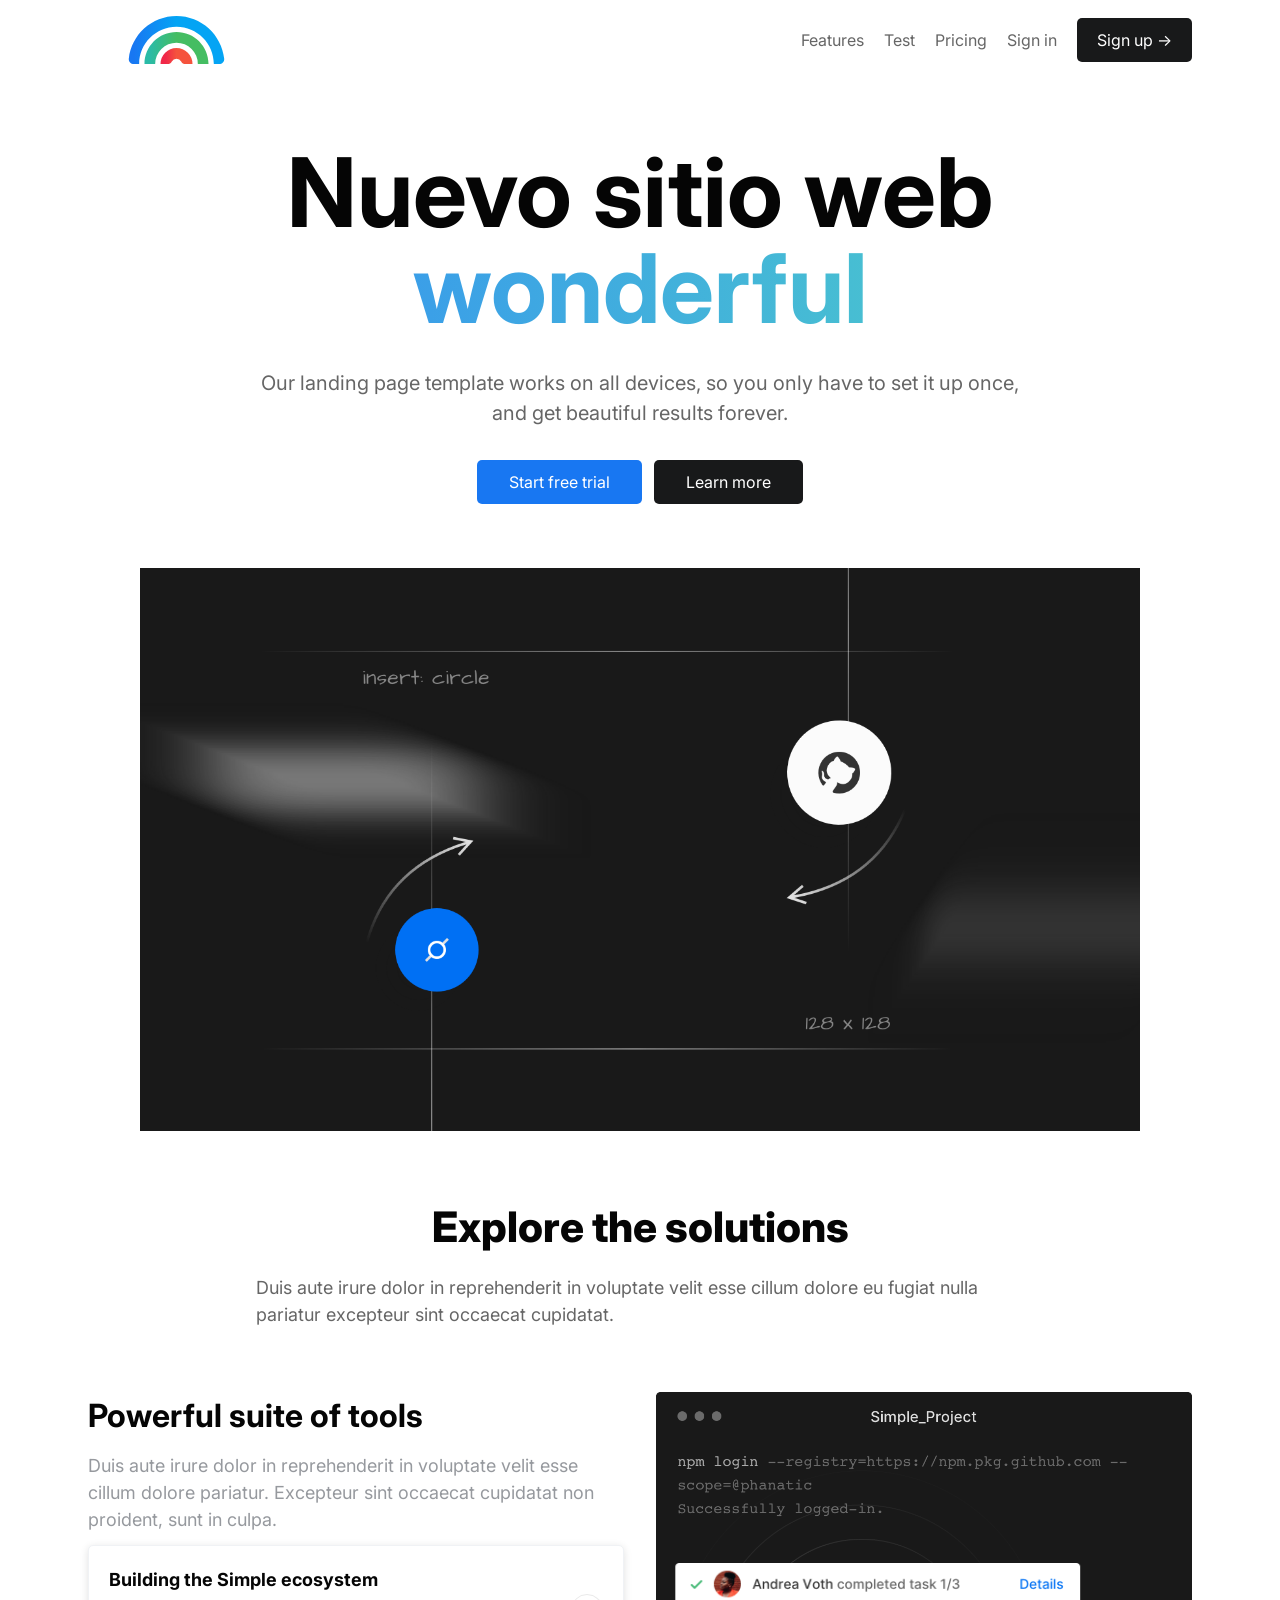
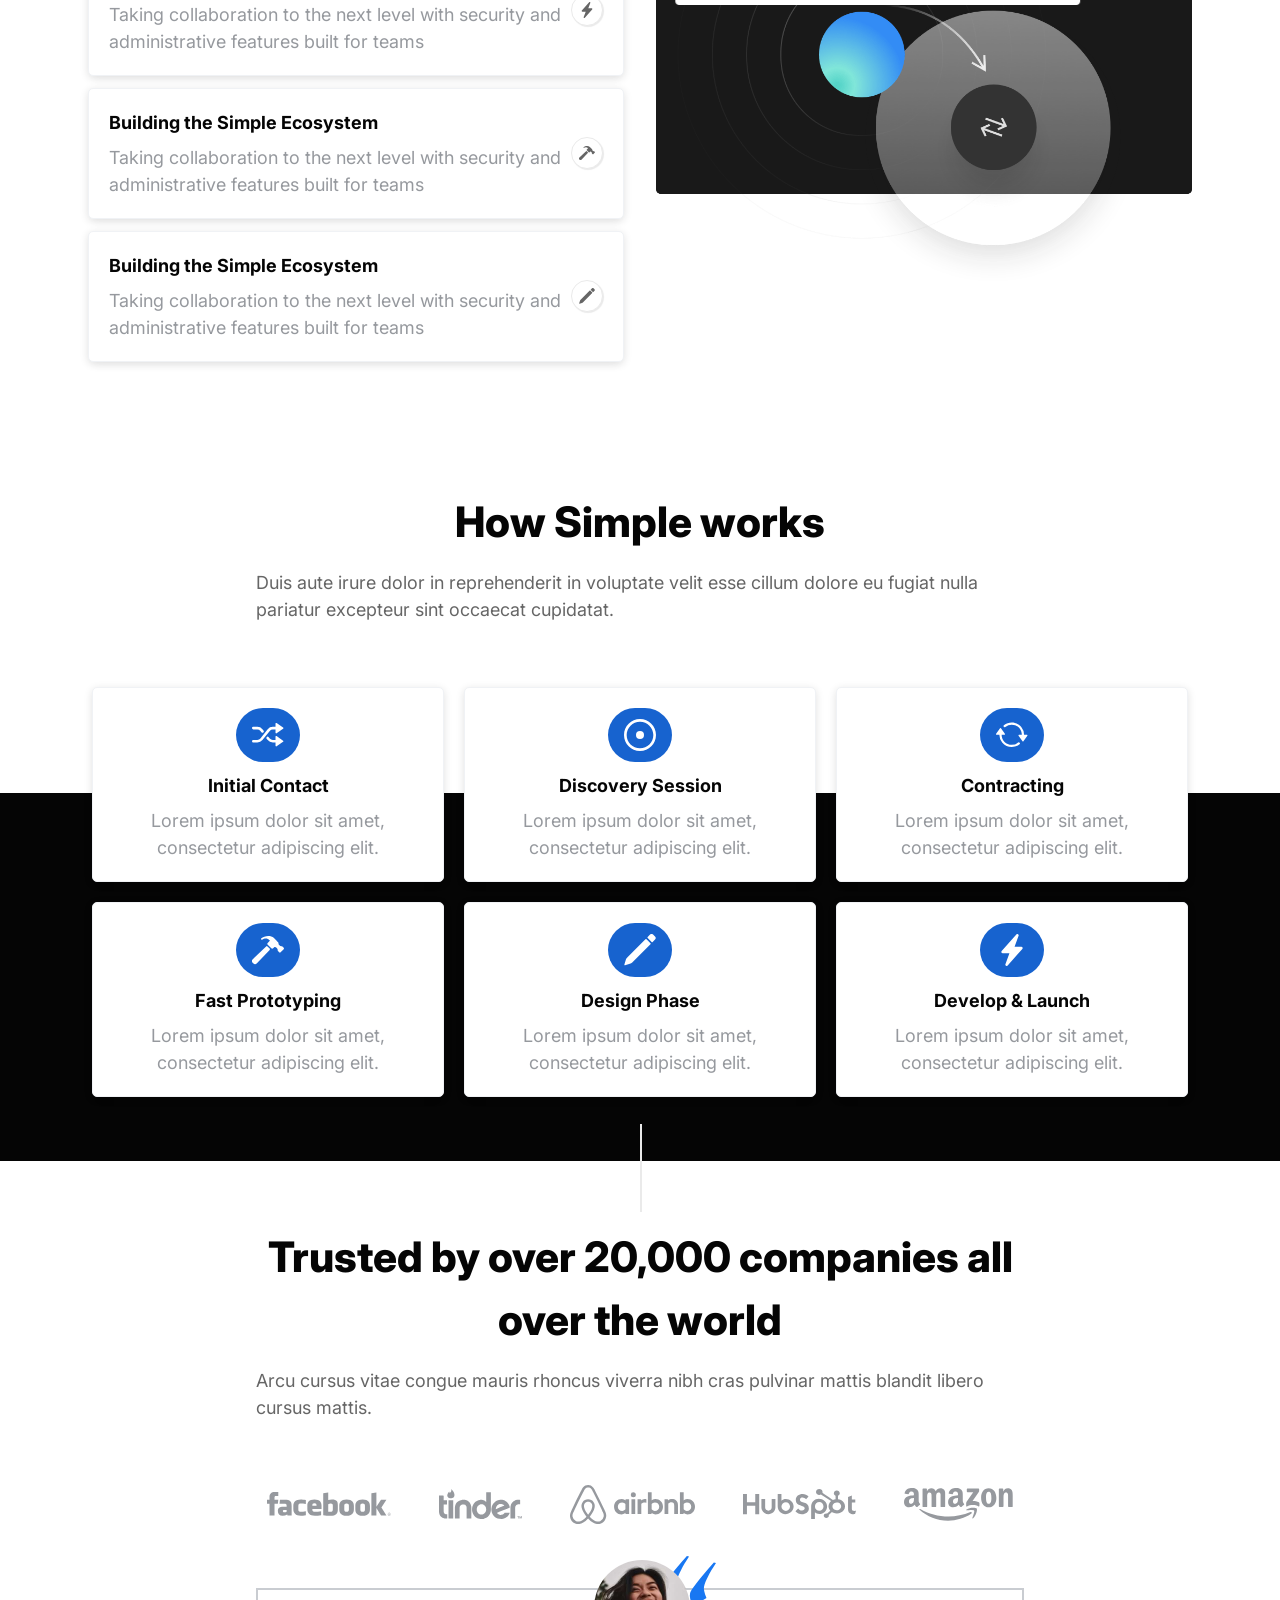
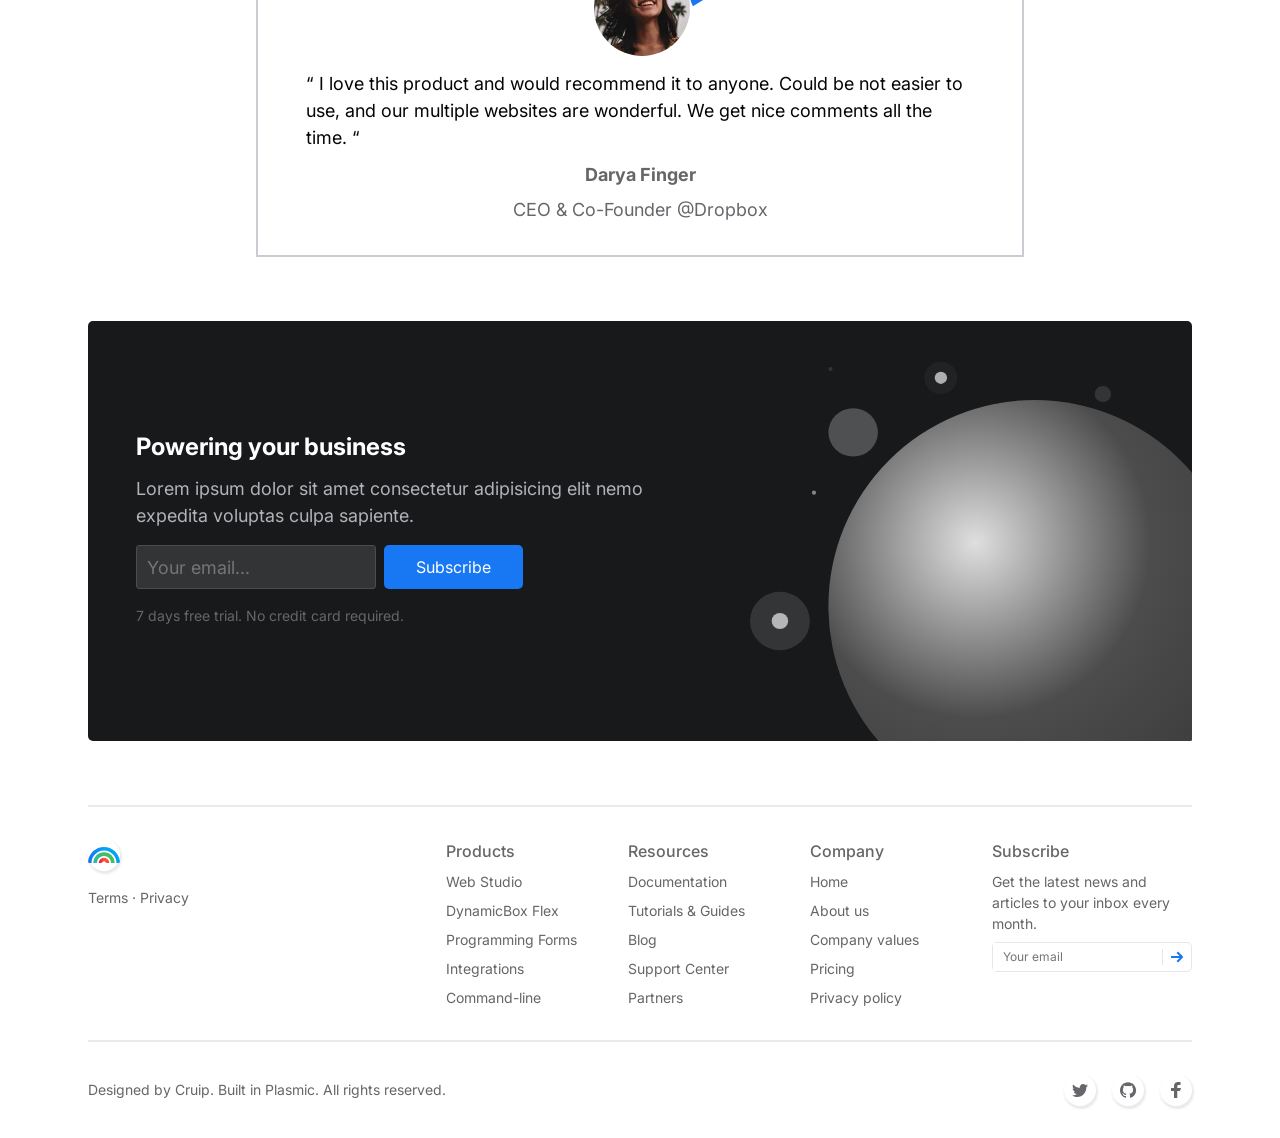
<file: index.html>
<!DOCTYPE html><html><head><meta name="viewport" content="width=device-width"/><meta charSet="utf-8"/><title></title><meta property="og:title" content=""/><meta name="description" property="og:description" content=""/><meta name="next-head-count" content="5"/><link rel="preload" href="/_next/static/css/120f2e2270820d49a21f.css" as="style"/><link rel="stylesheet" href="/_next/static/css/120f2e2270820d49a21f.css" data-n-g=""/><link rel="preload" href="/_next/static/css/060d5bebd41177910eca.css" as="style"/><link rel="stylesheet" href="/_next/static/css/060d5bebd41177910eca.css" data-n-p=""/><link rel="preload" href="/_next/static/css/531fa453c56136570e55.css" as="style"/><link rel="stylesheet" href="/_next/static/css/531fa453c56136570e55.css" data-n-p=""/><noscript data-n-css=""></noscript><script defer="" nomodule="" src="/_next/static/chunks/polyfills-a54b4f32bdc1ef890ddd.js"></script><script src="/_next/static/chunks/webpack-d83e07c3e485802a9bb3.js" defer=""></script><script src="/_next/static/chunks/framework-b97a0ed4f13ff8397343.js" defer=""></script><script src="/_next/static/chunks/main-1fbdd5866fd2a08bb602.js" defer=""></script><script src="/_next/static/chunks/pages/_app-a60580ddeae81bdb9193.js" defer=""></script><script src="/_next/static/chunks/99-843a3665b1e0f0378b49.js" defer=""></script><script src="/_next/static/chunks/540-84ae84b7be9413aafc08.js" defer=""></script><script src="/_next/static/chunks/pages/index-3fd92150395b2e300962.js" defer=""></script><script src="/_next/static/9S3S9EwtBEPB_NU2Kc59h/_buildManifest.js" defer=""></script><script src="/_next/static/9S3S9EwtBEPB_NU2Kc59h/_ssgManifest.js" defer=""></script></head><body><div id="__next"><style>
        body {
          margin: 0;
        }
      </style><div class="plasmic__default_style_plasmic_page_wrapper__17wzu"><div class="plasmic__default_style_all__1QizC plasmic_simple_light_landing_page_root_reset__2R0F4 PlasmicHome_root__sWJgS"><div class="__wab_flex-container"><div class="plasmic__default_style_all__1QizC PlasmicHome_freeBox__hyVg__3Q2zM"><div class="plasmic__default_style_all__1QizC PlasmicHome_freeBox__aNa3H__2ZrO-"><div class="__wab_flex-container"><div class="plasmic__default_style_all__1QizC plasmic_simple_light_landing_page_root_reset__2R0F4 PlasmicHeader_root__3_c7V __wab_instance PlasmicHome_header__1jY5B"><a class="plasmic__default_style_all__1QizC PlasmicHeader_link__Z9mUU" href="/"><svg xmlns="http://www.w3.org/2000/svg" fill="none" viewBox="0 0 36 18" class="plasmic-default__svg plasmic__default_style_all__1QizC PlasmicHeader_svg__21FX5 plasmic-default__svg plasmic__default_style-module--all--1FsbA PlasmicAuthorBio-module--svg--1OtID" height="1em" width="1em" role="img"><path fill="url(#CuJNbcw3Ka)" d="M2 18C.895 18-.012 17.101.11 16.003 1.103 7.002 8.734 0 18 0s16.897 7.002 17.89 16.003C36.013 17.101 35.106 18 34 18h-2c0-7.732-6.268-14-14-14S4 10.268 4 18H2z" clip-rule="evenodd" fill-rule="evenodd"></path><path fill="url(#CuJNbcw3Kb)" d="M6 18c0-6.627 5.373-12 12-12s12 5.373 12 12h-4a8 8 0 10-16 0H6z" clip-rule="evenodd" fill-rule="evenodd"></path><path fill="url(#CuJNbcw3Kc)" d="M12 18a6 6 0 0112 0h-3c-.552 0-.98-.474-1.244-.959a2 2 0 00-3.512 0c-.265.485-.692.959-1.244.959h-3z" clip-rule="evenodd" fill-rule="evenodd"></path><defs><linearGradient gradientUnits="userSpaceOnUse" y2="18" x2="18" y1="18" x1="1.977" id="CuJNbcw3Ka"><stop stop-color="#1877F2"></stop><stop stop-color="#04A4F4" offset="1"></stop></linearGradient><linearGradient gradientUnits="userSpaceOnUse" y2="18" x2="18" y1="18" x1="7.968" id="CuJNbcw3Kb"><stop stop-color="#2ABBA7"></stop><stop stop-color="#45BD62" offset="1"></stop></linearGradient><linearGradient gradientUnits="userSpaceOnUse" y2="18" x2="18" y1="18" x1="13.953" id="CuJNbcw3Kc"><stop stop-color="#F02849"></stop><stop stop-color="#F5533D" offset="1"></stop></linearGradient></defs></svg></a><div class="plasmic__default_style_all__1QizC PlasmicHeader_freeBox__20k2J"><div class="__wab_flex-container"><a class="plasmic__default_style_all__1QizC plasmic_simple_light_landing_page_root_reset__2R0F4 PlasmicLinkButton_root__2Deqp PlasmicLinkButton_root__type_small__2eEid __wab_instance PlasmicHeader_linkButton__wRl4W__3Dox2" href="https://www.google.com"><div class="__wab_slot PlasmicLinkButton_slotText__3xKfe"><div class="__wab_slot-string-wrapper">Features</div></div></a><a class="plasmic__default_style_all__1QizC plasmic_simple_light_landing_page_root_reset__2R0F4 PlasmicLinkButton_root__2Deqp PlasmicLinkButton_root__type_small__2eEid __wab_instance PlasmicHeader_linkButton__yLUlb__by6_Z" href="/test/"><div class="__wab_slot PlasmicLinkButton_slotText__3xKfe"><div class="__wab_slot-string-wrapper">Test</div></div></a><a class="plasmic__default_style_all__1QizC plasmic_simple_light_landing_page_root_reset__2R0F4 PlasmicLinkButton_root__2Deqp PlasmicLinkButton_root__type_small__2eEid __wab_instance PlasmicHeader_linkButton___12Eb__1GKFx" href="/pricing/"><div class="__wab_slot PlasmicLinkButton_slotText__3xKfe"><div class="__wab_slot-string-wrapper">Pricing</div></div></a><a class="plasmic__default_style_all__1QizC plasmic_simple_light_landing_page_root_reset__2R0F4 PlasmicLinkButton_root__2Deqp PlasmicLinkButton_root__type_small__2eEid __wab_instance PlasmicHeader_linkButton__teTja__149Rh" href="/#"><div class="__wab_slot PlasmicLinkButton_slotText__3xKfe"><div class="__wab_slot-string-wrapper">Sign in</div></div></a><a class="plasmic__default_style_all__1QizC plasmic_simple_light_landing_page_root_reset__2R0F4 PlasmicLinkButton_root__2Deqp PlasmicLinkButton_root__narrower__35Q6s PlasmicLinkButton_root__type_solidBlack__GGGlm __wab_instance PlasmicHeader_linkButton__j4Fi7__1ZMQJ" href="/#"><div class="__wab_slot PlasmicLinkButton_slotText__3xKfe PlasmicLinkButton_slotText__type_solidBlack__1LWCl"><div class="__wab_slot-string-wrapper">Sign up -&gt;</div></div></a></div></div></div><div class="plasmic__default_style_all__1QizC plasmic_simple_light_landing_page_root_reset__2R0F4 PlasmicTopSection_root__1OA1K __wab_instance PlasmicHome_topSection__2mQZN"><div class="plasmic__default_style_all__1QizC PlasmicTopSection_freeBox__jZc27__3cIoP"><div class="__wab_flex-container"><div class="plasmic__default_style_all__1QizC PlasmicTopSection_freeBox__wArMw__34hoL"><div class="__wab_flex-container"><div class="plasmic__default_style_all__1QizC PlasmicTopSection_freeBox___6VwPs__1bJnb"><div class="plasmic__default_style_all__1QizC plasmic__default_style___wab_text__1BDc3 PlasmicTopSection_freeBox__gnPzR__2HMlQ">Nuevo sitio web</div><div class="plasmic__default_style_all__1QizC plasmic__default_style___wab_text__1BDc3 PlasmicTopSection_freeBox__l0DMq__1-o3F">wonderful</div></div><div class="plasmic__default_style_all__1QizC plasmic__default_style___wab_text__1BDc3 PlasmicTopSection_freeBox__nlAx3__3D9j_">Our landing page template works on all devices, so you only have to set it up once, and get beautiful results forever.</div></div></div><div class="plasmic__default_style_all__1QizC PlasmicTopSection_freeBox__lFv3I__17K_P"><div class="__wab_flex-container"><a class="plasmic__default_style_all__1QizC plasmic_simple_light_landing_page_root_reset__2R0F4 PlasmicLinkButton_root__2Deqp PlasmicLinkButton_root__type_solidBlue__255BF __wab_instance PlasmicTopSection_linkButton__yNKn__1dmMV" href="/#"><div class="__wab_slot PlasmicLinkButton_slotText__3xKfe PlasmicLinkButton_slotText__type_solidBlue__why1t"><div class="__wab_slot-string-wrapper">Start free trial</div></div></a><a class="plasmic__default_style_all__1QizC plasmic_simple_light_landing_page_root_reset__2R0F4 PlasmicLinkButton_root__2Deqp PlasmicLinkButton_root__type_solidBlack__GGGlm __wab_instance PlasmicTopSection_linkButton__qRkYd__17kpG" href="/#"><div class="__wab_slot PlasmicLinkButton_slotText__3xKfe PlasmicLinkButton_slotText__type_solidBlack__1LWCl"><div class="__wab_slot-string-wrapper">Learn more</div></div></a></div></div><div class="plasmic__default_style_all__1QizC PlasmicTopSection_freeBox__f6Kr4__3F3y7"><img alt="" class="plasmic__default_style_img__3g8in plasmic__default_style_all__1QizC PlasmicTopSection_img__3X9cb" role="img" src="/plasmic/simple_light_landing_page/images/heroImage.png"/></div></div></div></div><div class="plasmic__default_style_all__1QizC plasmic_simple_light_landing_page_root_reset__2R0F4 PlasmicSection_root__3xlrN __wab_instance PlasmicHome_section__mzfJs__3tT-K"><div class="__wab_flex-container"><div class="__wab_slot PlasmicSection_slotTitle__2l4Xp"><div class="__wab_slot-string-wrapper">Explore the solutions</div></div><div class="__wab_slot PlasmicSection_slotSubtitle__HIDdj"><div class="__wab_slot-string-wrapper">Duis aute irure dolor in reprehenderit in voluptate velit esse cillum dolore eu fugiat nulla pariatur excepteur sint occaecat cupidatat.</div></div></div></div><div class="plasmic__default_style_all__1QizC PlasmicHome_freeBox__kk2Xm__1I7zV"><div class="__wab_flex-container"><div class="plasmic__default_style_all__1QizC PlasmicHome_freeBox__lopPq__NCojS"><div class="__wab_flex-container"><div class="plasmic__default_style_all__1QizC plasmic__default_style___wab_text__1BDc3 PlasmicHome_freeBox__fwOpf__3hgGW">Powerful suite of tools</div><div class="plasmic__default_style_all__1QizC plasmic__default_style___wab_text__1BDc3 PlasmicHome_freeBox__gwi2P__32Vvk">Duis aute irure dolor in reprehenderit in voluptate velit esse cillum dolore pariatur. Excepteur sint occaecat cupidatat non proident, sunt in culpa.</div><div class="plasmic__default_style_all__1QizC plasmic_simple_light_landing_page_root_reset__2R0F4 PlasmicFeatureCard_root__1oU4y PlasmicFeatureCard_root__long__36Ga8 __wab_instance PlasmicHome_featureCard__hyLhT__DElvt"><div class="__wab_flex-container"><div class="plasmic__default_style_all__1QizC PlasmicFeatureCard_freeBox__cK2Ue__t7QOl PlasmicFeatureCard_freeBox__long__cK2UevpjJd__2NmTu"><div class="__wab_flex-container"><div class="__wab_slot PlasmicFeatureCard_slotTitle__1nCOk undefined"><div class="__wab_slot-string-wrapper">Building the Simple ecosystem</div></div><div class="__wab_slot PlasmicFeatureCard_slotDescription__AlbNO PlasmicFeatureCard_slotDescription__long__3bUw-"><div class="__wab_slot-string-wrapper">Taking collaboration to the next level with security and administrative features built for teams</div></div></div></div><div class="plasmic__default_style_all__1QizC PlasmicFeatureCard_freeBox__awNmj__wKy2K PlasmicFeatureCard_freeBox__long__awNmjvpjJd__H1xhr"><svg xmlns="http://www.w3.org/2000/svg" fill="none" viewBox="0 0 32 48" height="1em" width="1em" style="fill:currentcolor" class="plasmic-default__svg plasmic__default_style_all__1QizC PlasmicHome_svg__qZbUv__8O1Bj" role="img"><path fill-rule="evenodd" clip-rule="evenodd" d="M31.816 20.175a1.999 1.999 0 01-.32 2.145l-21.984 25a1.999 1.999 0 01-3.376-2.012l6.004-16.309H2.016a2 2 0 01-1.5-3.32L22.5.678a1.999 1.999 0 013.375 2.012l-6.004 16.308h10.125c.785 0 1.498.46 1.82 1.176z" fill="currentColor"></path></svg></div></div></div><div class="plasmic__default_style_all__1QizC plasmic_simple_light_landing_page_root_reset__2R0F4 PlasmicFeatureCard_root__1oU4y PlasmicFeatureCard_root__long__36Ga8 __wab_instance PlasmicHome_featureCard__nImOv__oHdDD"><div class="__wab_flex-container"><div class="plasmic__default_style_all__1QizC PlasmicFeatureCard_freeBox__cK2Ue__t7QOl PlasmicFeatureCard_freeBox__long__cK2UevpjJd__2NmTu"><div class="__wab_flex-container"><div class="__wab_slot PlasmicFeatureCard_slotTitle__1nCOk undefined"><div class="__wab_slot-string-wrapper">Building the Simple Ecosystem</div></div><div class="__wab_slot PlasmicFeatureCard_slotDescription__AlbNO PlasmicFeatureCard_slotDescription__long__3bUw-"><div class="__wab_slot-string-wrapper">Taking collaboration to the next level with security and administrative features built for teams</div></div></div></div><div class="plasmic__default_style_all__1QizC PlasmicFeatureCard_freeBox__awNmj__wKy2K PlasmicFeatureCard_freeBox__long__awNmjvpjJd__H1xhr"><svg xmlns="http://www.w3.org/2000/svg" fill="none" viewBox="0 0 50 44" height="1em" width="1em" style="fill:currentcolor" class="plasmic-default__svg plasmic__default_style_all__1QizC PlasmicHome_svg__zssD3__3x8bD" role="img"><path fill-rule="evenodd" clip-rule="evenodd" d="M49.538 20.723l-4.855 4.852a1.5 1.5 0 01-2.121 0l-2.014-2.012a1.44 1.44 0 01-.365-1.258 4.03 4.03 0 00-1.472-3.405c-1.563-1.563-3.206-1.94-3.987-1.159l-1.695 1.695a2 2 0 01-2.828 0l-5.656-5.653a1.999 1.999 0 010-2.827l2.984-2.983a.974.974 0 00-.004-1.369c-3.856-3.949-8.356-2.754-11.735-.738a1.01 1.01 0 01-1.157-.156l-.436-.435a.76.76 0 01.012-1.076l.005-.005C19.06-.65 29.33-1.595 33.924 2.995l7.098 7.095c.316.337.452.805.365 1.258a4.03 4.03 0 001.472 3.405 4.034 4.034 0 003.407 1.472 1.44 1.44 0 011.259.365l2.013 2.012c.586.585.586 1.534.001 2.12zm-25.344-4.28l3.367 3.365c.587.587.597 1.535.024 2.135L7.694 42.728a4.073 4.073 0 01-5.822.064L1.2 42.12a4.068 4.068 0 01.064-5.819l20.795-19.88a1.528 1.528 0 012.136.023z" fill="currentColor"></path></svg></div></div></div><div class="plasmic__default_style_all__1QizC plasmic_simple_light_landing_page_root_reset__2R0F4 PlasmicFeatureCard_root__1oU4y PlasmicFeatureCard_root__long__36Ga8 __wab_instance PlasmicHome_featureCard___2BWpc__Boy4O"><div class="__wab_flex-container"><div class="plasmic__default_style_all__1QizC PlasmicFeatureCard_freeBox__cK2Ue__t7QOl PlasmicFeatureCard_freeBox__long__cK2UevpjJd__2NmTu"><div class="__wab_flex-container"><div class="__wab_slot PlasmicFeatureCard_slotTitle__1nCOk undefined"><div class="__wab_slot-string-wrapper">Building the Simple Ecosystem</div></div><div class="__wab_slot PlasmicFeatureCard_slotDescription__AlbNO PlasmicFeatureCard_slotDescription__long__3bUw-"><div class="__wab_slot-string-wrapper">Taking collaboration to the next level with security and administrative features built for teams</div></div></div></div><div class="plasmic__default_style_all__1QizC PlasmicFeatureCard_freeBox__awNmj__wKy2K PlasmicFeatureCard_freeBox__long__awNmjvpjJd__H1xhr"><svg xmlns="http://www.w3.org/2000/svg" fill="none" viewBox="0 0 44 45" height="1em" width="1em" style="fill:currentcolor" class="plasmic-default__svg plasmic__default_style_all__1QizC PlasmicHome_svg___8SuAx__2wa4m" role="img"><path fill-rule="evenodd" clip-rule="evenodd" d="M.053 43.064l2.017-6.739a8.003 8.003 0 012.003-3.358L29.721 7.28a.998.998 0 011.41-.001l.002.001 5.579 5.588a1 1 0 010 1.414L11.065 39.968a7.993 7.993 0 01-3.357 2.009l-6.723 2.02a.75.75 0 01-.932-.933zM40.366.875l2.746 2.75a2.993 2.993 0 010 4.228l-3.347 3.35a.994.994 0 01-1.406.002l-.001-.001-5.56-5.569a.998.998 0 010-1.41l3.346-3.35a2.982 2.982 0 014.222 0z" fill="currentColor"></path></svg></div></div></div></div></div><div class="plasmic__default_style_all__1QizC PlasmicHome_freeBox__gucEu__16uRB"><img alt="" class="plasmic__default_style_img__3g8in plasmic__default_style_all__1QizC PlasmicHome_img__og83Z__3ny-r" role="img" src="/plasmic/simple_light_landing_page/images/simpleProject.png"/><img alt="" class="plasmic__default_style_img__3g8in plasmic__default_style_all__1QizC PlasmicHome_img__adCzt__LnnI8" role="img" src="/plasmic/simple_light_landing_page/images/task.png"/></div></div></div></div></div></div><div class="plasmic__default_style_all__1QizC PlasmicHome_freeBox__opGIz__3nbu1"><div class="plasmic__default_style_all__1QizC PlasmicHome_freeBox__bTcP7__14-VV"></div><div class="plasmic__default_style_all__1QizC PlasmicHome_freeBox__gq2KP__27ced"><div class="plasmic__default_style_all__1QizC PlasmicHome_freeBox__mz9Ow__1Rtcs"><div class="plasmic__default_style_all__1QizC plasmic_simple_light_landing_page_root_reset__2R0F4 PlasmicSection_root__3xlrN __wab_instance PlasmicHome_section__oPn6I__3FzGd"><div class="__wab_flex-container"><div class="__wab_slot PlasmicSection_slotTitle__2l4Xp"><div class="__wab_slot-string-wrapper">How Simple works</div></div><div class="__wab_slot PlasmicSection_slotSubtitle__HIDdj"><div class="__wab_slot-string-wrapper">Duis aute irure dolor in reprehenderit in voluptate velit esse cillum dolore eu fugiat nulla pariatur excepteur sint occaecat cupidatat.</div></div></div></div><div class="plasmic__default_style_all__1QizC PlasmicHome_freeBox__vsCk8__368jU"><div class="__wab_flex-container"><div class="plasmic__default_style_all__1QizC plasmic_simple_light_landing_page_root_reset__2R0F4 PlasmicFeatureCard_root__1oU4y __wab_instance PlasmicHome_featureCard__scBij__4xBk3"><div class="__wab_flex-container"><div class="plasmic__default_style_all__1QizC PlasmicFeatureCard_freeBox__aNxBu__2VKG0"><div class="plasmic__default_style_all__1QizC PlasmicFeatureCard_freeBox__z81Xf__B7IFG"><svg xmlns="http://www.w3.org/2000/svg" fill="none" viewBox="0 0 49 37" height="1em" width="1em" style="fill:currentcolor" class="plasmic-default__svg plasmic__default_style_all__1QizC PlasmicHome_svg___53JHb__1qlkc" role="img"><path fill-rule="evenodd" clip-rule="evenodd" d="M37.628 35.822a1.024 1.024 0 01-1.618-.82v-4.98h-4.163a9.985 9.985 0 01-7.798-3.754l-1.595-2.003a2.01 2.01 0 010-2.51 1.993 1.993 0 013.114 0l1.6 2.009a6.005 6.005 0 004.69 2.257h4.152v-4.996a1.024 1.024 0 011.618-.819l9.948 6.989a.997.997 0 010 1.638l-9.948 6.989zm0-20a1.024 1.024 0 01-1.618-.82V10.02h-4.152a5.972 5.972 0 00-4.686 2.252L15.977 26.268a9.952 9.952 0 01-7.809 3.753H2.014a2 2 0 110-4h6.154a5.97 5.97 0 004.686-2.251L24.049 9.773a9.95 9.95 0 017.809-3.754h4.152V1.025a1.024 1.024 0 011.618-.819l9.948 6.989a.997.997 0 010 1.638l-9.948 6.989zM15.984 9.78l1.59 1.995a2 2 0 01-3.116 2.51l-1.604-2.015a5.99 5.99 0 00-4.678-2.251h-6.06A2.072 2.072 0 01.041 8.354 2.002 2.002 0 012.014 6.02h6.154a10.01 10.01 0 017.816 3.762z" fill="currentColor"></path></svg></div></div><div class="plasmic__default_style_all__1QizC PlasmicFeatureCard_freeBox__cK2Ue__t7QOl"><div class="__wab_flex-container"><div class="__wab_slot PlasmicFeatureCard_slotTitle__1nCOk"><div class="__wab_slot-string-wrapper">Initial Contact</div></div><div class="__wab_slot PlasmicFeatureCard_slotDescription__AlbNO"><div class="__wab_slot-string-wrapper">Lorem ipsum dolor sit amet, consectetur adipiscing elit.</div></div></div></div></div></div><div class="plasmic__default_style_all__1QizC plasmic_simple_light_landing_page_root_reset__2R0F4 PlasmicFeatureCard_root__1oU4y __wab_instance PlasmicHome_featureCard__bez8N__3P1vf"><div class="__wab_flex-container"><div class="plasmic__default_style_all__1QizC PlasmicFeatureCard_freeBox__aNxBu__2VKG0"><div class="plasmic__default_style_all__1QizC PlasmicFeatureCard_freeBox__z81Xf__B7IFG"><svg xmlns="http://www.w3.org/2000/svg" fill="none" viewBox="0 0 48 48" height="1em" width="1em" style="fill:currentcolor" class="plasmic-default__svg plasmic__default_style_all__1QizC PlasmicHome_svg__zbpts__2YmWD" role="img"><path d="M24 30a6 6 0 100-12 6 6 0 000 12z" fill="currentColor"></path><path fill-rule="evenodd" clip-rule="evenodd" d="M48 24c0 13.255-10.745 24-24 24S0 37.255 0 24 10.745 0 24 0s24 10.745 24 24zm-4 0c0 11.046-8.954 20-20 20S4 35.046 4 24 12.954 4 24 4s20 8.954 20 20z" fill="currentColor"></path></svg></div></div><div class="plasmic__default_style_all__1QizC PlasmicFeatureCard_freeBox__cK2Ue__t7QOl"><div class="__wab_flex-container"><div class="__wab_slot PlasmicFeatureCard_slotTitle__1nCOk"><div class="__wab_slot-string-wrapper">Discovery Session</div></div><div class="__wab_slot PlasmicFeatureCard_slotDescription__AlbNO"><div class="__wab_slot-string-wrapper">Lorem ipsum dolor sit amet, consectetur adipiscing elit.</div></div></div></div></div></div><div class="plasmic__default_style_all__1QizC plasmic_simple_light_landing_page_root_reset__2R0F4 PlasmicFeatureCard_root__1oU4y __wab_instance PlasmicHome_featureCard__w9Z08__1l6yV"><div class="__wab_flex-container"><div class="plasmic__default_style_all__1QizC PlasmicFeatureCard_freeBox__aNxBu__2VKG0"><div class="plasmic__default_style_all__1QizC PlasmicFeatureCard_freeBox__z81Xf__B7IFG"><svg xmlns="http://www.w3.org/2000/svg" fill="none" viewBox="0 0 57 45" height="1em" width="1em" style="fill:currentcolor" class="plasmic-default__svg plasmic__default_style_all__1QizC PlasmicHome_svg__qxLDr__3K4ba" role="img"><path fill-rule="evenodd" clip-rule="evenodd" d="M48.836 33.607a.995.995 0 01-1.638 0l-6.989-9.974a1.027 1.027 0 01.82-1.623h4.983c-.007-9.942-8.072-17.996-18.015-17.989a18.002 18.002 0 00-11.35 4.04 2 2 0 11-2.59-3.05c9.397-7.706 23.26-6.335 30.966 3.061a22.003 22.003 0 014.99 13.938h4.993a1.027 1.027 0 01.819 1.623l-6.989 9.974zM8.823 10.435l6.989 9.974a1.027 1.027 0 01-.819 1.623H10.01c.007 9.942 8.072 17.996 18.014 17.99a18.001 18.001 0 0011.351-4.04 2 2 0 112.59 3.05c-9.397 7.706-23.26 6.335-30.966-3.061A22.002 22.002 0 016.01 22.032H1.015a1.027 1.027 0 01-.819-1.622l6.99-9.974a.995.995 0 011.637 0z" fill="currentColor"></path></svg></div></div><div class="plasmic__default_style_all__1QizC PlasmicFeatureCard_freeBox__cK2Ue__t7QOl"><div class="__wab_flex-container"><div class="__wab_slot PlasmicFeatureCard_slotTitle__1nCOk"><div class="__wab_slot-string-wrapper">Contracting</div></div><div class="__wab_slot PlasmicFeatureCard_slotDescription__AlbNO"><div class="__wab_slot-string-wrapper">Lorem ipsum dolor sit amet, consectetur adipiscing elit.</div></div></div></div></div></div><div class="plasmic__default_style_all__1QizC plasmic_simple_light_landing_page_root_reset__2R0F4 PlasmicFeatureCard_root__1oU4y __wab_instance PlasmicHome_featureCard___9NOqZ__3aBtp"><div class="__wab_flex-container"><div class="plasmic__default_style_all__1QizC PlasmicFeatureCard_freeBox__aNxBu__2VKG0"><div class="plasmic__default_style_all__1QizC PlasmicFeatureCard_freeBox__z81Xf__B7IFG"><svg xmlns="http://www.w3.org/2000/svg" fill="none" viewBox="0 0 50 44" height="1em" width="1em" style="fill:currentcolor" class="plasmic-default__svg plasmic__default_style_all__1QizC PlasmicHome_svg__gQeuH__Ms2-l" role="img"><path fill-rule="evenodd" clip-rule="evenodd" d="M49.538 20.723l-4.855 4.852a1.5 1.5 0 01-2.121 0l-2.014-2.012a1.44 1.44 0 01-.365-1.258 4.03 4.03 0 00-1.472-3.405c-1.563-1.563-3.206-1.94-3.987-1.159l-1.695 1.695a2 2 0 01-2.828 0l-5.656-5.653a1.999 1.999 0 010-2.827l2.984-2.983a.974.974 0 00-.004-1.369c-3.856-3.949-8.356-2.754-11.735-.738a1.01 1.01 0 01-1.157-.156l-.436-.435a.76.76 0 01.012-1.076l.005-.005C19.06-.65 29.33-1.595 33.924 2.995l7.098 7.095c.316.337.452.805.365 1.258a4.03 4.03 0 001.472 3.405 4.034 4.034 0 003.407 1.472 1.44 1.44 0 011.259.365l2.013 2.012c.586.585.586 1.534.001 2.12zm-25.344-4.28l3.367 3.365c.587.587.597 1.535.024 2.135L7.694 42.728a4.073 4.073 0 01-5.822.064L1.2 42.12a4.068 4.068 0 01.064-5.819l20.795-19.88a1.528 1.528 0 012.136.023z" fill="currentColor"></path></svg></div></div><div class="plasmic__default_style_all__1QizC PlasmicFeatureCard_freeBox__cK2Ue__t7QOl"><div class="__wab_flex-container"><div class="__wab_slot PlasmicFeatureCard_slotTitle__1nCOk"><div class="__wab_slot-string-wrapper">Fast Prototyping</div></div><div class="__wab_slot PlasmicFeatureCard_slotDescription__AlbNO"><div class="__wab_slot-string-wrapper">Lorem ipsum dolor sit amet, consectetur adipiscing elit.</div></div></div></div></div></div><div class="plasmic__default_style_all__1QizC plasmic_simple_light_landing_page_root_reset__2R0F4 PlasmicFeatureCard_root__1oU4y __wab_instance PlasmicHome_featureCard__oHyHj__2xBQs"><div class="__wab_flex-container"><div class="plasmic__default_style_all__1QizC PlasmicFeatureCard_freeBox__aNxBu__2VKG0"><div class="plasmic__default_style_all__1QizC PlasmicFeatureCard_freeBox__z81Xf__B7IFG"><svg xmlns="http://www.w3.org/2000/svg" fill="none" viewBox="0 0 44 45" height="1em" width="1em" style="fill:currentcolor" class="plasmic-default__svg plasmic__default_style_all__1QizC PlasmicHome_svg__hGZgY__6SaWa" role="img"><path fill-rule="evenodd" clip-rule="evenodd" d="M.053 43.064l2.017-6.739a8.003 8.003 0 012.003-3.358L29.721 7.28a.998.998 0 011.41-.001l.002.001 5.579 5.588a1 1 0 010 1.414L11.065 39.968a7.993 7.993 0 01-3.357 2.009l-6.723 2.02a.75.75 0 01-.932-.933zM40.366.875l2.746 2.75a2.993 2.993 0 010 4.228l-3.347 3.35a.994.994 0 01-1.406.002l-.001-.001-5.56-5.569a.998.998 0 010-1.41l3.346-3.35a2.982 2.982 0 014.222 0z" fill="currentColor"></path></svg></div></div><div class="plasmic__default_style_all__1QizC PlasmicFeatureCard_freeBox__cK2Ue__t7QOl"><div class="__wab_flex-container"><div class="__wab_slot PlasmicFeatureCard_slotTitle__1nCOk"><div class="__wab_slot-string-wrapper">Design Phase</div></div><div class="__wab_slot PlasmicFeatureCard_slotDescription__AlbNO"><div class="__wab_slot-string-wrapper">Lorem ipsum dolor sit amet, consectetur adipiscing elit.</div></div></div></div></div></div><div class="plasmic__default_style_all__1QizC plasmic_simple_light_landing_page_root_reset__2R0F4 PlasmicFeatureCard_root__1oU4y __wab_instance PlasmicHome_featureCard__amTrG__3UAH6"><div class="__wab_flex-container"><div class="plasmic__default_style_all__1QizC PlasmicFeatureCard_freeBox__aNxBu__2VKG0"><div class="plasmic__default_style_all__1QizC PlasmicFeatureCard_freeBox__z81Xf__B7IFG"><svg xmlns="http://www.w3.org/2000/svg" fill="none" viewBox="0 0 32 48" height="1em" width="1em" style="fill:currentcolor" class="plasmic-default__svg plasmic__default_style_all__1QizC PlasmicHome_svg__j0VGa__14_AI" role="img"><path fill-rule="evenodd" clip-rule="evenodd" d="M31.816 20.175a1.999 1.999 0 01-.32 2.145l-21.984 25a1.999 1.999 0 01-3.376-2.012l6.004-16.309H2.016a2 2 0 01-1.5-3.32L22.5.678a1.999 1.999 0 013.375 2.012l-6.004 16.308h10.125c.785 0 1.498.46 1.82 1.176z" fill="currentColor"></path></svg></div></div><div class="plasmic__default_style_all__1QizC PlasmicFeatureCard_freeBox__cK2Ue__t7QOl"><div class="__wab_flex-container"><div class="__wab_slot PlasmicFeatureCard_slotTitle__1nCOk"><div class="__wab_slot-string-wrapper">Develop &amp; Launch</div></div><div class="__wab_slot PlasmicFeatureCard_slotDescription__AlbNO"><div class="__wab_slot-string-wrapper">Lorem ipsum dolor sit amet, consectetur adipiscing elit.</div></div></div></div></div></div></div></div></div></div><div class="plasmic__default_style_all__1QizC PlasmicHome_freeBox__b4Hfo__2yeug"></div></div><div class="plasmic__default_style_all__1QizC PlasmicHome_freeBox__ccmSs__OT99n"><div class="plasmic__default_style_all__1QizC PlasmicHome_freeBox__m5OKa__2Y0MK"><div class="__wab_flex-container"><div class="plasmic__default_style_all__1QizC plasmic_simple_light_landing_page_root_reset__2R0F4 PlasmicSection_root__3xlrN __wab_instance PlasmicHome_section__md6Yp__uTg2t"><div class="__wab_flex-container"><div class="__wab_slot PlasmicSection_slotTitle__2l4Xp"><div class="__wab_slot-string-wrapper">Trusted by over 20,000 companies all over the world</div></div><div class="__wab_slot PlasmicSection_slotSubtitle__HIDdj"><div class="__wab_slot-string-wrapper">Arcu cursus vitae congue mauris rhoncus viverra nibh cras pulvinar mattis blandit libero cursus mattis.</div></div></div></div><div class="plasmic__default_style_all__1QizC PlasmicHome_freeBox__lq6Co__39xQg"><div class="__wab_flex-container"><svg xmlns="http://www.w3.org/2000/svg" class="plasmic-default__svg plasmic__default_style_all__1QizC PlasmicHome_svg__evBL__2z1yc max-w-full fill-current text-gray-400" viewBox="0 0 124 24" height="1em" width="1em" style="fill:currentcolor" role="img"><path d="M63.734 11.56c-1.022 0-1.76.325-2.506.657v7.506c.715.066 1.125.066 1.804.066 2.454 0 2.79-1.091 2.79-2.615v-3.585c0-1.125-.384-2.03-2.088-2.03zm-16.295-.41c-1.702 0-2.09.908-2.09 2.032v.632h4.179v-.632c0-1.124-.389-2.032-2.089-2.032zm-31.566 7.813c0 .89.432 1.351 1.386 1.351 1.023 0 1.628-.324 2.375-.656v-1.781h-2.236c-1.06 0-1.525.191-1.525 1.086zm63.711-7.403c-1.705 0-2.296.904-2.296 2.03v4.106c0 1.128.591 2.035 2.296 2.035 1.7 0 2.296-.907 2.296-2.035V13.59c0-1.125-.596-2.03-2.296-2.03zM7.517 23.568H2.505V11.783H0v-4.06h2.505v-2.44C2.505 1.97 3.92 0 7.936 0h3.346v4.062H9.19c-1.565 0-1.668.568-1.668 1.627l-.006 2.033h3.787l-.442 4.06H7.517v11.786zm17.13.03H20.47l-.18-1.026a9.802 9.802 0 01-4.733 1.193c-3.064 0-4.695-1.988-4.695-4.738 0-3.243 1.903-4.401 5.307-4.401h3.465v-.701c0-1.656-.195-2.142-2.817-2.142h-4.286l.419-4.06h4.685c5.751 0 7.013 1.764 7.013 6.235v9.64zm14.207-11.517c-2.6-.433-3.347-.528-4.597-.528-2.247 0-2.926.481-2.926 2.334v3.506c0 1.854.679 2.337 2.926 2.337 1.25 0 1.997-.096 4.597-.531v3.961c-2.277.496-3.76.626-5.015.626-5.381 0-7.52-2.749-7.52-6.72v-2.845c0-3.974 2.139-6.728 7.52-6.728 1.254 0 2.738.13 5.015.629v3.959zm15.686 4.985h-9.192v.327c0 1.854.68 2.337 2.925 2.337 2.02 0 3.252-.096 5.847-.531v3.961c-2.503.496-3.807.626-6.262.626-5.382 0-7.522-2.749-7.522-6.72v-3.253c0-3.474 1.588-6.32 7.103-6.32s7.1 2.813 7.1 6.32v3.253zm16.294.075c0 3.838-1.13 6.638-7.971 6.638-2.47 0-3.92-.21-6.647-.618V1.22l5.01-.812v7.675c1.084-.391 2.485-.59 3.76-.59 5.012 0 5.847 2.183 5.847 5.69v3.958zm16.062.084c0 3.31-1.407 6.522-7.295 6.522-5.891 0-7.325-3.211-7.325-6.522v-3.197c0-3.313 1.434-6.525 7.325-6.525 5.888 0 7.295 3.212 7.295 6.525v3.197zm16.052 0c0 3.31-1.41 6.522-7.296 6.522-5.89 0-7.325-3.211-7.325-6.522v-3.197c0-3.313 1.434-6.525 7.325-6.525 5.887 0 7.296 3.212 7.296 6.525v3.197zm16.473 6.343h-5.432l-4.593-7.449v7.45h-5.013V1.218l5.013-.812v14.388l4.593-7.073h5.432l-5.015 7.718 5.015 8.128zM95.635 11.56c-1.703 0-2.293.904-2.293 2.03v4.106c0 1.128.59 2.035 2.293 2.035 1.7 0 2.301-.907 2.301-2.035V13.59c0-1.125-.601-2.03-2.301-2.03zm26.646 9.228c.844 0 1.517.669 1.517 1.504 0 .848-.673 1.509-1.523 1.509a1.511 1.511 0 01-1.531-1.51c0-.834.685-1.503 1.531-1.503h.006zm-.006.234c-.68 0-1.236.569-1.236 1.27 0 .714.557 1.275 1.242 1.275.687.007 1.235-.561 1.235-1.268 0-.708-.548-1.277-1.235-1.277h-.006zm-.288 2.145h-.275v-1.678c.144-.02.282-.039.488-.039.261 0 .432.054.537.127.101.074.156.187.156.346 0 .222-.15.355-.335.409v.013c.15.027.253.16.288.406.04.261.082.36.109.415h-.289c-.04-.054-.082-.207-.116-.428-.04-.214-.152-.294-.372-.294h-.19v.723h-.001zm0-.929h.2c.225 0 .417-.08.417-.288 0-.147-.109-.293-.418-.293-.09 0-.152.006-.2.013v.568z"></path></svg><svg xmlns="http://www.w3.org/2000/svg" class="plasmic-default__svg plasmic__default_style_all__1QizC PlasmicHome_svg___85B0R__2M425 max-w-full fill-current text-gray-400" viewBox="0 0 83 30" height="1em" width="1em" style="fill:currentcolor" role="img"><path d="M12.186 0c.2.093.326.285.486.437.26.225.452.523.705.755.312.298.512.675.771 1.013.452.682.851 1.41 1.057 2.205.213.542.246 1.132.233 1.714.013.53-.133 1.053-.372 1.53-.413.721-1.157 1.205-1.935 1.463-.971.232-2.042.272-2.98-.139-.338-.185-.724-.311-.997-.603-.631-.516-.997-1.357-.877-2.171.186-1.45 1.057-2.695 1.988-3.767.086.158.013.344.073.51.08.35.206.721.472.973.326-.298.672-.596.95-.94.254-.371.46-.782.546-1.219.02-.556.073-1.139-.14-1.668l.02-.093zM.005 6.614c1.556.014 3.118-.013 4.674.014 0 1.542.014 3.085-.006 4.628 1.104.02 2.207.006 3.318.006.013.12.02.239.02.358-.014 1.271.006 2.536-.014 3.807-1.11.013-2.214 0-3.324.006.02 2.285-.007 4.562.013 6.846.04.2.067.398.06.603-.02.185.093.338.133.51.086.397.306.755.558 1.066.373.37.851.629 1.363.741.466.073.931.113 1.404.08.026.08.04.159.04.245a319.227 319.227 0 000 3.568c0 .166-.034.331-.06.49-.672 0-1.344.047-2.015 0-.4-.086-.825-.046-1.21-.218-1.07-.252-2.095-.781-2.86-1.583C.977 26.702.372 25.18.126 23.67c-.067-.166-.027-.358-.054-.536-.093-.365-.053-.749-.066-1.12a5974.61 5974.61 0 010-15.4zm22.714 4.29c.279-.072.578-.02.857-.079.586-.073 1.164.02 1.743.04.405-.007.797.113 1.196.192 1.483.358 2.886 1.145 3.904 2.297.18.298.452.517.624.821.433.682.719 1.444.965 2.212.153.563.232 1.145.306 1.721.033 1.278.013 2.563.02 3.84-.007 2.55.006 5.099-.007 7.648-1.556-.02-3.105-.007-4.655-.014a.365.365 0 01-.06-.046c-.006-3.569 0-7.137 0-10.7.007-.436-.073-.86-.166-1.277a4.106 4.106 0 00-.671-1.172c-.173-.205-.412-.338-.605-.517-.3-.198-.652-.29-.991-.384-.18-.013-.36 0-.525-.06-.712-.046-1.437.014-2.102.286-.485.231-.937.549-1.256.993-.526.622-.698 1.47-.685 2.264 0 3.536.007 7.078 0 10.613-1.57.014-3.139-.006-4.708.014-.026-3.41 0-6.827-.013-10.236.007-.437-.007-.874.027-1.311.086-.219.026-.457.093-.67.12-.807.425-1.575.764-2.31.333-.642.732-1.258 1.25-1.768.406-.41.825-.84 1.337-1.125.99-.689 2.16-1.106 3.358-1.271zm55.72-.039c.579-.013 1.15-.126 1.73-.033.312.04.63.033.943.046.06.576.014 1.159.027 1.735v2.317c0 .146.02.298-.04.437-.153-.112-.359-.073-.532-.119-.705-.06-1.43-.026-2.094.238a3.333 3.333 0 00-1.869 1.596c-.113.14-.113.338-.24.47-.205.742-.219 1.516-.205 2.278-.007 3.257.02 6.508-.014 9.766-1.55-.02-3.105 0-4.66-.014-.014-.013-.034-.04-.047-.053V18.903c-.02-.444.08-.874.073-1.311.106-.212.08-.457.146-.675.332-1.676 1.217-3.258 2.56-4.337.26-.291.632-.43.938-.662.99-.603 2.14-.894 3.284-1.053zm-68.919.39c1.57.027 3.138-.006 4.708.014 0 6.058-.007 12.11 0 18.161 0 .06 0 .179-.093.159H9.533c-.04-1-.006-2.006-.02-3.006.007-5.105 0-10.216.007-15.327zm49.238 12.29c.399-.153.784-.352 1.19-.49.585-.226 1.157-.497 1.742-.722 1.21-.557 2.46-1.02 3.684-1.543.292-.16.625-.232.91-.404.326-.126.652-.238.971-.384.28-.166.599-.232.885-.377.379-.153.744-.325 1.13-.464.392-.218.831-.324 1.223-.536.107-.073.28-.053.346-.179-.113-.159-.053-.358-.113-.53-.086-.31-.173-.615-.246-.92a8.648 8.648 0 00-1.316-2.569c-.712-1.026-1.69-1.854-2.773-2.463-.712-.43-1.51-.675-2.307-.887-.492-.06-.965-.232-1.463-.225-.452-.06-.918-.086-1.363-.007-.792.013-1.55.205-2.3.424-1.31.457-2.554 1.152-3.558 2.112-.3.278-.546.603-.831.887-.446.57-.852 1.172-1.157 1.821-.433.973-.845 1.993-.891 3.072-.147.517-.1 1.06-.107 1.59-.013.337.04.668.107.992-.02.344.113.662.16.993.112.702.425 1.351.71 2 .785 1.602 2.022 2.993 3.571 3.9 1.018.622 2.148 1.066 3.332 1.231.964.152 1.954.179 2.925.053.333.027.652-.12.984-.139 1.417-.331 2.806-.927 3.877-1.927.319-.251.618-.55.87-.867.426-.43.732-.953 1.038-1.47a8.94 8.94 0 00.705-1.735c-.093-.04-.2-.026-.292-.026-1.556.007-3.106-.007-4.662 0-.146 0-.146.199-.239.278-.266.384-.605.708-.964 1.013-.519.37-1.13.57-1.736.748-.16.02-.312.013-.458.073-.373.027-.752.013-1.13.007a9.945 9.945 0 01-1.244-.305c-.625-.318-1.237-.682-1.709-1.198-.12-.146-.312-.258-.352-.45.106-.047.206-.12.325-.14.193-.033.34-.185.526-.238zm-1.915-3.351c-.093-.232-.007-.503-.02-.748.106-.338.14-.695.266-1.033.319-.748.711-1.483 1.283-2.073.266-.218.492-.483.798-.648.226-.12.445-.252.678-.358.432-.126.851-.324 1.303-.324.413-.1.838-.047 1.257-.04 1.097.152 2.201.622 2.912 1.49.074.172-.172.185-.272.251-.432.239-.918.358-1.35.603-.193.033-.36.152-.545.212-1.377.596-2.78 1.119-4.143 1.741a33.27 33.27 0 00-2.167.927zm-4.954-17.03c-1.456-.012-2.912 0-4.369-.006-.106.013-.232-.033-.319.047.014 3.111 0 6.23.007 9.342-.007.112.02.225-.027.33-.133-.02-.2-.145-.299-.218-.671-.576-1.423-1.066-2.26-1.35-.566-.219-1.158-.331-1.756-.437-.678-.014-1.363-.034-2.048.006-.073.02-.14.04-.213.047-1.522.211-2.945.92-4.116 1.893-.651.61-1.303 1.245-1.762 2.013-.538.761-.884 1.635-1.216 2.496-.153.543-.306 1.08-.373 1.635-.126.854-.073 1.728-.06 2.59.034.224.107.436.113.661a9.18 9.18 0 00.625 2.126c.246.655.645 1.251 1.011 1.847.26.33.512.675.824.966.466.457.925.954 1.51 1.272.691.523 1.51.834 2.307 1.139.293.052.565.218.864.225.253.02.486.139.739.125.133-.013.252.08.392.067.645.02 1.296.02 1.941 0 .107 0 .213-.047.326-.053.446.006.858-.166 1.29-.226.565-.205 1.17-.337 1.696-.642.778-.357 1.482-.86 2.114-1.43a8.187 8.187 0 001.922-2.49c.206-.416.439-.82.572-1.27.252-.623.365-1.285.452-1.94.146-.577.1-1.179.113-1.775V3.164zm-4.728 17.93c-.04.702-.305 1.37-.618 2-.525.986-1.41 1.741-2.414 2.218-.153.08-.352.073-.458.218-.187 0-.373.007-.552.073-.572.014-1.164.066-1.723-.092-.239-.113-.505-.16-.744-.285-.3-.166-.639-.278-.885-.53-.465-.324-.824-.768-1.15-1.225-.26-.443-.519-.9-.638-1.403-.133-.265-.12-.563-.193-.841-.02-.709-.06-1.437.106-2.126.074-.218.12-.45.2-.668.193-.351.312-.742.565-1.06.133-.278.366-.483.552-.721.499-.57 1.184-.934 1.875-1.219.26-.059.512-.191.785-.191.552-.14 1.123-.027 1.669.072.718.259 1.43.616 1.988 1.146.206.192.359.43.565.622a5.625 5.625 0 011.07 4.012zM78.4 27.265h1.743a4.38 4.38 0 010 .397c-.2.027-.4-.006-.592.02-.027.596 0 1.185-.013 1.781a4.773 4.773 0 00-.532-.006c-.02-.47-.014-.947-.007-1.417 0-.126.027-.272-.087-.358-.172-.026-.345.007-.518-.02a2.625 2.625 0 01.006-.397zm2.062.007c.246-.007.492-.02.738.013-.013.192.146.324.193.503.066.225.166.437.232.662.054.1.147.186.113.311.133-.516.34-1.006.546-1.49a8.47 8.47 0 01.711 0c.013.709 0 1.43 0 2.14a2.97 2.97 0 01-.485 0c.006-.497 0-.994.013-1.484-.06.053-.12.1-.166.166-.087.45-.32.86-.432 1.31-.133.02-.26.02-.393.007-.04-.251-.22-.457-.22-.715-.179-.218-.185-.53-.325-.774-.093.178-.02.39-.04.582-.026.311.033.63-.026.94-.16 0-.34.053-.466-.06.02-.701 0-1.403.007-2.111z"></path></svg><svg xmlns="http://www.w3.org/2000/svg" class="plasmic-default__svg plasmic__default_style_all__1QizC PlasmicHome_svg__fCkFs__3_zdc max-w-full fill-current text-gray-400" viewBox="0 0 125 39" height="1em" width="1em" style="fill:currentcolor" role="img"><path d="M65.879 9.8a2.533 2.533 0 01-2.539 2.537 2.532 2.532 0 01-2.538-2.538 2.508 2.508 0 012.538-2.537c1.446.039 2.539 1.171 2.539 2.537zm-10.466 5.114v.624s-1.21-1.562-3.787-1.562c-4.256 0-7.576 3.24-7.576 7.73 0 4.45 3.28 7.73 7.576 7.73 2.616 0 3.787-1.601 3.787-1.601v.663c0 .313.235.546.547.546h3.163V14.365H55.96a.561.561 0 00-.547.549zm0 9.407c-.585.86-1.757 1.601-3.162 1.601-2.5 0-4.413-1.561-4.413-4.216 0-2.655 1.914-4.216 4.413-4.216 1.367 0 2.616.78 3.162 1.6v5.231zm6.053-9.954h3.749v14.678h-3.749V14.367zm55.998-.391c-2.578 0-3.788 1.562-3.788 1.562V7.301h-3.749v21.744h3.163a.558.558 0 00.547-.546v-.664s1.21 1.6 3.787 1.6c4.257 0 7.576-3.277 7.576-7.728 0-4.45-3.319-7.731-7.536-7.731zm-.625 11.907c-1.445 0-2.577-.741-3.163-1.6V19.05c.586-.78 1.835-1.6 3.163-1.6 2.499 0 4.412 1.561 4.412 4.216 0 2.654-1.913 4.216-4.412 4.216zm-8.864-5.543v8.744h-3.75V20.77c0-2.42-.78-3.396-2.888-3.396-1.132 0-2.304.585-3.047 1.445v10.228h-3.748v-14.68h2.967c.313 0 .547.274.547.548v.624c1.094-1.132 2.538-1.562 3.983-1.562 1.64 0 3.007.47 4.1 1.406 1.328 1.093 1.836 2.498 1.836 4.958zm-22.533-6.364c-2.576 0-3.787 1.562-3.787 1.562V7.301h-3.749v21.744h3.163a.559.559 0 00.547-.546v-.664s1.21 1.6 3.787 1.6c4.257 0 7.576-3.277 7.576-7.728.04-4.451-3.28-7.731-7.537-7.731zm-.625 11.907c-1.444 0-2.576-.741-3.162-1.6V19.05c.586-.78 1.835-1.6 3.162-1.6 2.5 0 4.413 1.561 4.413 4.216 0 2.654-1.913 4.216-4.413 4.216zM74.665 13.976c1.132 0 1.718.196 1.718.196v3.474s-3.124-1.055-5.076 1.171v10.267h-3.75V14.367h3.164c.312 0 .546.273.546.546v.625c.704-.82 2.227-1.562 3.398-1.562zM35.733 27.718c-.195-.468-.39-.976-.586-1.406-.313-.702-.625-1.366-.898-1.99l-.039-.04a406.921 406.921 0 00-8.63-17.644l-.117-.235c-.32-.608-.633-1.22-.937-1.835-.39-.703-.78-1.444-1.406-2.147C21.87.859 20.074 0 18.161 0c-1.953 0-3.71.86-4.998 2.342-.586.703-1.016 1.444-1.406 2.148a84.724 84.724 0 01-.936 1.835l-.118.234c-3.007 5.856-5.935 11.79-8.63 17.645l-.04.078c-.272.625-.585 1.289-.898 1.99-.195.43-.39.899-.585 1.406-.508 1.444-.664 2.81-.468 4.217a8.297 8.297 0 005.076 6.48c1.016.43 2.07.625 3.163.625.313 0 .703-.039 1.016-.078 1.288-.156 2.616-.585 3.905-1.327 1.6-.898 3.124-2.186 4.842-4.06 1.718 1.874 3.28 3.162 4.842 4.06 1.29.742 2.616 1.17 3.905 1.327.312.04.703.078 1.016.078 1.093 0 2.186-.195 3.162-.625 2.734-1.094 4.647-3.591 5.077-6.48.31-1.366.154-2.732-.353-4.177zm-17.611 2.03c-2.11-2.655-3.476-5.153-3.944-7.26-.195-.899-.235-1.68-.117-2.382a3.78 3.78 0 01.625-1.64c.742-1.054 1.991-1.718 3.436-1.718 1.445 0 2.734.625 3.437 1.718.312.468.547 1.015.625 1.64.117.703.078 1.522-.117 2.381-.47 2.069-1.837 4.568-3.945 7.26zm15.58 1.835a5.802 5.802 0 01-3.553 4.568c-.937.39-1.953.507-2.968.39-.976-.118-1.953-.43-2.967-1.015-1.406-.782-2.812-1.991-4.452-3.787 2.577-3.162 4.139-6.051 4.725-8.627a9.765 9.765 0 00.195-3.32 6.329 6.329 0 00-1.054-2.654c-1.212-1.757-3.242-2.771-5.507-2.771-2.264 0-4.295 1.054-5.505 2.771a6.335 6.335 0 00-1.055 2.655 8.107 8.107 0 00.195 3.319c.586 2.576 2.187 5.504 4.725 8.666-1.601 1.796-3.046 3.006-4.452 3.787-1.015.586-1.991.898-2.967 1.015a6.25 6.25 0 01-2.968-.39 5.802 5.802 0 01-3.553-4.568 6.457 6.457 0 01.351-3.045c.117-.39.313-.78.508-1.25.273-.624.585-1.288.898-1.951l.04-.078a425.627 425.627 0 018.59-17.528l.117-.235c.313-.585.625-1.21.937-1.795.313-.625.664-1.211 1.094-1.719.82-.936 1.913-1.444 3.124-1.444 1.21 0 2.304.508 3.124 1.444.43.51.78 1.095 1.093 1.719.313.585.626 1.21.937 1.795l.118.235a516.841 516.841 0 018.552 17.567v.039c.312.626.586 1.328.898 1.953.195.468.39.858.508 1.248.311 1.014.428 1.991.272 3.006z"></path></svg><svg xmlns="http://www.w3.org/2000/svg" class="plasmic-default__svg plasmic__default_style_all__1QizC PlasmicHome_svg___5Cfc0__2YP9c max-w-full fill-current text-gray-400" viewBox="0 0 113 30" height="1em" width="1em" style="fill:currentcolor" role="img"><path d="M0 5h3.94v8.21h8.31V5h3.946v20.153H12.25V16.77H3.94v8.383H0V5zm28.678 13.589V9.912h3.736v8.677c0 3.62-3.14 6.564-7 6.564s-7-2.945-7-6.564V9.912h3.736v8.677c0 1.687 1.465 3.06 3.264 3.06 1.799 0 3.264-1.373 3.264-3.06zm14.167-8.575c4.185 0 7.784 3.28 7.784 7.57 0 4.344-3.903 7.569-8.357 7.569-4.006 0-7.573-3.168-7.573-7.794V5h3.75v6.669c1.249-1.15 2.542-1.655 4.396-1.655zm.093 11.886c2.152 0 4.096-1.99 4.096-4.317s-1.944-4.317-4.096-4.317c-2.54 0-4.483 1.99-4.483 4.317s1.943 4.317 4.483 4.317zm13.987-11c0 3.28 8.938.924 8.938 8.493 0 3.505-3.108 5.748-6.964 5.748-2.571 0-4.723-1.01-6.458-3l2.72-2.635c1.017 1.065 1.735 2.074 3.948 2.074 1.404 0 2.629-1.038 2.629-2.214 0-3.814-8.938-1.654-8.938-8.466 0-3.673 2.93-5.888 6.995-5.888 2.033 0 4.513 1.065 5.738 2.607l-2.45 2.691c-.956-.953-2.42-1.738-3.527-1.738-1.375 0-2.63.56-2.63 2.328zm18.808-1.084c4.453 0 8.357 3.224 8.357 7.57 0 4.289-3.6 7.569-7.785 7.569-1.854 0-3.147-.506-4.397-1.655V30H68.16V17.61c0-4.627 3.566-7.794 7.573-7.794zm.666 11.887c2.152 0 4.095-1.992 4.095-4.318 0-2.327-1.943-4.317-4.095-4.317-2.54 0-4.483 1.99-4.483 4.317 0 2.326 1.943 4.318 4.483 4.318zm35.285.197c.42 0 .898-.028 1.316-.055l-.927 3.196c-.359.083-1.017.112-1.496.112-3.197 0-5.527-1.599-5.527-4.767V7.995l3.795-1.598v4.066h3.437v3.083h-3.437v6.083c0 1.374.628 2.271 2.839 2.271zm-10.72-8.125c.702 1.097 1.036 2.295 1.036 3.593v.066c0 1.319-.415 2.518-1.17 3.604-.75 1.082-1.742 1.93-3.01 2.55a8.651 8.651 0 01-3.843.874h-.225a9.211 9.211 0 01-3.367-.637 8.644 8.644 0 01-1.439-.708l-3.238 2.913c.077.219.117.45.117.685a2.162 2.162 0 01-.743 1.615 2.674 2.674 0 01-1.797.67 2.672 2.672 0 01-1.796-.67c-.48-.431-.744-1.004-.744-1.615a2.16 2.16 0 01.743-1.615c.698-.631 1.741-.837 2.668-.527l3.133-2.824a6.582 6.582 0 01-1.223-1.91 6.758 6.758 0 01-.516-2.558v-.269c0-1.286.46-2.466 1.214-3.538a7.382 7.382 0 011.335-1.407L78.66 5.95l-.687-.469a3.53 3.53 0 01-1.686.431C74.47 5.912 73 4.588 73 2.956 73 1.323 74.47 0 76.285 0c1.816 0 3.286 1.323 3.286 2.956 0 .272-.06.53-.137.78 3.255 2.222 8.82 6.025 10.517 7.184a9.297 9.297 0 012.618-.738V6.669c-1.097-.42-1.738-1.346-1.738-2.428 0-1.474 1.337-2.668 2.976-2.668 1.637 0 2.952 1.194 2.952 2.668 0 1.082-.68 2.009-1.778 2.428v3.511a8.595 8.595 0 013.009.937c1.256.667 2.26 1.553 2.974 2.658zm-3.956 6.11c.765-.756 1.148-1.59 1.148-2.49 0-.136-.006-.277-.018-.415a3.896 3.896 0 00-.717-1.837 4.181 4.181 0 00-1.598-1.307c-.64-.295-1.318-.422-2.034-.422h-.074c-.79 0-1.5.193-2.163.587a4.23 4.23 0 00-1.562 1.537c-.352.586-.492 1.208-.492 1.863v.202c0 .666.246 1.295.698 1.87.438.587.974 1.05 1.678 1.375.624.295 1.262.457 1.915.457h.188c1.142 0 2.152-.541 3.031-1.42z"></path></svg><svg xmlns="http://www.w3.org/2000/svg" class="plasmic-default__svg plasmic__default_style_all__1QizC PlasmicHome_svg__b1Iwk__2muaO max-w-full fill-current text-gray-400" viewBox="0 0 109 33" height="1em" width="1em" style="fill:currentcolor" role="img"><path d="M67.43 25.591c-6.293 4.653-15.447 7.132-23.342 7.132-11.06 0-20.976-4.08-28.527-10.87-.572-.533-.077-1.258.648-.839 8.124 4.73 18.154 7.552 28.528 7.552 6.98 0 14.683-1.45 21.777-4.462 1.068-.42 1.945.724.915 1.487zm2.631-3.013c-.8-1.03-5.34-.496-7.36-.229-.611.077-.725-.457-.153-.839 3.623-2.555 9.534-1.792 10.22-.953.687.839-.19 6.789-3.584 9.61-.534.42-1.03.192-.801-.38.763-1.908 2.479-6.14 1.678-7.209zM62.815 3.585V1.106c0-.381.267-.61.61-.61h11.06c.343 0 .648.267.648.61v2.098c0 .343-.305.8-.839 1.563l-5.72 8.162c2.135-.038 4.386.267 6.293 1.335.419.229.533.61.572.953v2.632c0 .381-.382.8-.801.572-3.395-1.792-7.933-1.983-11.67.038-.382.19-.802-.19-.802-.572V15.37c0-.381 0-1.068.42-1.678l6.636-9.497h-5.759c-.343 0-.648-.267-.648-.61zm-40.313 15.37h-3.356c-.305-.038-.572-.267-.61-.572V1.144c0-.343.305-.61.648-.61h3.127c.343 0 .572.267.61.572v2.25h.077c.8-2.174 2.364-3.203 4.424-3.203 2.097 0 3.432 1.03 4.348 3.203.8-2.174 2.67-3.203 4.653-3.203 1.41 0 2.936.572 3.89 1.906 1.068 1.45.839 3.547.839 5.416v10.908c0 .343-.305.61-.649.61h-3.318c-.343-.038-.61-.305-.61-.61V9.23c0-.725.076-2.556-.076-3.242-.267-1.144-.992-1.488-1.983-1.488-.801 0-1.678.534-2.022 1.412-.343.877-.305 2.326-.305 3.318v9.153c0 .343-.305.61-.648.61h-3.356c-.344-.038-.61-.305-.61-.61V9.23c0-1.907.304-4.768-2.06-4.768-2.403 0-2.327 2.746-2.327 4.768v9.153c-.038.305-.305.572-.686.572zM84.668.153c4.996 0 7.704 4.271 7.704 9.725 0 5.263-2.975 9.458-7.704 9.458-4.882 0-7.551-4.271-7.551-9.61-.038-5.378 2.67-9.573 7.551-9.573zm0 3.546c-2.479 0-2.631 3.395-2.631 5.492 0 2.098-.039 6.598 2.593 6.598 2.593 0 2.746-3.623 2.746-5.835 0-1.449-.076-3.203-.496-4.576-.381-1.22-1.144-1.679-2.212-1.679zm14.15 15.256H95.46c-.343-.038-.61-.305-.61-.61V1.068a.66.66 0 01.65-.572h3.127c.305 0 .534.229.61.496v2.631h.077c.953-2.364 2.25-3.47 4.576-3.47 1.488 0 2.975.533 3.928 2.02.878 1.374.878 3.7.878 5.378v10.87c-.038.305-.305.534-.649.534h-3.356c-.305-.038-.572-.267-.61-.534V9.04c0-1.907.229-4.653-2.098-4.653-.8 0-1.563.534-1.945 1.373-.458 1.068-.534 2.098-.534 3.28v9.306a.698.698 0 01-.686.61zm-41.42-.038a.69.69 0 01-.8.076c-1.106-.915-1.335-1.373-1.945-2.25-1.83 1.869-3.166 2.44-5.53 2.44-2.822 0-5.035-1.754-5.035-5.224 0-2.746 1.488-4.577 3.586-5.492 1.83-.801 4.385-.954 6.33-1.182v-.42c0-.8.077-1.754-.419-2.44-.42-.611-1.182-.878-1.869-.878-1.296 0-2.44.648-2.708 2.021-.076.305-.267.61-.572.61l-3.241-.343c-.267-.076-.573-.267-.496-.686C45.46 1.182 49.009 0 52.212 0c1.64 0 3.776.42 5.073 1.678 1.64 1.526 1.487 3.585 1.487 5.797V12.7c0 1.564.648 2.25 1.259 3.128.228.305.266.686 0 .877-.725.572-1.946 1.64-2.632 2.212zm-44.088 0a.69.69 0 01-.8.076c-1.106-.915-1.335-1.373-1.946-2.25-1.83 1.869-3.165 2.44-5.53 2.44C2.212 19.184 0 17.43 0 13.96c0-2.746 1.487-4.577 3.585-5.492 1.83-.801 4.386-.954 6.331-1.182v-.42c0-.8.076-1.754-.42-2.44-.419-.611-1.182-.878-1.868-.878-1.297 0-2.441.648-2.708 2.021-.076.305-.267.61-.572.61l-3.242-.343C.839 5.76.534 5.568.61 5.15 1.373 1.182 4.92 0 8.124 0c1.64 0 3.775.42 5.072 1.678 1.64 1.526 1.487 3.585 1.487 5.797V12.7c0 1.564.649 2.25 1.259 3.128.229.305.267.686 0 .877-.725.572-1.945 1.64-2.632 2.212zm40.695-8.2v-.725c-2.441 0-4.997.534-4.997 3.395 0 1.449.763 2.44 2.06 2.44.953 0 1.792-.571 2.326-1.525.649-1.182.61-2.288.61-3.585zm-44.05 0v-.725c-2.442 0-4.997.534-4.997 3.395 0 1.449.763 2.44 2.06 2.44.953 0 1.792-.571 2.326-1.525.648-1.182.61-2.288.61-3.585z"></path></svg></div></div><div class="plasmic__default_style_all__1QizC plasmic_simple_light_landing_page_root_reset__2R0F4 PlasmicTestimonial_root__2xzmn __wab_instance PlasmicHome_testimonial__rPcHV"><div class="plasmic__default_style_all__1QizC plasmic_simple_light_landing_page_root_reset__2R0F4 PlasmicAvatar_root__1FCY7 __wab_instance PlasmicTestimonial_avatar__Q6Onm"><img alt="" class="plasmic__default_style_img__3g8in plasmic__default_style_all__1QizC PlasmicTestimonial_img__3yfWh" role="img" src="/plasmic/simple_light_landing_page/images/profilepic.png"/></div><svg xmlns="http://www.w3.org/2000/svg" class="plasmic-default__svg plasmic__default_style_all__1QizC PlasmicTestimonial_svg__GPB8t absolute top-0 right-0 -mt-3 -mr-8 w-16 h-16 fill-current text-blue-500" viewBox="0 0 64 64" aria-hidden="true" height="1em" width="1em" style="fill:currentcolor" role="img"><path d="M37.89 58.338c-2.648-5.63-3.572-10.045-2.774-13.249.8-3.203 8.711-13.383 23.737-30.538l2.135.532c-6.552 10.033-10.532 17.87-11.939 23.515-.583 2.34.22 6.158 2.41 11.457l-13.57 8.283zm-26.963-6.56c-2.648-5.63-3.572-10.046-2.773-13.25.799-3.203 8.71-13.382 23.736-30.538l2.136.533c-6.552 10.032-10.532 17.87-11.94 23.515-.583 2.339.22 6.158 2.41 11.456l-13.57 8.283z"></path></svg><div class="plasmic__default_style_all__1QizC PlasmicTestimonial_freeBox__in73N__ywUrx"><div class="__wab_flex-container"><div class="plasmic__default_style_all__1QizC plasmic__default_style___wab_text__1BDc3 PlasmicTestimonial_freeBox__oaqfd__1UaLO">“ I love this product and would recommend it to anyone. Could be not easier to use, and our multiple websites are wonderful. We get nice comments all the time. “</div><div class="plasmic__default_style_all__1QizC PlasmicTestimonial_freeBox__rc16N__j4QK4"><div class="__wab_flex-container"><div class="plasmic__default_style_all__1QizC plasmic__default_style___wab_text__1BDc3 PlasmicTestimonial_freeBox__rt7R9__2z3zz">Darya Finger</div><div class="plasmic__default_style_all__1QizC plasmic__default_style___wab_text__1BDc3 PlasmicTestimonial_freeBox__vSsCw__1do9O">CEO &amp; Co-Founder @Dropbox</div></div></div></div></div></div><div class="plasmic__default_style_all__1QizC plasmic_simple_light_landing_page_root_reset__2R0F4 PlasmicHomeCta_root__1FInr __wab_instance PlasmicHome_homeCta__2z5Qi"><div class="plasmic__default_style_all__1QizC PlasmicHomeCta_freeBox__xXtQ__2brFT"><div class="__wab_flex-container"><div class="plasmic__default_style_all__1QizC plasmic__default_style___wab_text__1BDc3 PlasmicHomeCta_freeBox__zdsoB__3BZDS">Powering your business</div><div class="plasmic__default_style_all__1QizC plasmic__default_style___wab_text__1BDc3 PlasmicHomeCta_freeBox__vC23__31GUg">Lorem ipsum dolor sit amet consectetur adipisicing elit nemo expedita voluptas culpa sapiente.</div><div class="plasmic__default_style_all__1QizC PlasmicHomeCta_freeBox___9QpAl__y9eYb"><div class="__wab_flex-container"><input type="text" class="plasmic__default_style_input__1SIfv plasmic__default_style_all__1QizC PlasmicHomeCta_textbox__3S1aQ" placeholder="Your email..." size="1" value=""/><a class="plasmic__default_style_all__1QizC plasmic_simple_light_landing_page_root_reset__2R0F4 PlasmicLinkButton_root__2Deqp PlasmicLinkButton_root__type_solidBlue__255BF __wab_instance PlasmicHomeCta_linkButton__3jlwb" href="/#"><div class="__wab_slot PlasmicLinkButton_slotText__3xKfe PlasmicLinkButton_slotText__type_solidBlue__why1t"><div class="__wab_slot-string-wrapper">Subscribe</div></div></a></div></div><div class="plasmic__default_style_all__1QizC plasmic__default_style___wab_text__1BDc3 PlasmicHomeCta_freeBox__bq1R__3_1Xx">7 days free trial. No credit card required.</div></div></div><div class="plasmic__default_style_all__1QizC PlasmicHomeCta_freeBox__szXGx__3g727"><svg xmlns="http://www.w3.org/2000/svg" viewBox="0 0 428 328" height="1em" width="1em" class="plasmic-default__svg plasmic__default_style_all__1QizC PlasmicHomeCta_svg__1YWhY" role="img"><defs><radialGradient cx="35.542%" cy="34.553%" fx="35.542%" fy="34.553%" r="96.031%" id="FftVK5nZ1a"><stop stop-color="#DFDFDF" offset="0%"></stop><stop stop-color="#4C4C4C" offset="44.317%"></stop><stop stop-color="#333" offset="100%"></stop></radialGradient></defs><g fill="none" fill-rule="evenodd"><g fill="#FFF"><ellipse fill-opacity=".04" cx="185" cy="15.576" rx="16" ry="15.576"></ellipse><ellipse fill-opacity=".24" cx="100" cy="68.402" rx="24" ry="23.364"></ellipse><ellipse fill-opacity=".12" cx="29" cy="251.231" rx="29" ry="28.231"></ellipse><ellipse fill-opacity=".64" cx="29" cy="251.231" rx="8" ry="7.788"></ellipse><ellipse fill-opacity=".12" cx="342" cy="31.303" rx="8" ry="7.788"></ellipse><ellipse fill-opacity=".48" cx="62" cy="126.811" rx="2" ry="1.947"></ellipse><ellipse fill-opacity=".12" cx="78" cy="7.072" rx="2" ry="1.947"></ellipse><ellipse fill-opacity=".64" cx="185" cy="15.576" rx="6" ry="5.841"></ellipse></g><circle fill="url(#FftVK5nZ1a)" cx="276" cy="237" r="200"></circle></g></svg></div></div><div class="plasmic__default_style_all__1QizC plasmic_simple_light_landing_page_root_reset__2R0F4 PlasmicFooter_root__c_ceT __wab_instance PlasmicHome_footer__2-Xwz"><div class="__wab_flex-container"><div class="plasmic__default_style_all__1QizC PlasmicFooter_freeBox__ojUxd__fsFU0"></div><div class="plasmic__default_style_all__1QizC PlasmicFooter_freeBox__yiCfz__wjr4Y"><div class="__wab_flex-container"><div class="plasmic__default_style_all__1QizC PlasmicFooter_freeBox__n1Uod__-AvY9"><div class="__wab_flex-container"><div class="plasmic__default_style_all__1QizC plasmic_simple_light_landing_page_root_reset__2R0F4 PlasmicIconLink_root__2Fs_R __wab_instance PlasmicFooter_iconLink__jv5Gb___omNg"><div class="plasmic__default_style_all__1QizC PlasmicIconLink_freeBox__2aM_T"><div class="__wab_slot PlasmicIconLink_slotIcon__6gkym"><svg xmlns="http://www.w3.org/2000/svg" fill="none" viewBox="0 0 36 18" class="plasmic-default__svg plasmic__default_style_all__1QizC PlasmicFooter_svg__nAofl__3I6ae plasmic-default__svg plasmic__default_style-module--all--1FsbA PlasmicAuthorBio-module--svg--1OtID" height="1em" width="1em" role="img"><path fill="url(#CuJNbcw3Ka)" d="M2 18C.895 18-.012 17.101.11 16.003 1.103 7.002 8.734 0 18 0s16.897 7.002 17.89 16.003C36.013 17.101 35.106 18 34 18h-2c0-7.732-6.268-14-14-14S4 10.268 4 18H2z" clip-rule="evenodd" fill-rule="evenodd"></path><path fill="url(#CuJNbcw3Kb)" d="M6 18c0-6.627 5.373-12 12-12s12 5.373 12 12h-4a8 8 0 10-16 0H6z" clip-rule="evenodd" fill-rule="evenodd"></path><path fill="url(#CuJNbcw3Kc)" d="M12 18a6 6 0 0112 0h-3c-.552 0-.98-.474-1.244-.959a2 2 0 00-3.512 0c-.265.485-.692.959-1.244.959h-3z" clip-rule="evenodd" fill-rule="evenodd"></path><defs><linearGradient gradientUnits="userSpaceOnUse" y2="18" x2="18" y1="18" x1="1.977" id="CuJNbcw3Ka"><stop stop-color="#1877F2"></stop><stop stop-color="#04A4F4" offset="1"></stop></linearGradient><linearGradient gradientUnits="userSpaceOnUse" y2="18" x2="18" y1="18" x1="7.968" id="CuJNbcw3Kb"><stop stop-color="#2ABBA7"></stop><stop stop-color="#45BD62" offset="1"></stop></linearGradient><linearGradient gradientUnits="userSpaceOnUse" y2="18" x2="18" y1="18" x1="13.953" id="CuJNbcw3Kc"><stop stop-color="#F02849"></stop><stop stop-color="#F5533D" offset="1"></stop></linearGradient></defs></svg></div></div></div><div class="plasmic__default_style_all__1QizC PlasmicFooter_freeBox__iQkI__1a7vm"><a class="plasmic__default_style_all__1QizC plasmic__default_style___wab_text__1BDc3 PlasmicFooter_link__kNc4D__1BJ6o" href="/#">Terms</a><div class="plasmic__default_style_all__1QizC plasmic__default_style___wab_text__1BDc3 PlasmicFooter_freeBox__ee0Ak__3YEAE"> · </div><a class="plasmic__default_style_all__1QizC plasmic__default_style___wab_text__1BDc3 PlasmicFooter_link__bHeXl__3h2Dc" href="/#">Privacy</a></div></div></div><div class="plasmic__default_style_all__1QizC PlasmicFooter_freeBox__trre4__30Tdb"><div class="__wab_flex-container"><div class="plasmic__default_style_all__1QizC PlasmicFooter_freeBox__sraEb__1x7su"><div class="__wab_flex-container"><div class="plasmic__default_style_all__1QizC plasmic__default_style___wab_text__1BDc3 PlasmicFooter_freeBox__rm2T1__2ErJf">Products</div><a class="plasmic__default_style_all__1QizC plasmic__default_style___wab_text__1BDc3 PlasmicFooter_link__mySd4__1XXzG" href="/#">Web Studio</a><a class="plasmic__default_style_all__1QizC plasmic__default_style___wab_text__1BDc3 PlasmicFooter_link__cYg7W__8NayA" href="/#">DynamicBox Flex</a><a class="plasmic__default_style_all__1QizC plasmic__default_style___wab_text__1BDc3 PlasmicFooter_link__pnZpk__1rSOU" href="/#">Programming Forms</a><a class="plasmic__default_style_all__1QizC plasmic__default_style___wab_text__1BDc3 PlasmicFooter_link__a0Kip__26pW5" href="/#">Integrations</a><a class="plasmic__default_style_all__1QizC plasmic__default_style___wab_text__1BDc3 PlasmicFooter_link__dl76Z__1YyqS" href="/#">Command-line</a></div></div><div class="plasmic__default_style_all__1QizC PlasmicFooter_freeBox__jHdfw__1n79h"><div class="__wab_flex-container"><div class="plasmic__default_style_all__1QizC plasmic__default_style___wab_text__1BDc3 PlasmicFooter_freeBox__kfHZm__1uSI1">Resources</div><a class="plasmic__default_style_all__1QizC plasmic__default_style___wab_text__1BDc3 PlasmicFooter_link__zs6D__3F9ar" href="/#">Documentation</a><a class="plasmic__default_style_all__1QizC plasmic__default_style___wab_text__1BDc3 PlasmicFooter_link__v8SB9__3k4Ev" href="/#">Tutorials &amp; Guides</a><a class="plasmic__default_style_all__1QizC plasmic__default_style___wab_text__1BDc3 PlasmicFooter_link__zy1Gq__1M3ie" href="/#">Blog</a><a class="plasmic__default_style_all__1QizC plasmic__default_style___wab_text__1BDc3 PlasmicFooter_link__bsApP__2Qd1c" href="/#">Support Center</a><a class="plasmic__default_style_all__1QizC plasmic__default_style___wab_text__1BDc3 PlasmicFooter_link___3Jt4W__1l78o" href="/#">Partners</a></div></div><div class="plasmic__default_style_all__1QizC PlasmicFooter_freeBox__cXsbg__3Zv17"><div class="__wab_flex-container"><div class="plasmic__default_style_all__1QizC plasmic__default_style___wab_text__1BDc3 PlasmicFooter_freeBox__gobKh__1kmaZ">Company</div><a class="plasmic__default_style_all__1QizC plasmic__default_style___wab_text__1BDc3 PlasmicFooter_link__gCmmy__NyDFW" href="/#">Home</a><a class="plasmic__default_style_all__1QizC plasmic__default_style___wab_text__1BDc3 PlasmicFooter_link__tt6Dm__-5K2-" href="/#">About us</a><a class="plasmic__default_style_all__1QizC plasmic__default_style___wab_text__1BDc3 PlasmicFooter_link__s47Vt__74Tsw" href="/#">Company values</a><a class="plasmic__default_style_all__1QizC plasmic__default_style___wab_text__1BDc3 PlasmicFooter_link___8Gro1__1Vc-f" href="/#">Pricing</a><a class="plasmic__default_style_all__1QizC plasmic__default_style___wab_text__1BDc3 PlasmicFooter_link___1EO3__3bTOR" href="/#">Privacy policy</a></div></div><div class="plasmic__default_style_all__1QizC PlasmicFooter_freeBox__eiTbK__2oMns"><div class="__wab_flex-container"><div class="plasmic__default_style_all__1QizC plasmic__default_style___wab_text__1BDc3 PlasmicFooter_freeBox__rtGQc__2sRVF">Subscribe</div><div class="plasmic__default_style_all__1QizC plasmic__default_style___wab_text__1BDc3 PlasmicFooter_freeBox___9TsHu__xPkx9">Get the latest news and articles to your inbox every month.</div><div class="plasmic__default_style_all__1QizC PlasmicFooter_freeBox__ew6X4__1pPir"><input type="text" class="plasmic__default_style_input__1SIfv plasmic__default_style_all__1QizC PlasmicFooter_textbox__3fFrw" placeholder="Your email" size="1" value=""/><div class="plasmic__default_style_all__1QizC PlasmicFooter_freeBox__bpXg1__Hwlau"></div><button class="plasmic__default_style_button__3IN4h plasmic__default_style_all__1QizC PlasmicFooter_button__mgI5H"><svg xmlns="http://www.w3.org/2000/svg" class="plasmic-default__svg plasmic__default_style_all__1QizC PlasmicFooter_svg__txKcb__2zAEk w-3 h-3 fill-current text-blue-600 mx-3 flex-shrink-0" viewBox="0 0 12 12" height="1em" width="1em" style="fill:currentcolor" role="img"><path d="M11.707 5.293L7 .586 5.586 2l3 3H0v2h8.586l-3 3L7 11.414l4.707-4.707a1 1 0 000-1.414z"></path></svg></button></div></div></div></div></div></div></div><div class="plasmic__default_style_all__1QizC PlasmicFooter_freeBox__rPbAm__3_boY"></div><div class="plasmic__default_style_all__1QizC PlasmicFooter_freeBox___6Osfu__2n0Mz"><div class="__wab_flex-container"><div class="plasmic__default_style_all__1QizC PlasmicFooter_freeBox__dSx8H__1XnZ6"><a class="plasmic__default_style_all__1QizC plasmic__default_style___wab_text__1BDc3 PlasmicFooter_link__hl2D0__2_rmy" href="https://cruip.com/">Designed by Cruip. </a><a class="plasmic__default_style_all__1QizC plasmic__default_style___wab_text__1BDc3 PlasmicFooter_link__e5ZCg__12h31" href="https://www.plasmic.app/">Built in Plasmic. </a><div class="plasmic__default_style_all__1QizC plasmic__default_style___wab_text__1BDc3 PlasmicFooter_freeBox__lfUHa__LzCQG">All rights reserved.</div></div><div class="plasmic__default_style_all__1QizC PlasmicFooter_freeBox__ym6Wa__2QBe_"><div class="__wab_flex-container"><div class="plasmic__default_style_all__1QizC plasmic_simple_light_landing_page_root_reset__2R0F4 PlasmicIconLink_root__2Fs_R __wab_instance PlasmicFooter_iconLink__dl88A__1BIMd"><div class="plasmic__default_style_all__1QizC PlasmicIconLink_freeBox__2aM_T"><div class="__wab_slot PlasmicIconLink_slotIcon__6gkym"><svg xmlns="http://www.w3.org/2000/svg" class="plasmic-default__svg plasmic__default_style_all__1QizC PlasmicFooter_svg__qwHsv__1Kemg w-8 h-8 fill-current" viewBox="0 0 32 32" height="1em" width="1em" style="fill:currentcolor" role="img"><path d="M24 11.5c-.6.3-1.2.4-1.9.5.7-.4 1.2-1 1.4-1.8-.6.4-1.3.6-2.1.8-.6-.6-1.5-1-2.4-1-1.7 0-3.2 1.5-3.2 3.3 0 .3 0 .5.1.7-2.7-.1-5.2-1.4-6.8-3.4-.3.5-.4 1-.4 1.7 0 1.1.6 2.1 1.5 2.7-.5 0-1-.2-1.5-.4 0 1.6 1.1 2.9 2.6 3.2-.3.1-.6.1-.9.1-.2 0-.4 0-.6-.1.4 1.3 1.6 2.3 3.1 2.3-1.1.9-2.5 1.4-4.1 1.4H8c1.5.9 3.2 1.5 5 1.5 6 0 9.3-5 9.3-9.3v-.4c.7-.5 1.3-1.1 1.7-1.8z"></path></svg></div></div></div><div class="plasmic__default_style_all__1QizC plasmic_simple_light_landing_page_root_reset__2R0F4 PlasmicIconLink_root__2Fs_R __wab_instance PlasmicFooter_iconLink__maJnW__2ZG4e"><div class="plasmic__default_style_all__1QizC PlasmicIconLink_freeBox__2aM_T"><div class="__wab_slot PlasmicIconLink_slotIcon__6gkym"><svg xmlns="http://www.w3.org/2000/svg" class="plasmic-default__svg plasmic__default_style_all__1QizC PlasmicFooter_svg__qdwg7__28w9- w-8 h-8 fill-current" viewBox="0 0 32 32" height="1em" width="1em" style="fill:currentcolor" role="img"><path d="M16 8.2c-4.4 0-8 3.6-8 8 0 3.5 2.3 6.5 5.5 7.6.4.1.5-.2.5-.4V22c-2.2.5-2.7-1-2.7-1-.4-.9-.9-1.2-.9-1.2-.7-.5.1-.5.1-.5.8.1 1.2.8 1.2.8.7 1.3 1.9.9 2.3.7.1-.5.3-.9.5-1.1-1.8-.2-3.6-.9-3.6-4 0-.9.3-1.6.8-2.1-.1-.2-.4-1 .1-2.1 0 0 .7-.2 2.2.8.6-.2 1.3-.3 2-.3s1.4.1 2 .3c1.5-1 2.2-.8 2.2-.8.4 1.1.2 1.9.1 2.1.5.6.8 1.3.8 2.1 0 3.1-1.9 3.7-3.7 3.9.3.4.6.9.6 1.6v2.2c0 .2.1.5.6.4 3.2-1.1 5.5-4.1 5.5-7.6-.1-4.4-3.7-8-8.1-8z"></path></svg></div></div></div><div class="plasmic__default_style_all__1QizC plasmic_simple_light_landing_page_root_reset__2R0F4 PlasmicIconLink_root__2Fs_R __wab_instance PlasmicFooter_iconLink___73Rxz__3XnWU"><div class="plasmic__default_style_all__1QizC PlasmicIconLink_freeBox__2aM_T"><div class="__wab_slot PlasmicIconLink_slotIcon__6gkym"><svg xmlns="http://www.w3.org/2000/svg" class="plasmic-default__svg plasmic__default_style_all__1QizC PlasmicFooter_svg__neX8Y__2-V9b w-8 h-8 fill-current" viewBox="0 0 32 32" height="1em" width="1em" style="fill:currentcolor" role="img"><path d="M14.023 24L14 17h-3v-3h3v-2c0-2.7 1.672-4 4.08-4 1.153 0 2.144.086 2.433.124v2.821h-1.67c-1.31 0-1.563.623-1.563 1.536V14H21l-1 3h-2.72v7h-3.257z"></path></svg></div></div></div></div></div></div></div></div></div></div></div></div></div></div></div></div><script id="__NEXT_DATA__" type="application/json">{"props":{"pageProps":{}},"page":"/","query":{},"buildId":"9S3S9EwtBEPB_NU2Kc59h","nextExport":true,"autoExport":true,"isFallback":false,"scriptLoader":[]}</script></body></html>
</file>
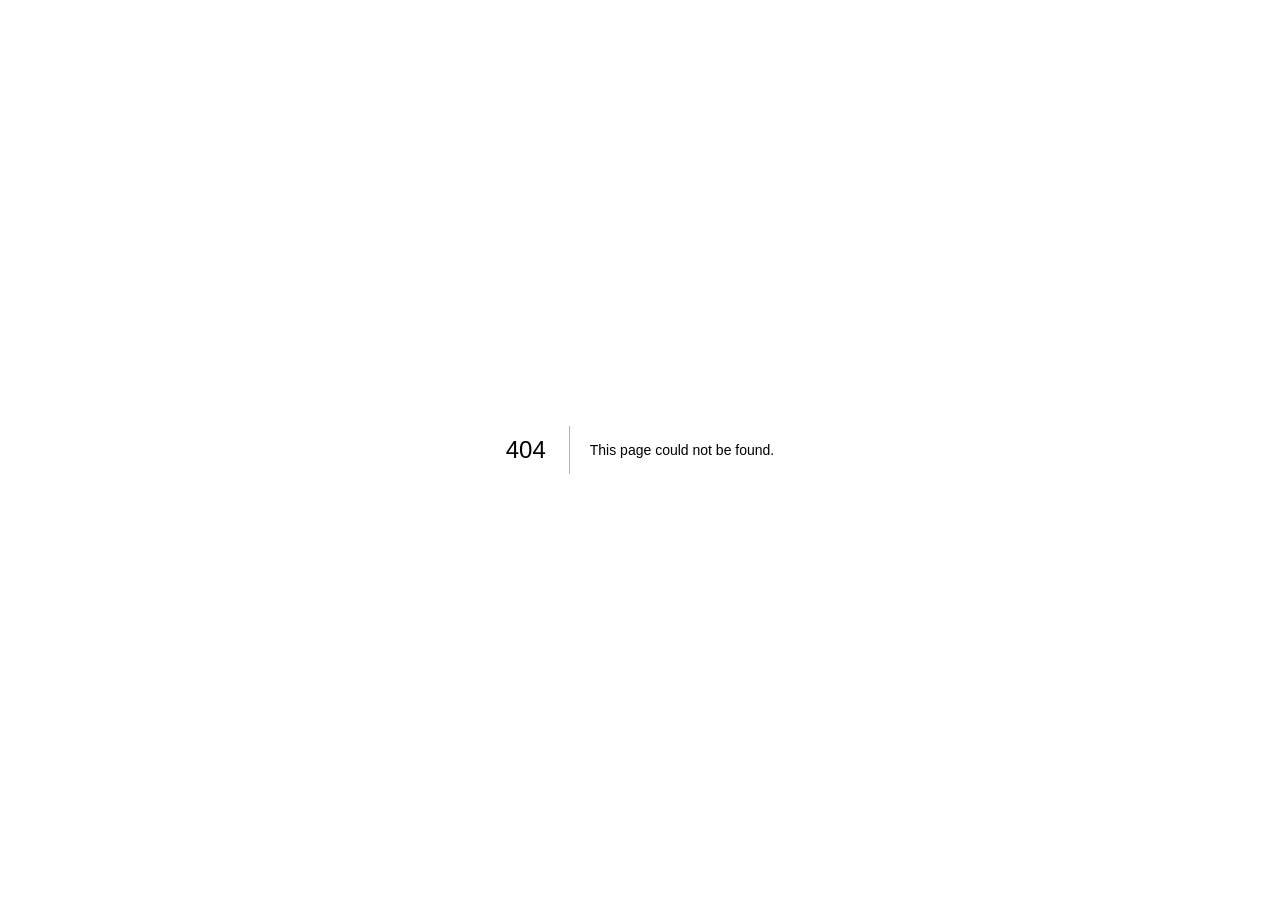
<file: 404/index.html>
<!DOCTYPE html><html><head><meta name="viewport" content="width=device-width"/><meta charSet="utf-8"/><title>404: This page could not be found</title><meta name="next-head-count" content="3"/><link rel="preload" href="/_next/static/css/120f2e2270820d49a21f.css" as="style"/><link rel="stylesheet" href="/_next/static/css/120f2e2270820d49a21f.css" data-n-g=""/><noscript data-n-css=""></noscript><script defer="" nomodule="" src="/_next/static/chunks/polyfills-a54b4f32bdc1ef890ddd.js"></script><script src="/_next/static/chunks/webpack-d83e07c3e485802a9bb3.js" defer=""></script><script src="/_next/static/chunks/framework-b97a0ed4f13ff8397343.js" defer=""></script><script src="/_next/static/chunks/main-1fbdd5866fd2a08bb602.js" defer=""></script><script src="/_next/static/chunks/pages/_app-a60580ddeae81bdb9193.js" defer=""></script><script src="/_next/static/chunks/pages/_error-737a04e9a0da63c9d162.js" defer=""></script><script src="/_next/static/9S3S9EwtBEPB_NU2Kc59h/_buildManifest.js" defer=""></script><script src="/_next/static/9S3S9EwtBEPB_NU2Kc59h/_ssgManifest.js" defer=""></script></head><body><div id="__next"><div style="color:#000;background:#fff;font-family:-apple-system, BlinkMacSystemFont, Roboto, &quot;Segoe UI&quot;, &quot;Fira Sans&quot;, Avenir, &quot;Helvetica Neue&quot;, &quot;Lucida Grande&quot;, sans-serif;height:100vh;text-align:center;display:flex;flex-direction:column;align-items:center;justify-content:center"><div><style>body { margin: 0 }</style><h1 style="display:inline-block;border-right:1px solid rgba(0, 0, 0,.3);margin:0;margin-right:20px;padding:10px 23px 10px 0;font-size:24px;font-weight:500;vertical-align:top">404</h1><div style="display:inline-block;text-align:left;line-height:49px;height:49px;vertical-align:middle"><h2 style="font-size:14px;font-weight:normal;line-height:inherit;margin:0;padding:0">This page could not be found<!-- -->.</h2></div></div></div></div><script id="__NEXT_DATA__" type="application/json">{"props":{"pageProps":{"statusCode":404}},"page":"/_error","query":{},"buildId":"9S3S9EwtBEPB_NU2Kc59h","nextExport":true,"isFallback":false,"gip":true,"scriptLoader":[]}</script></body></html>
</file>
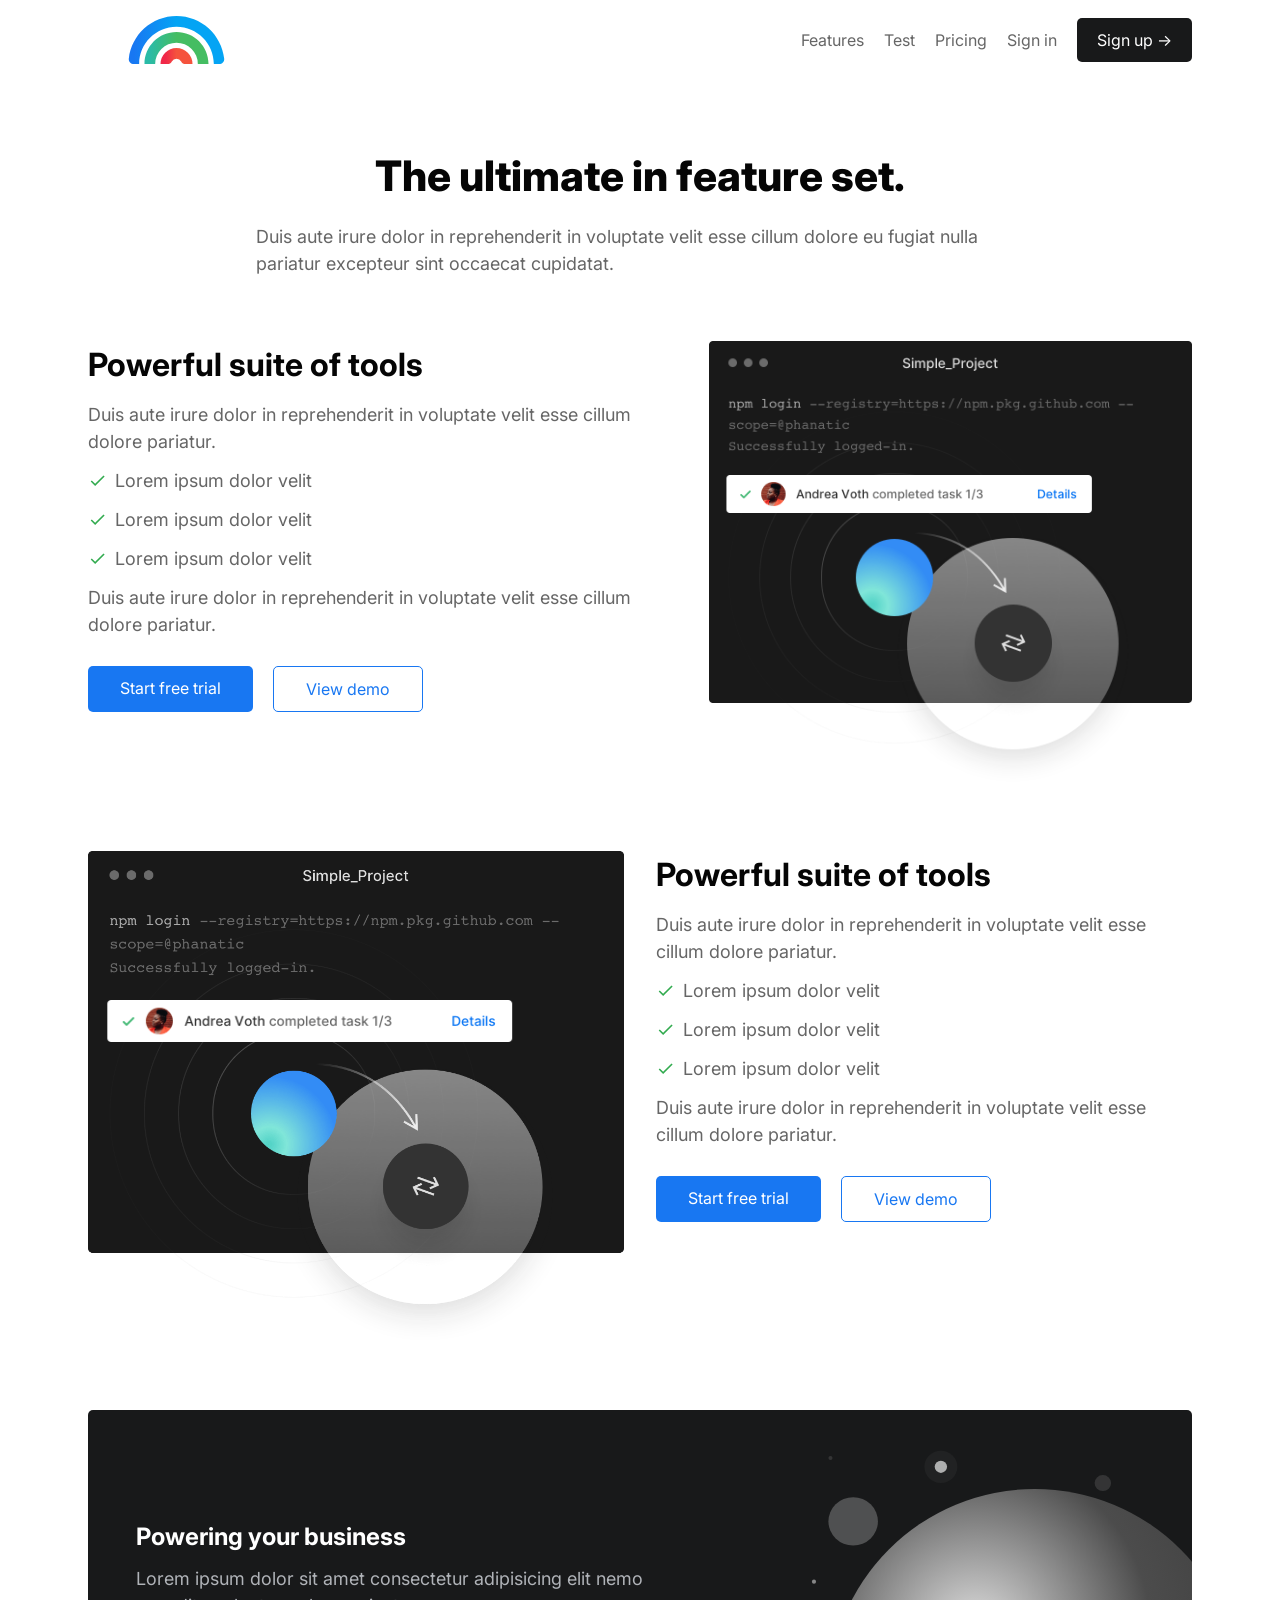
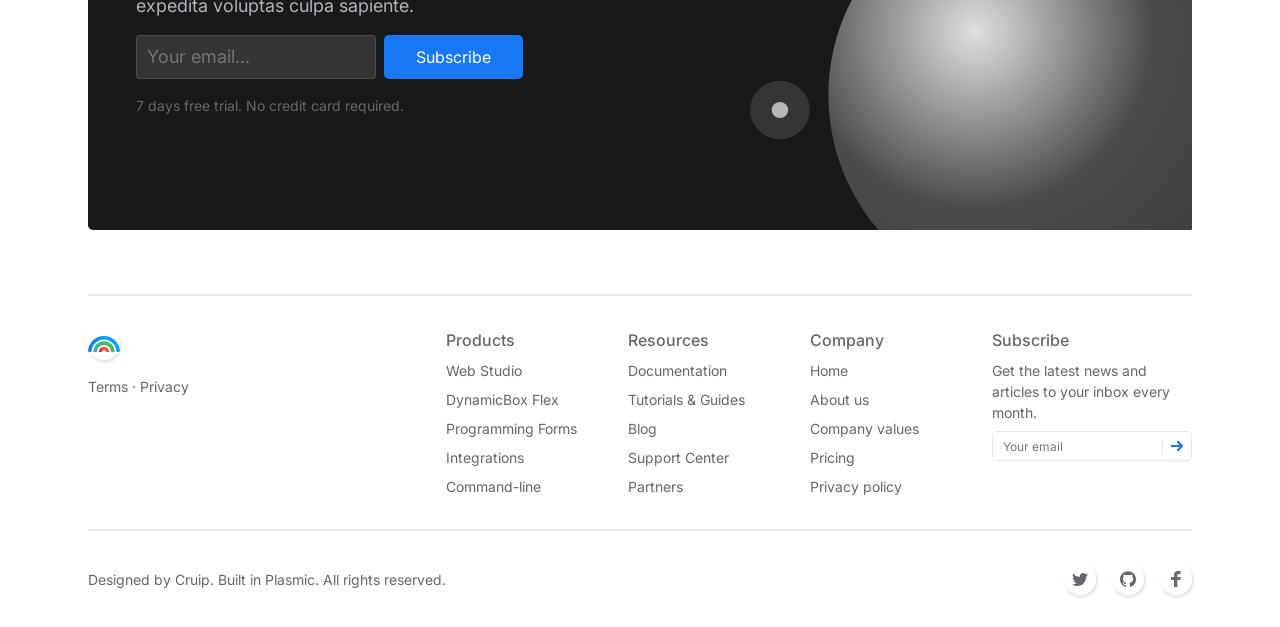
<file: features/index.html>
<!DOCTYPE html><html><head><meta name="viewport" content="width=device-width"/><meta charSet="utf-8"/><title></title><meta property="og:title" content=""/><meta name="description" property="og:description" content=""/><meta name="next-head-count" content="5"/><link rel="preload" href="/_next/static/css/120f2e2270820d49a21f.css" as="style"/><link rel="stylesheet" href="/_next/static/css/120f2e2270820d49a21f.css" data-n-g=""/><link rel="preload" href="/_next/static/css/060d5bebd41177910eca.css" as="style"/><link rel="stylesheet" href="/_next/static/css/060d5bebd41177910eca.css" data-n-p=""/><link rel="preload" href="/_next/static/css/f5ed2c1c387836321166.css" as="style"/><link rel="stylesheet" href="/_next/static/css/f5ed2c1c387836321166.css" data-n-p=""/><noscript data-n-css=""></noscript><script defer="" nomodule="" src="/_next/static/chunks/polyfills-a54b4f32bdc1ef890ddd.js"></script><script src="/_next/static/chunks/webpack-d83e07c3e485802a9bb3.js" defer=""></script><script src="/_next/static/chunks/framework-b97a0ed4f13ff8397343.js" defer=""></script><script src="/_next/static/chunks/main-1fbdd5866fd2a08bb602.js" defer=""></script><script src="/_next/static/chunks/pages/_app-a60580ddeae81bdb9193.js" defer=""></script><script src="/_next/static/chunks/99-843a3665b1e0f0378b49.js" defer=""></script><script src="/_next/static/chunks/540-84ae84b7be9413aafc08.js" defer=""></script><script src="/_next/static/chunks/pages/features-a712366eb44c0d68be2e.js" defer=""></script><script src="/_next/static/9S3S9EwtBEPB_NU2Kc59h/_buildManifest.js" defer=""></script><script src="/_next/static/9S3S9EwtBEPB_NU2Kc59h/_ssgManifest.js" defer=""></script></head><body><div id="__next"><style>
        body {
          margin: 0;
        }
      </style><div class="plasmic__default_style_plasmic_page_wrapper__17wzu"><div class="plasmic__default_style_all__1QizC plasmic_simple_light_landing_page_root_reset__2R0F4 PlasmicFeatures_root__3iSFn"><div class="plasmic__default_style_all__1QizC PlasmicFeatures_freeBox__jaPyl__194VT"><div class="__wab_flex-container"><div class="plasmic__default_style_all__1QizC plasmic_simple_light_landing_page_root_reset__2R0F4 PlasmicHeader_root__3_c7V __wab_instance PlasmicFeatures_header__dvoxS"><a class="plasmic__default_style_all__1QizC PlasmicHeader_link__Z9mUU" href="/"><svg xmlns="http://www.w3.org/2000/svg" fill="none" viewBox="0 0 36 18" class="plasmic-default__svg plasmic__default_style_all__1QizC PlasmicHeader_svg__21FX5 plasmic-default__svg plasmic__default_style-module--all--1FsbA PlasmicAuthorBio-module--svg--1OtID" height="1em" width="1em" role="img"><path fill="url(#CuJNbcw3Ka)" d="M2 18C.895 18-.012 17.101.11 16.003 1.103 7.002 8.734 0 18 0s16.897 7.002 17.89 16.003C36.013 17.101 35.106 18 34 18h-2c0-7.732-6.268-14-14-14S4 10.268 4 18H2z" clip-rule="evenodd" fill-rule="evenodd"></path><path fill="url(#CuJNbcw3Kb)" d="M6 18c0-6.627 5.373-12 12-12s12 5.373 12 12h-4a8 8 0 10-16 0H6z" clip-rule="evenodd" fill-rule="evenodd"></path><path fill="url(#CuJNbcw3Kc)" d="M12 18a6 6 0 0112 0h-3c-.552 0-.98-.474-1.244-.959a2 2 0 00-3.512 0c-.265.485-.692.959-1.244.959h-3z" clip-rule="evenodd" fill-rule="evenodd"></path><defs><linearGradient gradientUnits="userSpaceOnUse" y2="18" x2="18" y1="18" x1="1.977" id="CuJNbcw3Ka"><stop stop-color="#1877F2"></stop><stop stop-color="#04A4F4" offset="1"></stop></linearGradient><linearGradient gradientUnits="userSpaceOnUse" y2="18" x2="18" y1="18" x1="7.968" id="CuJNbcw3Kb"><stop stop-color="#2ABBA7"></stop><stop stop-color="#45BD62" offset="1"></stop></linearGradient><linearGradient gradientUnits="userSpaceOnUse" y2="18" x2="18" y1="18" x1="13.953" id="CuJNbcw3Kc"><stop stop-color="#F02849"></stop><stop stop-color="#F5533D" offset="1"></stop></linearGradient></defs></svg></a><div class="plasmic__default_style_all__1QizC PlasmicHeader_freeBox__20k2J"><div class="__wab_flex-container"><a class="plasmic__default_style_all__1QizC plasmic_simple_light_landing_page_root_reset__2R0F4 PlasmicLinkButton_root__2Deqp PlasmicLinkButton_root__type_small__2eEid __wab_instance PlasmicHeader_linkButton__wRl4W__3Dox2" href="https://www.google.com"><div class="__wab_slot PlasmicLinkButton_slotText__3xKfe"><div class="__wab_slot-string-wrapper">Features</div></div></a><a class="plasmic__default_style_all__1QizC plasmic_simple_light_landing_page_root_reset__2R0F4 PlasmicLinkButton_root__2Deqp PlasmicLinkButton_root__type_small__2eEid __wab_instance PlasmicHeader_linkButton__yLUlb__by6_Z" href="/test/"><div class="__wab_slot PlasmicLinkButton_slotText__3xKfe"><div class="__wab_slot-string-wrapper">Test</div></div></a><a class="plasmic__default_style_all__1QizC plasmic_simple_light_landing_page_root_reset__2R0F4 PlasmicLinkButton_root__2Deqp PlasmicLinkButton_root__type_small__2eEid __wab_instance PlasmicHeader_linkButton___12Eb__1GKFx" href="/pricing/"><div class="__wab_slot PlasmicLinkButton_slotText__3xKfe"><div class="__wab_slot-string-wrapper">Pricing</div></div></a><a class="plasmic__default_style_all__1QizC plasmic_simple_light_landing_page_root_reset__2R0F4 PlasmicLinkButton_root__2Deqp PlasmicLinkButton_root__type_small__2eEid __wab_instance PlasmicHeader_linkButton__teTja__149Rh" href="/features/#"><div class="__wab_slot PlasmicLinkButton_slotText__3xKfe"><div class="__wab_slot-string-wrapper">Sign in</div></div></a><a class="plasmic__default_style_all__1QizC plasmic_simple_light_landing_page_root_reset__2R0F4 PlasmicLinkButton_root__2Deqp PlasmicLinkButton_root__narrower__35Q6s PlasmicLinkButton_root__type_solidBlack__GGGlm __wab_instance PlasmicHeader_linkButton__j4Fi7__1ZMQJ" href="/features/#"><div class="__wab_slot PlasmicLinkButton_slotText__3xKfe PlasmicLinkButton_slotText__type_solidBlack__1LWCl"><div class="__wab_slot-string-wrapper">Sign up -&gt;</div></div></a></div></div></div><div class="plasmic__default_style_all__1QizC plasmic_simple_light_landing_page_root_reset__2R0F4 PlasmicSection_root__3xlrN __wab_instance PlasmicFeatures_section__3aNIg"><div class="__wab_flex-container"><div class="__wab_slot PlasmicSection_slotTitle__2l4Xp"><div class="__wab_slot-string-wrapper">The ultimate in feature set.</div></div><div class="__wab_slot PlasmicSection_slotSubtitle__HIDdj"><div class="__wab_slot-string-wrapper">Duis aute irure dolor in reprehenderit in voluptate velit esse cillum dolore eu fugiat nulla pariatur excepteur sint occaecat cupidatat.</div></div></div></div><div class="plasmic__default_style_all__1QizC PlasmicFeatures_freeBox___9KXvW__dSxmL"><div class="__wab_flex-container"><div class="plasmic__default_style_all__1QizC PlasmicFeatures_freeBox__uoros__2CmWg"><div class="__wab_flex-container"><div class="plasmic__default_style_all__1QizC plasmic__default_style___wab_text__1BDc3 PlasmicFeatures_freeBox__u1Y5D__3kHyd">Powerful suite of tools</div><div class="plasmic__default_style_all__1QizC plasmic__default_style___wab_text__1BDc3 PlasmicFeatures_freeBox__oi3Gf__2g_cK">Duis aute irure dolor in reprehenderit in voluptate velit esse cillum dolore pariatur.</div><div class="plasmic__default_style_all__1QizC plasmic_simple_light_landing_page_root_reset__2R0F4 PlasmicBullet_root__3u6cg __wab_instance PlasmicFeatures_bullet___0Mj1P__27O3Q"><div class="__wab_flex-container"><svg xmlns="http://www.w3.org/2000/svg" viewBox="0 0 24 24" height="1em" width="1em" style="fill:currentcolor" class="plasmic-default__svg plasmic__default_style_all__1QizC PlasmicBullet_svg__x_Pw3" role="img"><path d="M0 0h24v24H0z" fill="none"></path><path d="M9 16.2L4.8 12l-1.4 1.4L9 19 21 7l-1.4-1.4L9 16.2z"></path></svg><div class="__wab_slot-string-wrapper">Lorem ipsum dolor velit</div></div></div><div class="plasmic__default_style_all__1QizC plasmic_simple_light_landing_page_root_reset__2R0F4 PlasmicBullet_root__3u6cg __wab_instance PlasmicFeatures_bullet__fVks__2Q4kr"><div class="__wab_flex-container"><svg xmlns="http://www.w3.org/2000/svg" viewBox="0 0 24 24" height="1em" width="1em" style="fill:currentcolor" class="plasmic-default__svg plasmic__default_style_all__1QizC PlasmicBullet_svg__x_Pw3" role="img"><path d="M0 0h24v24H0z" fill="none"></path><path d="M9 16.2L4.8 12l-1.4 1.4L9 19 21 7l-1.4-1.4L9 16.2z"></path></svg><div class="__wab_slot-string-wrapper">Lorem ipsum dolor velit</div></div></div><div class="plasmic__default_style_all__1QizC plasmic_simple_light_landing_page_root_reset__2R0F4 PlasmicBullet_root__3u6cg __wab_instance PlasmicFeatures_bullet__rkv96__3kymQ"><div class="__wab_flex-container"><svg xmlns="http://www.w3.org/2000/svg" viewBox="0 0 24 24" height="1em" width="1em" style="fill:currentcolor" class="plasmic-default__svg plasmic__default_style_all__1QizC PlasmicBullet_svg__x_Pw3" role="img"><path d="M0 0h24v24H0z" fill="none"></path><path d="M9 16.2L4.8 12l-1.4 1.4L9 19 21 7l-1.4-1.4L9 16.2z"></path></svg><div class="__wab_slot-string-wrapper">Lorem ipsum dolor velit</div></div></div><div class="plasmic__default_style_all__1QizC plasmic__default_style___wab_text__1BDc3 PlasmicFeatures_freeBox__lEeL__1irmU">Duis aute irure dolor in reprehenderit in voluptate velit esse cillum dolore pariatur.</div><div class="plasmic__default_style_all__1QizC PlasmicFeatures_freeBox__nLsBb__1S0Wj"><div class="__wab_flex-container"><a class="plasmic__default_style_all__1QizC plasmic_simple_light_landing_page_root_reset__2R0F4 PlasmicLinkButton_root__2Deqp PlasmicLinkButton_root__type_solidBlue__255BF" href="/features/#"><div class="__wab_slot PlasmicLinkButton_slotText__3xKfe PlasmicLinkButton_slotText__type_solidBlue__why1t"><div class="__wab_slot-string-wrapper">Start free trial</div></div></a><a class="plasmic__default_style_all__1QizC plasmic_simple_light_landing_page_root_reset__2R0F4 PlasmicLinkButton_root__2Deqp PlasmicLinkButton_root__type_outlineBlue__ds0Ci" href="/features/#"><div class="__wab_slot PlasmicLinkButton_slotText__3xKfe PlasmicLinkButton_slotText__type_outlineBlue___9cU0"><div class="__wab_slot-string-wrapper">View demo</div></div></a></div></div></div></div><div class="plasmic__default_style_all__1QizC PlasmicFeatures_freeBox__qMvSf__p0dqC"><img alt="" class="plasmic__default_style_img__3g8in plasmic__default_style_all__1QizC PlasmicFeatures_img___2ZfnJ__3IuPJ" role="img" src="/plasmic/simple_light_landing_page/images/simpleProject.png"/><img alt="" class="plasmic__default_style_img__3g8in plasmic__default_style_all__1QizC PlasmicFeatures_img__eskAp__1Prol" role="img" src="/plasmic/simple_light_landing_page/images/task.png"/></div></div></div><div class="plasmic__default_style_all__1QizC PlasmicFeatures_freeBox__jr5__2J6ZH"><div class="__wab_flex-container"><div class="plasmic__default_style_all__1QizC PlasmicFeatures_freeBox__zmDnt__2Iuyq"><img alt="" class="plasmic__default_style_img__3g8in plasmic__default_style_all__1QizC PlasmicFeatures_img__st76F__jdvVD" role="img" src="/plasmic/simple_light_landing_page/images/simpleProject.png"/><img alt="" class="plasmic__default_style_img__3g8in plasmic__default_style_all__1QizC PlasmicFeatures_img__ffQ7K__3PJuZ" role="img" src="/plasmic/simple_light_landing_page/images/task.png"/></div><div class="plasmic__default_style_all__1QizC PlasmicFeatures_freeBox__bhXh6__mdr3u"><div class="__wab_flex-container"><div class="plasmic__default_style_all__1QizC plasmic__default_style___wab_text__1BDc3 PlasmicFeatures_freeBox__atIyL__Mq_Ue">Powerful suite of tools</div><div class="plasmic__default_style_all__1QizC plasmic__default_style___wab_text__1BDc3 PlasmicFeatures_freeBox__ycRs4__1bfFt">Duis aute irure dolor in reprehenderit in voluptate velit esse cillum dolore pariatur.</div><div class="plasmic__default_style_all__1QizC plasmic_simple_light_landing_page_root_reset__2R0F4 PlasmicBullet_root__3u6cg __wab_instance PlasmicFeatures_bullet__xnnA1__2A6Nr"><div class="__wab_flex-container"><svg xmlns="http://www.w3.org/2000/svg" viewBox="0 0 24 24" height="1em" width="1em" style="fill:currentcolor" class="plasmic-default__svg plasmic__default_style_all__1QizC PlasmicBullet_svg__x_Pw3" role="img"><path d="M0 0h24v24H0z" fill="none"></path><path d="M9 16.2L4.8 12l-1.4 1.4L9 19 21 7l-1.4-1.4L9 16.2z"></path></svg><div class="__wab_slot-string-wrapper">Lorem ipsum dolor velit</div></div></div><div class="plasmic__default_style_all__1QizC plasmic_simple_light_landing_page_root_reset__2R0F4 PlasmicBullet_root__3u6cg __wab_instance PlasmicFeatures_bullet__iUaIr__1kJT4"><div class="__wab_flex-container"><svg xmlns="http://www.w3.org/2000/svg" viewBox="0 0 24 24" height="1em" width="1em" style="fill:currentcolor" class="plasmic-default__svg plasmic__default_style_all__1QizC PlasmicBullet_svg__x_Pw3" role="img"><path d="M0 0h24v24H0z" fill="none"></path><path d="M9 16.2L4.8 12l-1.4 1.4L9 19 21 7l-1.4-1.4L9 16.2z"></path></svg><div class="__wab_slot-string-wrapper">Lorem ipsum dolor velit</div></div></div><div class="plasmic__default_style_all__1QizC plasmic_simple_light_landing_page_root_reset__2R0F4 PlasmicBullet_root__3u6cg __wab_instance PlasmicFeatures_bullet__iUd2J__3kg4f"><div class="__wab_flex-container"><svg xmlns="http://www.w3.org/2000/svg" viewBox="0 0 24 24" height="1em" width="1em" style="fill:currentcolor" class="plasmic-default__svg plasmic__default_style_all__1QizC PlasmicBullet_svg__x_Pw3" role="img"><path d="M0 0h24v24H0z" fill="none"></path><path d="M9 16.2L4.8 12l-1.4 1.4L9 19 21 7l-1.4-1.4L9 16.2z"></path></svg><div class="__wab_slot-string-wrapper">Lorem ipsum dolor velit</div></div></div><div class="plasmic__default_style_all__1QizC plasmic__default_style___wab_text__1BDc3 PlasmicFeatures_freeBox__cmSgb__3eEu8">Duis aute irure dolor in reprehenderit in voluptate velit esse cillum dolore pariatur.</div><div class="plasmic__default_style_all__1QizC PlasmicFeatures_freeBox__bRd2J__34Jo9"><div class="__wab_flex-container"><a class="plasmic__default_style_all__1QizC plasmic_simple_light_landing_page_root_reset__2R0F4 PlasmicLinkButton_root__2Deqp PlasmicLinkButton_root__type_solidBlue__255BF" href="/features/#"><div class="__wab_slot PlasmicLinkButton_slotText__3xKfe PlasmicLinkButton_slotText__type_solidBlue__why1t"><div class="__wab_slot-string-wrapper">Start free trial</div></div></a><a class="plasmic__default_style_all__1QizC plasmic_simple_light_landing_page_root_reset__2R0F4 PlasmicLinkButton_root__2Deqp PlasmicLinkButton_root__type_outlineBlue__ds0Ci" href="/features/#"><div class="__wab_slot PlasmicLinkButton_slotText__3xKfe PlasmicLinkButton_slotText__type_outlineBlue___9cU0"><div class="__wab_slot-string-wrapper">View demo</div></div></a></div></div></div></div></div></div><div class="plasmic__default_style_all__1QizC plasmic_simple_light_landing_page_root_reset__2R0F4 PlasmicHomeCta_root__1FInr __wab_instance PlasmicFeatures_homeCta__21RaB"><div class="plasmic__default_style_all__1QizC PlasmicHomeCta_freeBox__xXtQ__2brFT"><div class="__wab_flex-container"><div class="plasmic__default_style_all__1QizC plasmic__default_style___wab_text__1BDc3 PlasmicHomeCta_freeBox__zdsoB__3BZDS">Powering your business</div><div class="plasmic__default_style_all__1QizC plasmic__default_style___wab_text__1BDc3 PlasmicHomeCta_freeBox__vC23__31GUg">Lorem ipsum dolor sit amet consectetur adipisicing elit nemo expedita voluptas culpa sapiente.</div><div class="plasmic__default_style_all__1QizC PlasmicHomeCta_freeBox___9QpAl__y9eYb"><div class="__wab_flex-container"><input type="text" class="plasmic__default_style_input__1SIfv plasmic__default_style_all__1QizC PlasmicHomeCta_textbox__3S1aQ" placeholder="Your email..." size="1" value=""/><a class="plasmic__default_style_all__1QizC plasmic_simple_light_landing_page_root_reset__2R0F4 PlasmicLinkButton_root__2Deqp PlasmicLinkButton_root__type_solidBlue__255BF __wab_instance PlasmicHomeCta_linkButton__3jlwb" href="/features/#"><div class="__wab_slot PlasmicLinkButton_slotText__3xKfe PlasmicLinkButton_slotText__type_solidBlue__why1t"><div class="__wab_slot-string-wrapper">Subscribe</div></div></a></div></div><div class="plasmic__default_style_all__1QizC plasmic__default_style___wab_text__1BDc3 PlasmicHomeCta_freeBox__bq1R__3_1Xx">7 days free trial. No credit card required.</div></div></div><div class="plasmic__default_style_all__1QizC PlasmicHomeCta_freeBox__szXGx__3g727"><svg xmlns="http://www.w3.org/2000/svg" viewBox="0 0 428 328" height="1em" width="1em" class="plasmic-default__svg plasmic__default_style_all__1QizC PlasmicHomeCta_svg__1YWhY" role="img"><defs><radialGradient cx="35.542%" cy="34.553%" fx="35.542%" fy="34.553%" r="96.031%" id="FftVK5nZ1a"><stop stop-color="#DFDFDF" offset="0%"></stop><stop stop-color="#4C4C4C" offset="44.317%"></stop><stop stop-color="#333" offset="100%"></stop></radialGradient></defs><g fill="none" fill-rule="evenodd"><g fill="#FFF"><ellipse fill-opacity=".04" cx="185" cy="15.576" rx="16" ry="15.576"></ellipse><ellipse fill-opacity=".24" cx="100" cy="68.402" rx="24" ry="23.364"></ellipse><ellipse fill-opacity=".12" cx="29" cy="251.231" rx="29" ry="28.231"></ellipse><ellipse fill-opacity=".64" cx="29" cy="251.231" rx="8" ry="7.788"></ellipse><ellipse fill-opacity=".12" cx="342" cy="31.303" rx="8" ry="7.788"></ellipse><ellipse fill-opacity=".48" cx="62" cy="126.811" rx="2" ry="1.947"></ellipse><ellipse fill-opacity=".12" cx="78" cy="7.072" rx="2" ry="1.947"></ellipse><ellipse fill-opacity=".64" cx="185" cy="15.576" rx="6" ry="5.841"></ellipse></g><circle fill="url(#FftVK5nZ1a)" cx="276" cy="237" r="200"></circle></g></svg></div></div><div class="plasmic__default_style_all__1QizC plasmic_simple_light_landing_page_root_reset__2R0F4 PlasmicFooter_root__c_ceT __wab_instance PlasmicFeatures_footer__JhXzz"><div class="__wab_flex-container"><div class="plasmic__default_style_all__1QizC PlasmicFooter_freeBox__ojUxd__fsFU0"></div><div class="plasmic__default_style_all__1QizC PlasmicFooter_freeBox__yiCfz__wjr4Y"><div class="__wab_flex-container"><div class="plasmic__default_style_all__1QizC PlasmicFooter_freeBox__n1Uod__-AvY9"><div class="__wab_flex-container"><div class="plasmic__default_style_all__1QizC plasmic_simple_light_landing_page_root_reset__2R0F4 PlasmicIconLink_root__2Fs_R __wab_instance PlasmicFooter_iconLink__jv5Gb___omNg"><div class="plasmic__default_style_all__1QizC PlasmicIconLink_freeBox__2aM_T"><div class="__wab_slot PlasmicIconLink_slotIcon__6gkym"><svg xmlns="http://www.w3.org/2000/svg" fill="none" viewBox="0 0 36 18" class="plasmic-default__svg plasmic__default_style_all__1QizC PlasmicFooter_svg__nAofl__3I6ae plasmic-default__svg plasmic__default_style-module--all--1FsbA PlasmicAuthorBio-module--svg--1OtID" height="1em" width="1em" role="img"><path fill="url(#CuJNbcw3Ka)" d="M2 18C.895 18-.012 17.101.11 16.003 1.103 7.002 8.734 0 18 0s16.897 7.002 17.89 16.003C36.013 17.101 35.106 18 34 18h-2c0-7.732-6.268-14-14-14S4 10.268 4 18H2z" clip-rule="evenodd" fill-rule="evenodd"></path><path fill="url(#CuJNbcw3Kb)" d="M6 18c0-6.627 5.373-12 12-12s12 5.373 12 12h-4a8 8 0 10-16 0H6z" clip-rule="evenodd" fill-rule="evenodd"></path><path fill="url(#CuJNbcw3Kc)" d="M12 18a6 6 0 0112 0h-3c-.552 0-.98-.474-1.244-.959a2 2 0 00-3.512 0c-.265.485-.692.959-1.244.959h-3z" clip-rule="evenodd" fill-rule="evenodd"></path><defs><linearGradient gradientUnits="userSpaceOnUse" y2="18" x2="18" y1="18" x1="1.977" id="CuJNbcw3Ka"><stop stop-color="#1877F2"></stop><stop stop-color="#04A4F4" offset="1"></stop></linearGradient><linearGradient gradientUnits="userSpaceOnUse" y2="18" x2="18" y1="18" x1="7.968" id="CuJNbcw3Kb"><stop stop-color="#2ABBA7"></stop><stop stop-color="#45BD62" offset="1"></stop></linearGradient><linearGradient gradientUnits="userSpaceOnUse" y2="18" x2="18" y1="18" x1="13.953" id="CuJNbcw3Kc"><stop stop-color="#F02849"></stop><stop stop-color="#F5533D" offset="1"></stop></linearGradient></defs></svg></div></div></div><div class="plasmic__default_style_all__1QizC PlasmicFooter_freeBox__iQkI__1a7vm"><a class="plasmic__default_style_all__1QizC plasmic__default_style___wab_text__1BDc3 PlasmicFooter_link__kNc4D__1BJ6o" href="/features/#">Terms</a><div class="plasmic__default_style_all__1QizC plasmic__default_style___wab_text__1BDc3 PlasmicFooter_freeBox__ee0Ak__3YEAE"> · </div><a class="plasmic__default_style_all__1QizC plasmic__default_style___wab_text__1BDc3 PlasmicFooter_link__bHeXl__3h2Dc" href="/features/#">Privacy</a></div></div></div><div class="plasmic__default_style_all__1QizC PlasmicFooter_freeBox__trre4__30Tdb"><div class="__wab_flex-container"><div class="plasmic__default_style_all__1QizC PlasmicFooter_freeBox__sraEb__1x7su"><div class="__wab_flex-container"><div class="plasmic__default_style_all__1QizC plasmic__default_style___wab_text__1BDc3 PlasmicFooter_freeBox__rm2T1__2ErJf">Products</div><a class="plasmic__default_style_all__1QizC plasmic__default_style___wab_text__1BDc3 PlasmicFooter_link__mySd4__1XXzG" href="/features/#">Web Studio</a><a class="plasmic__default_style_all__1QizC plasmic__default_style___wab_text__1BDc3 PlasmicFooter_link__cYg7W__8NayA" href="/features/#">DynamicBox Flex</a><a class="plasmic__default_style_all__1QizC plasmic__default_style___wab_text__1BDc3 PlasmicFooter_link__pnZpk__1rSOU" href="/features/#">Programming Forms</a><a class="plasmic__default_style_all__1QizC plasmic__default_style___wab_text__1BDc3 PlasmicFooter_link__a0Kip__26pW5" href="/features/#">Integrations</a><a class="plasmic__default_style_all__1QizC plasmic__default_style___wab_text__1BDc3 PlasmicFooter_link__dl76Z__1YyqS" href="/features/#">Command-line</a></div></div><div class="plasmic__default_style_all__1QizC PlasmicFooter_freeBox__jHdfw__1n79h"><div class="__wab_flex-container"><div class="plasmic__default_style_all__1QizC plasmic__default_style___wab_text__1BDc3 PlasmicFooter_freeBox__kfHZm__1uSI1">Resources</div><a class="plasmic__default_style_all__1QizC plasmic__default_style___wab_text__1BDc3 PlasmicFooter_link__zs6D__3F9ar" href="/features/#">Documentation</a><a class="plasmic__default_style_all__1QizC plasmic__default_style___wab_text__1BDc3 PlasmicFooter_link__v8SB9__3k4Ev" href="/features/#">Tutorials &amp; Guides</a><a class="plasmic__default_style_all__1QizC plasmic__default_style___wab_text__1BDc3 PlasmicFooter_link__zy1Gq__1M3ie" href="/features/#">Blog</a><a class="plasmic__default_style_all__1QizC plasmic__default_style___wab_text__1BDc3 PlasmicFooter_link__bsApP__2Qd1c" href="/features/#">Support Center</a><a class="plasmic__default_style_all__1QizC plasmic__default_style___wab_text__1BDc3 PlasmicFooter_link___3Jt4W__1l78o" href="/features/#">Partners</a></div></div><div class="plasmic__default_style_all__1QizC PlasmicFooter_freeBox__cXsbg__3Zv17"><div class="__wab_flex-container"><div class="plasmic__default_style_all__1QizC plasmic__default_style___wab_text__1BDc3 PlasmicFooter_freeBox__gobKh__1kmaZ">Company</div><a class="plasmic__default_style_all__1QizC plasmic__default_style___wab_text__1BDc3 PlasmicFooter_link__gCmmy__NyDFW" href="/features/#">Home</a><a class="plasmic__default_style_all__1QizC plasmic__default_style___wab_text__1BDc3 PlasmicFooter_link__tt6Dm__-5K2-" href="/features/#">About us</a><a class="plasmic__default_style_all__1QizC plasmic__default_style___wab_text__1BDc3 PlasmicFooter_link__s47Vt__74Tsw" href="/features/#">Company values</a><a class="plasmic__default_style_all__1QizC plasmic__default_style___wab_text__1BDc3 PlasmicFooter_link___8Gro1__1Vc-f" href="/features/#">Pricing</a><a class="plasmic__default_style_all__1QizC plasmic__default_style___wab_text__1BDc3 PlasmicFooter_link___1EO3__3bTOR" href="/features/#">Privacy policy</a></div></div><div class="plasmic__default_style_all__1QizC PlasmicFooter_freeBox__eiTbK__2oMns"><div class="__wab_flex-container"><div class="plasmic__default_style_all__1QizC plasmic__default_style___wab_text__1BDc3 PlasmicFooter_freeBox__rtGQc__2sRVF">Subscribe</div><div class="plasmic__default_style_all__1QizC plasmic__default_style___wab_text__1BDc3 PlasmicFooter_freeBox___9TsHu__xPkx9">Get the latest news and articles to your inbox every month.</div><div class="plasmic__default_style_all__1QizC PlasmicFooter_freeBox__ew6X4__1pPir"><input type="text" class="plasmic__default_style_input__1SIfv plasmic__default_style_all__1QizC PlasmicFooter_textbox__3fFrw" placeholder="Your email" size="1" value=""/><div class="plasmic__default_style_all__1QizC PlasmicFooter_freeBox__bpXg1__Hwlau"></div><button class="plasmic__default_style_button__3IN4h plasmic__default_style_all__1QizC PlasmicFooter_button__mgI5H"><svg xmlns="http://www.w3.org/2000/svg" class="plasmic-default__svg plasmic__default_style_all__1QizC PlasmicFooter_svg__txKcb__2zAEk w-3 h-3 fill-current text-blue-600 mx-3 flex-shrink-0" viewBox="0 0 12 12" height="1em" width="1em" style="fill:currentcolor" role="img"><path d="M11.707 5.293L7 .586 5.586 2l3 3H0v2h8.586l-3 3L7 11.414l4.707-4.707a1 1 0 000-1.414z"></path></svg></button></div></div></div></div></div></div></div><div class="plasmic__default_style_all__1QizC PlasmicFooter_freeBox__rPbAm__3_boY"></div><div class="plasmic__default_style_all__1QizC PlasmicFooter_freeBox___6Osfu__2n0Mz"><div class="__wab_flex-container"><div class="plasmic__default_style_all__1QizC PlasmicFooter_freeBox__dSx8H__1XnZ6"><a class="plasmic__default_style_all__1QizC plasmic__default_style___wab_text__1BDc3 PlasmicFooter_link__hl2D0__2_rmy" href="https://cruip.com/">Designed by Cruip. </a><a class="plasmic__default_style_all__1QizC plasmic__default_style___wab_text__1BDc3 PlasmicFooter_link__e5ZCg__12h31" href="https://www.plasmic.app/">Built in Plasmic. </a><div class="plasmic__default_style_all__1QizC plasmic__default_style___wab_text__1BDc3 PlasmicFooter_freeBox__lfUHa__LzCQG">All rights reserved.</div></div><div class="plasmic__default_style_all__1QizC PlasmicFooter_freeBox__ym6Wa__2QBe_"><div class="__wab_flex-container"><div class="plasmic__default_style_all__1QizC plasmic_simple_light_landing_page_root_reset__2R0F4 PlasmicIconLink_root__2Fs_R __wab_instance PlasmicFooter_iconLink__dl88A__1BIMd"><div class="plasmic__default_style_all__1QizC PlasmicIconLink_freeBox__2aM_T"><div class="__wab_slot PlasmicIconLink_slotIcon__6gkym"><svg xmlns="http://www.w3.org/2000/svg" class="plasmic-default__svg plasmic__default_style_all__1QizC PlasmicFooter_svg__qwHsv__1Kemg w-8 h-8 fill-current" viewBox="0 0 32 32" height="1em" width="1em" style="fill:currentcolor" role="img"><path d="M24 11.5c-.6.3-1.2.4-1.9.5.7-.4 1.2-1 1.4-1.8-.6.4-1.3.6-2.1.8-.6-.6-1.5-1-2.4-1-1.7 0-3.2 1.5-3.2 3.3 0 .3 0 .5.1.7-2.7-.1-5.2-1.4-6.8-3.4-.3.5-.4 1-.4 1.7 0 1.1.6 2.1 1.5 2.7-.5 0-1-.2-1.5-.4 0 1.6 1.1 2.9 2.6 3.2-.3.1-.6.1-.9.1-.2 0-.4 0-.6-.1.4 1.3 1.6 2.3 3.1 2.3-1.1.9-2.5 1.4-4.1 1.4H8c1.5.9 3.2 1.5 5 1.5 6 0 9.3-5 9.3-9.3v-.4c.7-.5 1.3-1.1 1.7-1.8z"></path></svg></div></div></div><div class="plasmic__default_style_all__1QizC plasmic_simple_light_landing_page_root_reset__2R0F4 PlasmicIconLink_root__2Fs_R __wab_instance PlasmicFooter_iconLink__maJnW__2ZG4e"><div class="plasmic__default_style_all__1QizC PlasmicIconLink_freeBox__2aM_T"><div class="__wab_slot PlasmicIconLink_slotIcon__6gkym"><svg xmlns="http://www.w3.org/2000/svg" class="plasmic-default__svg plasmic__default_style_all__1QizC PlasmicFooter_svg__qdwg7__28w9- w-8 h-8 fill-current" viewBox="0 0 32 32" height="1em" width="1em" style="fill:currentcolor" role="img"><path d="M16 8.2c-4.4 0-8 3.6-8 8 0 3.5 2.3 6.5 5.5 7.6.4.1.5-.2.5-.4V22c-2.2.5-2.7-1-2.7-1-.4-.9-.9-1.2-.9-1.2-.7-.5.1-.5.1-.5.8.1 1.2.8 1.2.8.7 1.3 1.9.9 2.3.7.1-.5.3-.9.5-1.1-1.8-.2-3.6-.9-3.6-4 0-.9.3-1.6.8-2.1-.1-.2-.4-1 .1-2.1 0 0 .7-.2 2.2.8.6-.2 1.3-.3 2-.3s1.4.1 2 .3c1.5-1 2.2-.8 2.2-.8.4 1.1.2 1.9.1 2.1.5.6.8 1.3.8 2.1 0 3.1-1.9 3.7-3.7 3.9.3.4.6.9.6 1.6v2.2c0 .2.1.5.6.4 3.2-1.1 5.5-4.1 5.5-7.6-.1-4.4-3.7-8-8.1-8z"></path></svg></div></div></div><div class="plasmic__default_style_all__1QizC plasmic_simple_light_landing_page_root_reset__2R0F4 PlasmicIconLink_root__2Fs_R __wab_instance PlasmicFooter_iconLink___73Rxz__3XnWU"><div class="plasmic__default_style_all__1QizC PlasmicIconLink_freeBox__2aM_T"><div class="__wab_slot PlasmicIconLink_slotIcon__6gkym"><svg xmlns="http://www.w3.org/2000/svg" class="plasmic-default__svg plasmic__default_style_all__1QizC PlasmicFooter_svg__neX8Y__2-V9b w-8 h-8 fill-current" viewBox="0 0 32 32" height="1em" width="1em" style="fill:currentcolor" role="img"><path d="M14.023 24L14 17h-3v-3h3v-2c0-2.7 1.672-4 4.08-4 1.153 0 2.144.086 2.433.124v2.821h-1.67c-1.31 0-1.563.623-1.563 1.536V14H21l-1 3h-2.72v7h-3.257z"></path></svg></div></div></div></div></div></div></div></div></div></div></div></div></div></div><script id="__NEXT_DATA__" type="application/json">{"props":{"pageProps":{}},"page":"/features","query":{},"buildId":"9S3S9EwtBEPB_NU2Kc59h","nextExport":true,"autoExport":true,"isFallback":false,"scriptLoader":[]}</script></body></html>
</file>
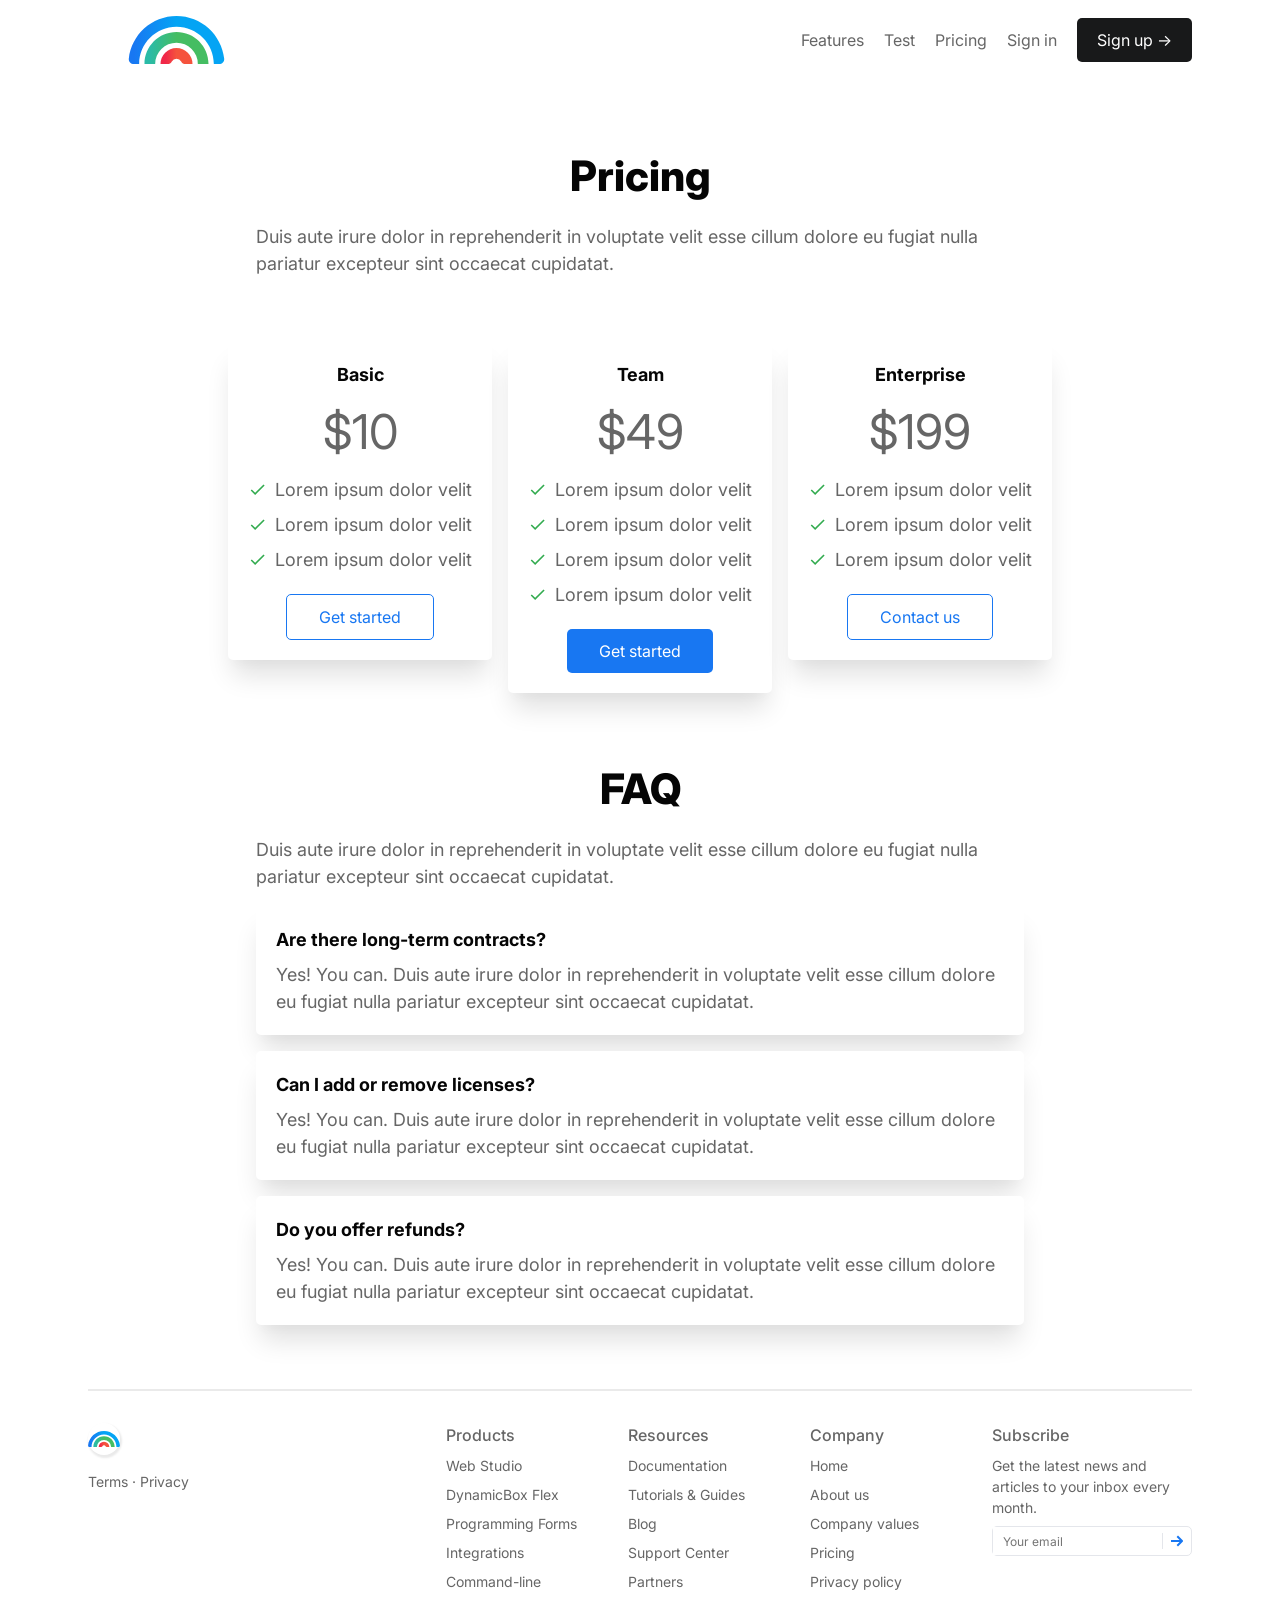
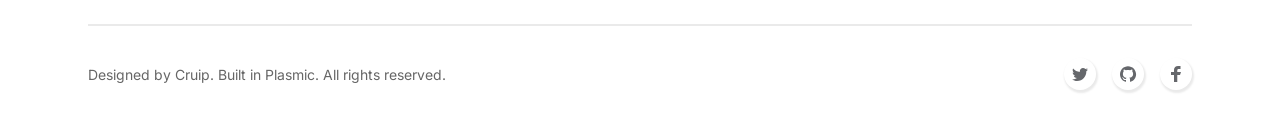
<file: pricing/index.html>
<!DOCTYPE html><html><head><meta name="viewport" content="width=device-width"/><meta charSet="utf-8"/><title></title><meta property="og:title" content=""/><meta name="description" property="og:description" content=""/><meta name="next-head-count" content="5"/><link rel="preload" href="/_next/static/css/120f2e2270820d49a21f.css" as="style"/><link rel="stylesheet" href="/_next/static/css/120f2e2270820d49a21f.css" data-n-g=""/><link rel="preload" href="/_next/static/css/060d5bebd41177910eca.css" as="style"/><link rel="stylesheet" href="/_next/static/css/060d5bebd41177910eca.css" data-n-p=""/><link rel="preload" href="/_next/static/css/0302dc7f77d9f84f1e7d.css" as="style"/><link rel="stylesheet" href="/_next/static/css/0302dc7f77d9f84f1e7d.css" data-n-p=""/><noscript data-n-css=""></noscript><script defer="" nomodule="" src="/_next/static/chunks/polyfills-a54b4f32bdc1ef890ddd.js"></script><script src="/_next/static/chunks/webpack-d83e07c3e485802a9bb3.js" defer=""></script><script src="/_next/static/chunks/framework-b97a0ed4f13ff8397343.js" defer=""></script><script src="/_next/static/chunks/main-1fbdd5866fd2a08bb602.js" defer=""></script><script src="/_next/static/chunks/pages/_app-a60580ddeae81bdb9193.js" defer=""></script><script src="/_next/static/chunks/99-843a3665b1e0f0378b49.js" defer=""></script><script src="/_next/static/chunks/540-84ae84b7be9413aafc08.js" defer=""></script><script src="/_next/static/chunks/pages/pricing-3d7ad7b15bc427afe7a9.js" defer=""></script><script src="/_next/static/9S3S9EwtBEPB_NU2Kc59h/_buildManifest.js" defer=""></script><script src="/_next/static/9S3S9EwtBEPB_NU2Kc59h/_ssgManifest.js" defer=""></script></head><body><div id="__next"><style>
        body {
          margin: 0;
        }
      </style><div class="plasmic__default_style_plasmic_page_wrapper__17wzu"><div class="plasmic__default_style_all__1QizC plasmic_simple_light_landing_page_root_reset__2R0F4 PlasmicPricing_root__q9849"><div class="plasmic__default_style_all__1QizC PlasmicPricing_freeBox__vNk4Y__3HH8q"><div class="__wab_flex-container"><div class="plasmic__default_style_all__1QizC plasmic_simple_light_landing_page_root_reset__2R0F4 PlasmicHeader_root__3_c7V __wab_instance PlasmicPricing_header__Fm1LF"><a class="plasmic__default_style_all__1QizC PlasmicHeader_link__Z9mUU" href="/"><svg xmlns="http://www.w3.org/2000/svg" fill="none" viewBox="0 0 36 18" class="plasmic-default__svg plasmic__default_style_all__1QizC PlasmicHeader_svg__21FX5 plasmic-default__svg plasmic__default_style-module--all--1FsbA PlasmicAuthorBio-module--svg--1OtID" height="1em" width="1em" role="img"><path fill="url(#CuJNbcw3Ka)" d="M2 18C.895 18-.012 17.101.11 16.003 1.103 7.002 8.734 0 18 0s16.897 7.002 17.89 16.003C36.013 17.101 35.106 18 34 18h-2c0-7.732-6.268-14-14-14S4 10.268 4 18H2z" clip-rule="evenodd" fill-rule="evenodd"></path><path fill="url(#CuJNbcw3Kb)" d="M6 18c0-6.627 5.373-12 12-12s12 5.373 12 12h-4a8 8 0 10-16 0H6z" clip-rule="evenodd" fill-rule="evenodd"></path><path fill="url(#CuJNbcw3Kc)" d="M12 18a6 6 0 0112 0h-3c-.552 0-.98-.474-1.244-.959a2 2 0 00-3.512 0c-.265.485-.692.959-1.244.959h-3z" clip-rule="evenodd" fill-rule="evenodd"></path><defs><linearGradient gradientUnits="userSpaceOnUse" y2="18" x2="18" y1="18" x1="1.977" id="CuJNbcw3Ka"><stop stop-color="#1877F2"></stop><stop stop-color="#04A4F4" offset="1"></stop></linearGradient><linearGradient gradientUnits="userSpaceOnUse" y2="18" x2="18" y1="18" x1="7.968" id="CuJNbcw3Kb"><stop stop-color="#2ABBA7"></stop><stop stop-color="#45BD62" offset="1"></stop></linearGradient><linearGradient gradientUnits="userSpaceOnUse" y2="18" x2="18" y1="18" x1="13.953" id="CuJNbcw3Kc"><stop stop-color="#F02849"></stop><stop stop-color="#F5533D" offset="1"></stop></linearGradient></defs></svg></a><div class="plasmic__default_style_all__1QizC PlasmicHeader_freeBox__20k2J"><div class="__wab_flex-container"><a class="plasmic__default_style_all__1QizC plasmic_simple_light_landing_page_root_reset__2R0F4 PlasmicLinkButton_root__2Deqp PlasmicLinkButton_root__type_small__2eEid __wab_instance PlasmicHeader_linkButton__wRl4W__3Dox2" href="https://www.google.com"><div class="__wab_slot PlasmicLinkButton_slotText__3xKfe"><div class="__wab_slot-string-wrapper">Features</div></div></a><a class="plasmic__default_style_all__1QizC plasmic_simple_light_landing_page_root_reset__2R0F4 PlasmicLinkButton_root__2Deqp PlasmicLinkButton_root__type_small__2eEid __wab_instance PlasmicHeader_linkButton__yLUlb__by6_Z" href="/test/"><div class="__wab_slot PlasmicLinkButton_slotText__3xKfe"><div class="__wab_slot-string-wrapper">Test</div></div></a><a class="plasmic__default_style_all__1QizC plasmic_simple_light_landing_page_root_reset__2R0F4 PlasmicLinkButton_root__2Deqp PlasmicLinkButton_root__type_small__2eEid __wab_instance PlasmicHeader_linkButton___12Eb__1GKFx" href="/pricing/"><div class="__wab_slot PlasmicLinkButton_slotText__3xKfe"><div class="__wab_slot-string-wrapper">Pricing</div></div></a><a class="plasmic__default_style_all__1QizC plasmic_simple_light_landing_page_root_reset__2R0F4 PlasmicLinkButton_root__2Deqp PlasmicLinkButton_root__type_small__2eEid __wab_instance PlasmicHeader_linkButton__teTja__149Rh" href="/pricing/#"><div class="__wab_slot PlasmicLinkButton_slotText__3xKfe"><div class="__wab_slot-string-wrapper">Sign in</div></div></a><a class="plasmic__default_style_all__1QizC plasmic_simple_light_landing_page_root_reset__2R0F4 PlasmicLinkButton_root__2Deqp PlasmicLinkButton_root__narrower__35Q6s PlasmicLinkButton_root__type_solidBlack__GGGlm __wab_instance PlasmicHeader_linkButton__j4Fi7__1ZMQJ" href="/pricing/#"><div class="__wab_slot PlasmicLinkButton_slotText__3xKfe PlasmicLinkButton_slotText__type_solidBlack__1LWCl"><div class="__wab_slot-string-wrapper">Sign up -&gt;</div></div></a></div></div></div><div class="plasmic__default_style_all__1QizC plasmic_simple_light_landing_page_root_reset__2R0F4 PlasmicSection_root__3xlrN __wab_instance PlasmicPricing_section__te9RG__1yV8O"><div class="__wab_flex-container"><div class="__wab_slot PlasmicSection_slotTitle__2l4Xp"><div class="__wab_slot-string-wrapper">Pricing</div></div><div class="__wab_slot PlasmicSection_slotSubtitle__HIDdj"><div class="__wab_slot-string-wrapper">Duis aute irure dolor in reprehenderit in voluptate velit esse cillum dolore eu fugiat nulla pariatur excepteur sint occaecat cupidatat.</div></div></div></div><div class="plasmic__default_style_all__1QizC PlasmicPricing_freeBox__srZih__YhOm_"><div class="__wab_flex-container"><div class="plasmic__default_style_all__1QizC plasmic_simple_light_landing_page_root_reset__2R0F4 PlasmicBaseCard_root__OUTX7 __wab_instance PlasmicPlan_root__10vLl __wab_instance PlasmicPricing_plan__uzmgr__nGLYp"><div class="__wab_flex-container"><div class="plasmic__default_style_all__1QizC PlasmicBaseCard_freeBox__iSXm__1lwI-"><div class="__wab_slot PlasmicBaseCard_slotChildren__hwbqd"><div class="plasmic__default_style_all__1QizC PlasmicPlan_freeBox__r3VQr__X3THp"><div class="plasmic__default_style_all__1QizC PlasmicPlan_freeBox___105Uo__tc7e3"><div class="__wab_flex-container"><div class="__wab_slot PlasmicPlan_slotName__1PoYy"><div class="__wab_slot-string-wrapper">Basic</div></div><div class="plasmic__default_style_all__1QizC plasmic__default_style___wab_text__1BDc3 PlasmicPricing_freeBox___12Yj8__1UkMo">$10</div><div class="plasmic__default_style_all__1QizC PlasmicPlan_freeBox__eKVbF__1ICey"><div class="__wab_flex-container"><div class="plasmic__default_style_all__1QizC plasmic_simple_light_landing_page_root_reset__2R0F4 PlasmicBullet_root__3u6cg __wab_instance PlasmicPlan_bullet___4Cugw__2OUW_"><div class="__wab_flex-container"><svg xmlns="http://www.w3.org/2000/svg" viewBox="0 0 24 24" height="1em" width="1em" style="fill:currentcolor" class="plasmic-default__svg plasmic__default_style_all__1QizC PlasmicBullet_svg__x_Pw3" role="img"><path d="M0 0h24v24H0z" fill="none"></path><path d="M9 16.2L4.8 12l-1.4 1.4L9 19 21 7l-1.4-1.4L9 16.2z"></path></svg><div class="__wab_slot-string-wrapper">Lorem ipsum dolor velit</div></div></div><div class="plasmic__default_style_all__1QizC plasmic_simple_light_landing_page_root_reset__2R0F4 PlasmicBullet_root__3u6cg __wab_instance PlasmicPlan_bullet__hEh9L__3So-c"><div class="__wab_flex-container"><svg xmlns="http://www.w3.org/2000/svg" viewBox="0 0 24 24" height="1em" width="1em" style="fill:currentcolor" class="plasmic-default__svg plasmic__default_style_all__1QizC PlasmicBullet_svg__x_Pw3" role="img"><path d="M0 0h24v24H0z" fill="none"></path><path d="M9 16.2L4.8 12l-1.4 1.4L9 19 21 7l-1.4-1.4L9 16.2z"></path></svg><div class="__wab_slot-string-wrapper">Lorem ipsum dolor velit</div></div></div><div class="plasmic__default_style_all__1QizC plasmic_simple_light_landing_page_root_reset__2R0F4 PlasmicBullet_root__3u6cg __wab_instance PlasmicPlan_bullet__oRzYn___JhA3"><div class="__wab_flex-container"><svg xmlns="http://www.w3.org/2000/svg" viewBox="0 0 24 24" height="1em" width="1em" style="fill:currentcolor" class="plasmic-default__svg plasmic__default_style_all__1QizC PlasmicBullet_svg__x_Pw3" role="img"><path d="M0 0h24v24H0z" fill="none"></path><path d="M9 16.2L4.8 12l-1.4 1.4L9 19 21 7l-1.4-1.4L9 16.2z"></path></svg><div class="__wab_slot-string-wrapper">Lorem ipsum dolor velit</div></div></div></div></div><div class="plasmic__default_style_all__1QizC PlasmicPlan_freeBox__mJkhg__tidym"><a class="plasmic__default_style_all__1QizC plasmic_simple_light_landing_page_root_reset__2R0F4 PlasmicLinkButton_root__2Deqp PlasmicLinkButton_root__type_outlineBlue__ds0Ci" href="/pricing/#"><div class="__wab_slot PlasmicLinkButton_slotText__3xKfe PlasmicLinkButton_slotText__type_outlineBlue___9cU0"><div class="__wab_slot-string-wrapper">Get started</div></div></a></div></div></div></div></div></div></div></div><div class="plasmic__default_style_all__1QizC plasmic_simple_light_landing_page_root_reset__2R0F4 PlasmicBaseCard_root__OUTX7 __wab_instance PlasmicPlan_root__10vLl __wab_instance PlasmicPricing_plan__trZ1__dFVR3"><div class="__wab_flex-container"><div class="plasmic__default_style_all__1QizC PlasmicBaseCard_freeBox__iSXm__1lwI-"><div class="__wab_slot PlasmicBaseCard_slotChildren__hwbqd"><div class="plasmic__default_style_all__1QizC PlasmicPlan_freeBox__r3VQr__X3THp"><div class="plasmic__default_style_all__1QizC PlasmicPlan_freeBox___105Uo__tc7e3"><div class="__wab_flex-container"><div class="__wab_slot PlasmicPlan_slotName__1PoYy"><div class="__wab_slot-string-wrapper">Team</div></div><div class="plasmic__default_style_all__1QizC plasmic__default_style___wab_text__1BDc3 PlasmicPricing_freeBox__gldkL__2W9zH">$49</div><div class="plasmic__default_style_all__1QizC PlasmicPricing_freeBox__w8OmH__BLxr4"><div class="__wab_flex-container"><div class="plasmic__default_style_all__1QizC plasmic_simple_light_landing_page_root_reset__2R0F4 PlasmicBullet_root__3u6cg __wab_instance PlasmicPricing_bullet__ubmQl__14f1Y"><div class="__wab_flex-container"><svg xmlns="http://www.w3.org/2000/svg" viewBox="0 0 24 24" height="1em" width="1em" style="fill:currentcolor" class="plasmic-default__svg plasmic__default_style_all__1QizC PlasmicBullet_svg__x_Pw3" role="img"><path d="M0 0h24v24H0z" fill="none"></path><path d="M9 16.2L4.8 12l-1.4 1.4L9 19 21 7l-1.4-1.4L9 16.2z"></path></svg><div class="__wab_slot-string-wrapper">Lorem ipsum dolor velit</div></div></div><div class="plasmic__default_style_all__1QizC plasmic_simple_light_landing_page_root_reset__2R0F4 PlasmicBullet_root__3u6cg __wab_instance PlasmicPricing_bullet__fi913__1gDLD"><div class="__wab_flex-container"><svg xmlns="http://www.w3.org/2000/svg" viewBox="0 0 24 24" height="1em" width="1em" style="fill:currentcolor" class="plasmic-default__svg plasmic__default_style_all__1QizC PlasmicBullet_svg__x_Pw3" role="img"><path d="M0 0h24v24H0z" fill="none"></path><path d="M9 16.2L4.8 12l-1.4 1.4L9 19 21 7l-1.4-1.4L9 16.2z"></path></svg><div class="__wab_slot-string-wrapper">Lorem ipsum dolor velit</div></div></div><div class="plasmic__default_style_all__1QizC plasmic_simple_light_landing_page_root_reset__2R0F4 PlasmicBullet_root__3u6cg __wab_instance PlasmicPricing_bullet__bWyqV__LAn_t"><div class="__wab_flex-container"><svg xmlns="http://www.w3.org/2000/svg" viewBox="0 0 24 24" height="1em" width="1em" style="fill:currentcolor" class="plasmic-default__svg plasmic__default_style_all__1QizC PlasmicBullet_svg__x_Pw3" role="img"><path d="M0 0h24v24H0z" fill="none"></path><path d="M9 16.2L4.8 12l-1.4 1.4L9 19 21 7l-1.4-1.4L9 16.2z"></path></svg><div class="__wab_slot-string-wrapper">Lorem ipsum dolor velit</div></div></div><div class="plasmic__default_style_all__1QizC plasmic_simple_light_landing_page_root_reset__2R0F4 PlasmicBullet_root__3u6cg __wab_instance PlasmicPricing_bullet__udBkg__-gSl9"><div class="__wab_flex-container"><svg xmlns="http://www.w3.org/2000/svg" viewBox="0 0 24 24" height="1em" width="1em" style="fill:currentcolor" class="plasmic-default__svg plasmic__default_style_all__1QizC PlasmicBullet_svg__x_Pw3" role="img"><path d="M0 0h24v24H0z" fill="none"></path><path d="M9 16.2L4.8 12l-1.4 1.4L9 19 21 7l-1.4-1.4L9 16.2z"></path></svg><div class="__wab_slot-string-wrapper">Lorem ipsum dolor velit</div></div></div></div></div><div class="plasmic__default_style_all__1QizC PlasmicPlan_freeBox__mJkhg__tidym"><a class="plasmic__default_style_all__1QizC plasmic_simple_light_landing_page_root_reset__2R0F4 PlasmicLinkButton_root__2Deqp PlasmicLinkButton_root__type_solidBlue__255BF" href="/pricing/#"><div class="__wab_slot PlasmicLinkButton_slotText__3xKfe PlasmicLinkButton_slotText__type_solidBlue__why1t"><div class="__wab_slot-string-wrapper">Get started</div></div></a></div></div></div></div></div></div></div></div><div class="plasmic__default_style_all__1QizC plasmic_simple_light_landing_page_root_reset__2R0F4 PlasmicBaseCard_root__OUTX7 __wab_instance PlasmicPlan_root__10vLl __wab_instance PlasmicPricing_plan__fgJYn__2VL3T"><div class="__wab_flex-container"><div class="plasmic__default_style_all__1QizC PlasmicBaseCard_freeBox__iSXm__1lwI-"><div class="__wab_slot PlasmicBaseCard_slotChildren__hwbqd"><div class="plasmic__default_style_all__1QizC PlasmicPlan_freeBox__r3VQr__X3THp"><div class="plasmic__default_style_all__1QizC PlasmicPlan_freeBox___105Uo__tc7e3"><div class="__wab_flex-container"><div class="__wab_slot PlasmicPlan_slotName__1PoYy"><div class="__wab_slot-string-wrapper">Enterprise</div></div><div class="plasmic__default_style_all__1QizC plasmic__default_style___wab_text__1BDc3 PlasmicPricing_freeBox___6MfW2__3OCe0">$199</div><div class="plasmic__default_style_all__1QizC PlasmicPlan_freeBox__eKVbF__1ICey"><div class="__wab_flex-container"><div class="plasmic__default_style_all__1QizC plasmic_simple_light_landing_page_root_reset__2R0F4 PlasmicBullet_root__3u6cg __wab_instance PlasmicPlan_bullet___4Cugw__2OUW_"><div class="__wab_flex-container"><svg xmlns="http://www.w3.org/2000/svg" viewBox="0 0 24 24" height="1em" width="1em" style="fill:currentcolor" class="plasmic-default__svg plasmic__default_style_all__1QizC PlasmicBullet_svg__x_Pw3" role="img"><path d="M0 0h24v24H0z" fill="none"></path><path d="M9 16.2L4.8 12l-1.4 1.4L9 19 21 7l-1.4-1.4L9 16.2z"></path></svg><div class="__wab_slot-string-wrapper">Lorem ipsum dolor velit</div></div></div><div class="plasmic__default_style_all__1QizC plasmic_simple_light_landing_page_root_reset__2R0F4 PlasmicBullet_root__3u6cg __wab_instance PlasmicPlan_bullet__hEh9L__3So-c"><div class="__wab_flex-container"><svg xmlns="http://www.w3.org/2000/svg" viewBox="0 0 24 24" height="1em" width="1em" style="fill:currentcolor" class="plasmic-default__svg plasmic__default_style_all__1QizC PlasmicBullet_svg__x_Pw3" role="img"><path d="M0 0h24v24H0z" fill="none"></path><path d="M9 16.2L4.8 12l-1.4 1.4L9 19 21 7l-1.4-1.4L9 16.2z"></path></svg><div class="__wab_slot-string-wrapper">Lorem ipsum dolor velit</div></div></div><div class="plasmic__default_style_all__1QizC plasmic_simple_light_landing_page_root_reset__2R0F4 PlasmicBullet_root__3u6cg __wab_instance PlasmicPlan_bullet__oRzYn___JhA3"><div class="__wab_flex-container"><svg xmlns="http://www.w3.org/2000/svg" viewBox="0 0 24 24" height="1em" width="1em" style="fill:currentcolor" class="plasmic-default__svg plasmic__default_style_all__1QizC PlasmicBullet_svg__x_Pw3" role="img"><path d="M0 0h24v24H0z" fill="none"></path><path d="M9 16.2L4.8 12l-1.4 1.4L9 19 21 7l-1.4-1.4L9 16.2z"></path></svg><div class="__wab_slot-string-wrapper">Lorem ipsum dolor velit</div></div></div></div></div><div class="plasmic__default_style_all__1QizC PlasmicPlan_freeBox__mJkhg__tidym"><a class="plasmic__default_style_all__1QizC plasmic_simple_light_landing_page_root_reset__2R0F4 PlasmicLinkButton_root__2Deqp PlasmicLinkButton_root__type_outlineBlue__ds0Ci" href="/pricing/#"><div class="__wab_slot PlasmicLinkButton_slotText__3xKfe PlasmicLinkButton_slotText__type_outlineBlue___9cU0"><div class="__wab_slot-string-wrapper">Contact us</div></div></a></div></div></div></div></div></div></div></div></div></div><div class="plasmic__default_style_all__1QizC plasmic_simple_light_landing_page_root_reset__2R0F4 PlasmicSection_root__3xlrN __wab_instance PlasmicPricing_section___4P90E__1GdqO"><div class="__wab_flex-container"><div class="__wab_slot PlasmicSection_slotTitle__2l4Xp"><div class="__wab_slot-string-wrapper">FAQ</div></div><div class="__wab_slot PlasmicSection_slotSubtitle__HIDdj"><div class="plasmic__default_style_all__1QizC plasmic__default_style___wab_text__1BDc3">Duis aute irure dolor in reprehenderit in voluptate velit esse cillum dolore eu fugiat nulla pariatur excepteur sint occaecat cupidatat.</div><div class="plasmic__default_style_all__1QizC plasmic_simple_light_landing_page_root_reset__2R0F4 PlasmicBaseCard_root__OUTX7 __wab_instance PlasmicFaq_root__3ldm_ __wab_instance PlasmicPricing_faq__ry4Zt__1cgmH"><div class="__wab_flex-container"><div class="plasmic__default_style_all__1QizC PlasmicBaseCard_freeBox__iSXm__1lwI-"><div class="__wab_slot PlasmicBaseCard_slotChildren__hwbqd"><div class="plasmic__default_style_all__1QizC PlasmicFaq_freeBox__o89Z9__E0ODq"><div class="__wab_flex-container"><div class="plasmic__default_style_all__1QizC PlasmicFaq_freeBox__l3IDe__1f5aI"><div class="plasmic__default_style_all__1QizC PlasmicFaq_freeBox__xdff5__2Zzu7"><div class="__wab_slot PlasmicFaq_slotChildren__3Ylf0"><div class="__wab_slot-string-wrapper">Are there long-term contracts?</div></div></div></div><div class="__wab_slot PlasmicFaq_slotSlot__jNkEo"><div class="__wab_slot-string-wrapper">Yes! You can. Duis aute irure dolor in reprehenderit in voluptate velit esse cillum dolore eu fugiat nulla pariatur excepteur sint occaecat cupidatat.</div></div></div></div></div></div></div></div><div class="plasmic__default_style_all__1QizC plasmic_simple_light_landing_page_root_reset__2R0F4 PlasmicBaseCard_root__OUTX7 __wab_instance PlasmicFaq_root__3ldm_ __wab_instance PlasmicPricing_faq__phIaT__3dB74"><div class="__wab_flex-container"><div class="plasmic__default_style_all__1QizC PlasmicBaseCard_freeBox__iSXm__1lwI-"><div class="__wab_slot PlasmicBaseCard_slotChildren__hwbqd"><div class="plasmic__default_style_all__1QizC PlasmicFaq_freeBox__o89Z9__E0ODq"><div class="__wab_flex-container"><div class="plasmic__default_style_all__1QizC PlasmicFaq_freeBox__l3IDe__1f5aI"><div class="plasmic__default_style_all__1QizC PlasmicFaq_freeBox__xdff5__2Zzu7"><div class="__wab_slot PlasmicFaq_slotChildren__3Ylf0"><div class="__wab_slot-string-wrapper">Can I add or remove licenses?</div></div></div></div><div class="__wab_slot PlasmicFaq_slotSlot__jNkEo"><div class="__wab_slot-string-wrapper">Yes! You can. Duis aute irure dolor in reprehenderit in voluptate velit esse cillum dolore eu fugiat nulla pariatur excepteur sint occaecat cupidatat.</div></div></div></div></div></div></div></div><div class="plasmic__default_style_all__1QizC plasmic_simple_light_landing_page_root_reset__2R0F4 PlasmicBaseCard_root__OUTX7 __wab_instance PlasmicFaq_root__3ldm_ __wab_instance PlasmicPricing_faq__xOQpS__3bdLm"><div class="__wab_flex-container"><div class="plasmic__default_style_all__1QizC PlasmicBaseCard_freeBox__iSXm__1lwI-"><div class="__wab_slot PlasmicBaseCard_slotChildren__hwbqd"><div class="plasmic__default_style_all__1QizC PlasmicFaq_freeBox__o89Z9__E0ODq"><div class="__wab_flex-container"><div class="plasmic__default_style_all__1QizC PlasmicFaq_freeBox__l3IDe__1f5aI"><div class="plasmic__default_style_all__1QizC PlasmicFaq_freeBox__xdff5__2Zzu7"><div class="__wab_slot PlasmicFaq_slotChildren__3Ylf0"><div class="__wab_slot-string-wrapper">Do you offer refunds?</div></div></div></div><div class="__wab_slot PlasmicFaq_slotSlot__jNkEo"><div class="__wab_slot-string-wrapper">Yes! You can. Duis aute irure dolor in reprehenderit in voluptate velit esse cillum dolore eu fugiat nulla pariatur excepteur sint occaecat cupidatat.</div></div></div></div></div></div></div></div></div></div></div><div class="plasmic__default_style_all__1QizC plasmic_simple_light_landing_page_root_reset__2R0F4 PlasmicFooter_root__c_ceT __wab_instance PlasmicPricing_footer__2-Afa"><div class="__wab_flex-container"><div class="plasmic__default_style_all__1QizC PlasmicFooter_freeBox__ojUxd__fsFU0"></div><div class="plasmic__default_style_all__1QizC PlasmicFooter_freeBox__yiCfz__wjr4Y"><div class="__wab_flex-container"><div class="plasmic__default_style_all__1QizC PlasmicFooter_freeBox__n1Uod__-AvY9"><div class="__wab_flex-container"><div class="plasmic__default_style_all__1QizC plasmic_simple_light_landing_page_root_reset__2R0F4 PlasmicIconLink_root__2Fs_R __wab_instance PlasmicFooter_iconLink__jv5Gb___omNg"><div class="plasmic__default_style_all__1QizC PlasmicIconLink_freeBox__2aM_T"><div class="__wab_slot PlasmicIconLink_slotIcon__6gkym"><svg xmlns="http://www.w3.org/2000/svg" fill="none" viewBox="0 0 36 18" class="plasmic-default__svg plasmic__default_style_all__1QizC PlasmicFooter_svg__nAofl__3I6ae plasmic-default__svg plasmic__default_style-module--all--1FsbA PlasmicAuthorBio-module--svg--1OtID" height="1em" width="1em" role="img"><path fill="url(#CuJNbcw3Ka)" d="M2 18C.895 18-.012 17.101.11 16.003 1.103 7.002 8.734 0 18 0s16.897 7.002 17.89 16.003C36.013 17.101 35.106 18 34 18h-2c0-7.732-6.268-14-14-14S4 10.268 4 18H2z" clip-rule="evenodd" fill-rule="evenodd"></path><path fill="url(#CuJNbcw3Kb)" d="M6 18c0-6.627 5.373-12 12-12s12 5.373 12 12h-4a8 8 0 10-16 0H6z" clip-rule="evenodd" fill-rule="evenodd"></path><path fill="url(#CuJNbcw3Kc)" d="M12 18a6 6 0 0112 0h-3c-.552 0-.98-.474-1.244-.959a2 2 0 00-3.512 0c-.265.485-.692.959-1.244.959h-3z" clip-rule="evenodd" fill-rule="evenodd"></path><defs><linearGradient gradientUnits="userSpaceOnUse" y2="18" x2="18" y1="18" x1="1.977" id="CuJNbcw3Ka"><stop stop-color="#1877F2"></stop><stop stop-color="#04A4F4" offset="1"></stop></linearGradient><linearGradient gradientUnits="userSpaceOnUse" y2="18" x2="18" y1="18" x1="7.968" id="CuJNbcw3Kb"><stop stop-color="#2ABBA7"></stop><stop stop-color="#45BD62" offset="1"></stop></linearGradient><linearGradient gradientUnits="userSpaceOnUse" y2="18" x2="18" y1="18" x1="13.953" id="CuJNbcw3Kc"><stop stop-color="#F02849"></stop><stop stop-color="#F5533D" offset="1"></stop></linearGradient></defs></svg></div></div></div><div class="plasmic__default_style_all__1QizC PlasmicFooter_freeBox__iQkI__1a7vm"><a class="plasmic__default_style_all__1QizC plasmic__default_style___wab_text__1BDc3 PlasmicFooter_link__kNc4D__1BJ6o" href="/pricing/#">Terms</a><div class="plasmic__default_style_all__1QizC plasmic__default_style___wab_text__1BDc3 PlasmicFooter_freeBox__ee0Ak__3YEAE"> · </div><a class="plasmic__default_style_all__1QizC plasmic__default_style___wab_text__1BDc3 PlasmicFooter_link__bHeXl__3h2Dc" href="/pricing/#">Privacy</a></div></div></div><div class="plasmic__default_style_all__1QizC PlasmicFooter_freeBox__trre4__30Tdb"><div class="__wab_flex-container"><div class="plasmic__default_style_all__1QizC PlasmicFooter_freeBox__sraEb__1x7su"><div class="__wab_flex-container"><div class="plasmic__default_style_all__1QizC plasmic__default_style___wab_text__1BDc3 PlasmicFooter_freeBox__rm2T1__2ErJf">Products</div><a class="plasmic__default_style_all__1QizC plasmic__default_style___wab_text__1BDc3 PlasmicFooter_link__mySd4__1XXzG" href="/pricing/#">Web Studio</a><a class="plasmic__default_style_all__1QizC plasmic__default_style___wab_text__1BDc3 PlasmicFooter_link__cYg7W__8NayA" href="/pricing/#">DynamicBox Flex</a><a class="plasmic__default_style_all__1QizC plasmic__default_style___wab_text__1BDc3 PlasmicFooter_link__pnZpk__1rSOU" href="/pricing/#">Programming Forms</a><a class="plasmic__default_style_all__1QizC plasmic__default_style___wab_text__1BDc3 PlasmicFooter_link__a0Kip__26pW5" href="/pricing/#">Integrations</a><a class="plasmic__default_style_all__1QizC plasmic__default_style___wab_text__1BDc3 PlasmicFooter_link__dl76Z__1YyqS" href="/pricing/#">Command-line</a></div></div><div class="plasmic__default_style_all__1QizC PlasmicFooter_freeBox__jHdfw__1n79h"><div class="__wab_flex-container"><div class="plasmic__default_style_all__1QizC plasmic__default_style___wab_text__1BDc3 PlasmicFooter_freeBox__kfHZm__1uSI1">Resources</div><a class="plasmic__default_style_all__1QizC plasmic__default_style___wab_text__1BDc3 PlasmicFooter_link__zs6D__3F9ar" href="/pricing/#">Documentation</a><a class="plasmic__default_style_all__1QizC plasmic__default_style___wab_text__1BDc3 PlasmicFooter_link__v8SB9__3k4Ev" href="/pricing/#">Tutorials &amp; Guides</a><a class="plasmic__default_style_all__1QizC plasmic__default_style___wab_text__1BDc3 PlasmicFooter_link__zy1Gq__1M3ie" href="/pricing/#">Blog</a><a class="plasmic__default_style_all__1QizC plasmic__default_style___wab_text__1BDc3 PlasmicFooter_link__bsApP__2Qd1c" href="/pricing/#">Support Center</a><a class="plasmic__default_style_all__1QizC plasmic__default_style___wab_text__1BDc3 PlasmicFooter_link___3Jt4W__1l78o" href="/pricing/#">Partners</a></div></div><div class="plasmic__default_style_all__1QizC PlasmicFooter_freeBox__cXsbg__3Zv17"><div class="__wab_flex-container"><div class="plasmic__default_style_all__1QizC plasmic__default_style___wab_text__1BDc3 PlasmicFooter_freeBox__gobKh__1kmaZ">Company</div><a class="plasmic__default_style_all__1QizC plasmic__default_style___wab_text__1BDc3 PlasmicFooter_link__gCmmy__NyDFW" href="/pricing/#">Home</a><a class="plasmic__default_style_all__1QizC plasmic__default_style___wab_text__1BDc3 PlasmicFooter_link__tt6Dm__-5K2-" href="/pricing/#">About us</a><a class="plasmic__default_style_all__1QizC plasmic__default_style___wab_text__1BDc3 PlasmicFooter_link__s47Vt__74Tsw" href="/pricing/#">Company values</a><a class="plasmic__default_style_all__1QizC plasmic__default_style___wab_text__1BDc3 PlasmicFooter_link___8Gro1__1Vc-f" href="/pricing/#">Pricing</a><a class="plasmic__default_style_all__1QizC plasmic__default_style___wab_text__1BDc3 PlasmicFooter_link___1EO3__3bTOR" href="/pricing/#">Privacy policy</a></div></div><div class="plasmic__default_style_all__1QizC PlasmicFooter_freeBox__eiTbK__2oMns"><div class="__wab_flex-container"><div class="plasmic__default_style_all__1QizC plasmic__default_style___wab_text__1BDc3 PlasmicFooter_freeBox__rtGQc__2sRVF">Subscribe</div><div class="plasmic__default_style_all__1QizC plasmic__default_style___wab_text__1BDc3 PlasmicFooter_freeBox___9TsHu__xPkx9">Get the latest news and articles to your inbox every month.</div><div class="plasmic__default_style_all__1QizC PlasmicFooter_freeBox__ew6X4__1pPir"><input type="text" class="plasmic__default_style_input__1SIfv plasmic__default_style_all__1QizC PlasmicFooter_textbox__3fFrw" placeholder="Your email" size="1" value=""/><div class="plasmic__default_style_all__1QizC PlasmicFooter_freeBox__bpXg1__Hwlau"></div><button class="plasmic__default_style_button__3IN4h plasmic__default_style_all__1QizC PlasmicFooter_button__mgI5H"><svg xmlns="http://www.w3.org/2000/svg" class="plasmic-default__svg plasmic__default_style_all__1QizC PlasmicFooter_svg__txKcb__2zAEk w-3 h-3 fill-current text-blue-600 mx-3 flex-shrink-0" viewBox="0 0 12 12" height="1em" width="1em" style="fill:currentcolor" role="img"><path d="M11.707 5.293L7 .586 5.586 2l3 3H0v2h8.586l-3 3L7 11.414l4.707-4.707a1 1 0 000-1.414z"></path></svg></button></div></div></div></div></div></div></div><div class="plasmic__default_style_all__1QizC PlasmicFooter_freeBox__rPbAm__3_boY"></div><div class="plasmic__default_style_all__1QizC PlasmicFooter_freeBox___6Osfu__2n0Mz"><div class="__wab_flex-container"><div class="plasmic__default_style_all__1QizC PlasmicFooter_freeBox__dSx8H__1XnZ6"><a class="plasmic__default_style_all__1QizC plasmic__default_style___wab_text__1BDc3 PlasmicFooter_link__hl2D0__2_rmy" href="https://cruip.com/">Designed by Cruip. </a><a class="plasmic__default_style_all__1QizC plasmic__default_style___wab_text__1BDc3 PlasmicFooter_link__e5ZCg__12h31" href="https://www.plasmic.app/">Built in Plasmic. </a><div class="plasmic__default_style_all__1QizC plasmic__default_style___wab_text__1BDc3 PlasmicFooter_freeBox__lfUHa__LzCQG">All rights reserved.</div></div><div class="plasmic__default_style_all__1QizC PlasmicFooter_freeBox__ym6Wa__2QBe_"><div class="__wab_flex-container"><div class="plasmic__default_style_all__1QizC plasmic_simple_light_landing_page_root_reset__2R0F4 PlasmicIconLink_root__2Fs_R __wab_instance PlasmicFooter_iconLink__dl88A__1BIMd"><div class="plasmic__default_style_all__1QizC PlasmicIconLink_freeBox__2aM_T"><div class="__wab_slot PlasmicIconLink_slotIcon__6gkym"><svg xmlns="http://www.w3.org/2000/svg" class="plasmic-default__svg plasmic__default_style_all__1QizC PlasmicFooter_svg__qwHsv__1Kemg w-8 h-8 fill-current" viewBox="0 0 32 32" height="1em" width="1em" style="fill:currentcolor" role="img"><path d="M24 11.5c-.6.3-1.2.4-1.9.5.7-.4 1.2-1 1.4-1.8-.6.4-1.3.6-2.1.8-.6-.6-1.5-1-2.4-1-1.7 0-3.2 1.5-3.2 3.3 0 .3 0 .5.1.7-2.7-.1-5.2-1.4-6.8-3.4-.3.5-.4 1-.4 1.7 0 1.1.6 2.1 1.5 2.7-.5 0-1-.2-1.5-.4 0 1.6 1.1 2.9 2.6 3.2-.3.1-.6.1-.9.1-.2 0-.4 0-.6-.1.4 1.3 1.6 2.3 3.1 2.3-1.1.9-2.5 1.4-4.1 1.4H8c1.5.9 3.2 1.5 5 1.5 6 0 9.3-5 9.3-9.3v-.4c.7-.5 1.3-1.1 1.7-1.8z"></path></svg></div></div></div><div class="plasmic__default_style_all__1QizC plasmic_simple_light_landing_page_root_reset__2R0F4 PlasmicIconLink_root__2Fs_R __wab_instance PlasmicFooter_iconLink__maJnW__2ZG4e"><div class="plasmic__default_style_all__1QizC PlasmicIconLink_freeBox__2aM_T"><div class="__wab_slot PlasmicIconLink_slotIcon__6gkym"><svg xmlns="http://www.w3.org/2000/svg" class="plasmic-default__svg plasmic__default_style_all__1QizC PlasmicFooter_svg__qdwg7__28w9- w-8 h-8 fill-current" viewBox="0 0 32 32" height="1em" width="1em" style="fill:currentcolor" role="img"><path d="M16 8.2c-4.4 0-8 3.6-8 8 0 3.5 2.3 6.5 5.5 7.6.4.1.5-.2.5-.4V22c-2.2.5-2.7-1-2.7-1-.4-.9-.9-1.2-.9-1.2-.7-.5.1-.5.1-.5.8.1 1.2.8 1.2.8.7 1.3 1.9.9 2.3.7.1-.5.3-.9.5-1.1-1.8-.2-3.6-.9-3.6-4 0-.9.3-1.6.8-2.1-.1-.2-.4-1 .1-2.1 0 0 .7-.2 2.2.8.6-.2 1.3-.3 2-.3s1.4.1 2 .3c1.5-1 2.2-.8 2.2-.8.4 1.1.2 1.9.1 2.1.5.6.8 1.3.8 2.1 0 3.1-1.9 3.7-3.7 3.9.3.4.6.9.6 1.6v2.2c0 .2.1.5.6.4 3.2-1.1 5.5-4.1 5.5-7.6-.1-4.4-3.7-8-8.1-8z"></path></svg></div></div></div><div class="plasmic__default_style_all__1QizC plasmic_simple_light_landing_page_root_reset__2R0F4 PlasmicIconLink_root__2Fs_R __wab_instance PlasmicFooter_iconLink___73Rxz__3XnWU"><div class="plasmic__default_style_all__1QizC PlasmicIconLink_freeBox__2aM_T"><div class="__wab_slot PlasmicIconLink_slotIcon__6gkym"><svg xmlns="http://www.w3.org/2000/svg" class="plasmic-default__svg plasmic__default_style_all__1QizC PlasmicFooter_svg__neX8Y__2-V9b w-8 h-8 fill-current" viewBox="0 0 32 32" height="1em" width="1em" style="fill:currentcolor" role="img"><path d="M14.023 24L14 17h-3v-3h3v-2c0-2.7 1.672-4 4.08-4 1.153 0 2.144.086 2.433.124v2.821h-1.67c-1.31 0-1.563.623-1.563 1.536V14H21l-1 3h-2.72v7h-3.257z"></path></svg></div></div></div></div></div></div></div></div></div></div></div></div></div></div><script id="__NEXT_DATA__" type="application/json">{"props":{"pageProps":{}},"page":"/pricing","query":{},"buildId":"9S3S9EwtBEPB_NU2Kc59h","nextExport":true,"autoExport":true,"isFallback":false,"scriptLoader":[]}</script></body></html>
</file>
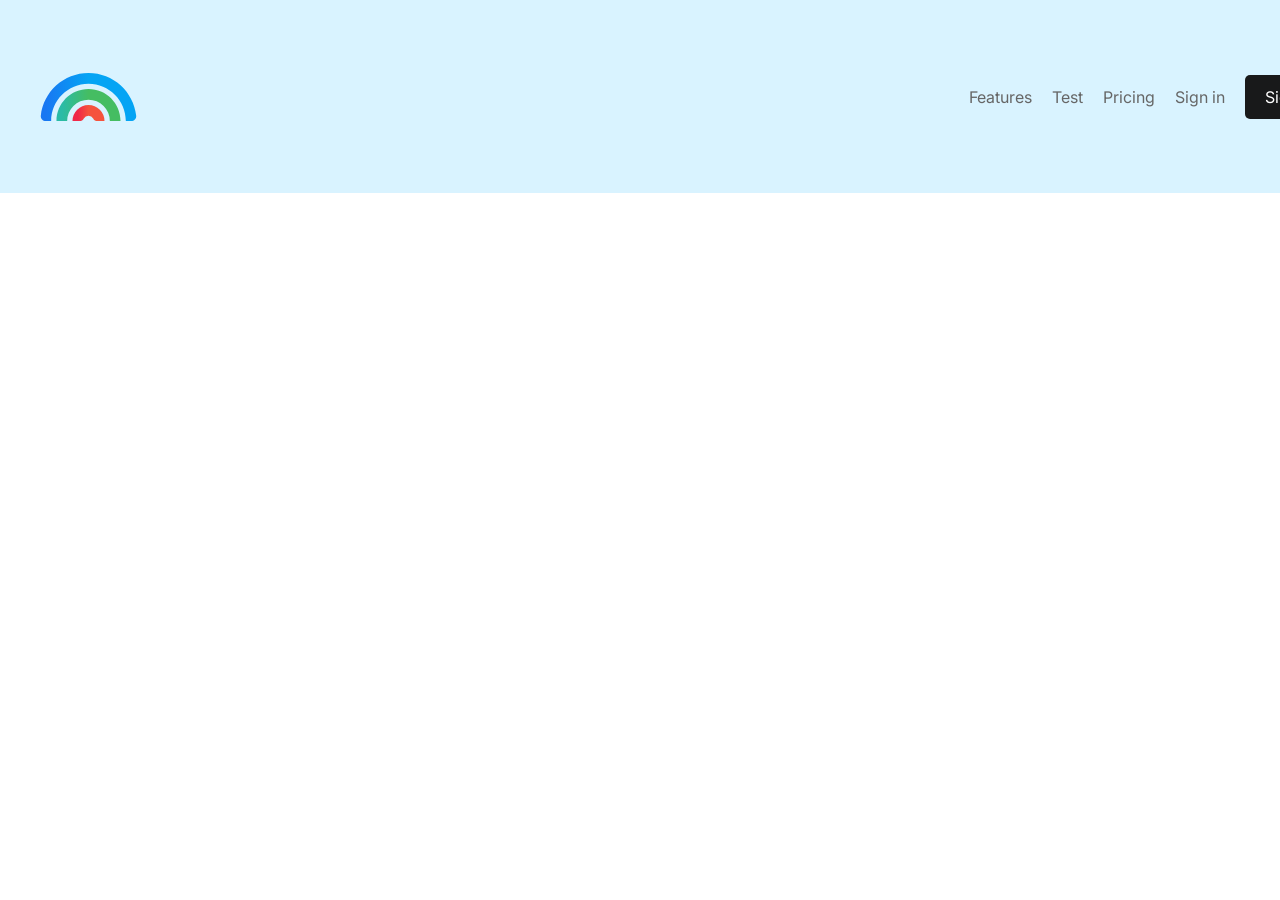
<file: test/index.html>
<!DOCTYPE html><html><head><meta name="viewport" content="width=device-width"/><meta charSet="utf-8"/><title></title><meta property="og:title" content=""/><meta name="description" property="og:description" content=""/><meta name="next-head-count" content="5"/><link rel="preload" href="/_next/static/css/120f2e2270820d49a21f.css" as="style"/><link rel="stylesheet" href="/_next/static/css/120f2e2270820d49a21f.css" data-n-g=""/><link rel="preload" href="/_next/static/css/f135bc938d4348101dee.css" as="style"/><link rel="stylesheet" href="/_next/static/css/f135bc938d4348101dee.css" data-n-p=""/><noscript data-n-css=""></noscript><script defer="" nomodule="" src="/_next/static/chunks/polyfills-a54b4f32bdc1ef890ddd.js"></script><script src="/_next/static/chunks/webpack-d83e07c3e485802a9bb3.js" defer=""></script><script src="/_next/static/chunks/framework-b97a0ed4f13ff8397343.js" defer=""></script><script src="/_next/static/chunks/main-1fbdd5866fd2a08bb602.js" defer=""></script><script src="/_next/static/chunks/pages/_app-a60580ddeae81bdb9193.js" defer=""></script><script src="/_next/static/chunks/99-843a3665b1e0f0378b49.js" defer=""></script><script src="/_next/static/chunks/pages/test-a657aada3ec1bf766216.js" defer=""></script><script src="/_next/static/9S3S9EwtBEPB_NU2Kc59h/_buildManifest.js" defer=""></script><script src="/_next/static/9S3S9EwtBEPB_NU2Kc59h/_ssgManifest.js" defer=""></script></head><body><div id="__next"><style>
        body {
          margin: 0;
        }
      </style><div class="plasmic__default_style_plasmic_page_wrapper__17wzu"><div class="plasmic__default_style_all__1QizC plasmic_simple_light_landing_page_root_reset__2R0F4 PlasmicTest_root__2-g3h"><div class="plasmic__default_style_all__1QizC PlasmicTest_freeBox__f45L1"><div class="plasmic__default_style_all__1QizC plasmic_simple_light_landing_page_root_reset__2R0F4 PlasmicHeader_root__3_c7V __wab_instance PlasmicTest_header__1UxGq"><a class="plasmic__default_style_all__1QizC PlasmicHeader_link__Z9mUU" href="/"><svg xmlns="http://www.w3.org/2000/svg" fill="none" viewBox="0 0 36 18" class="plasmic-default__svg plasmic__default_style_all__1QizC PlasmicHeader_svg__21FX5 plasmic-default__svg plasmic__default_style-module--all--1FsbA PlasmicAuthorBio-module--svg--1OtID" height="1em" width="1em" role="img"><path fill="url(#CuJNbcw3Ka)" d="M2 18C.895 18-.012 17.101.11 16.003 1.103 7.002 8.734 0 18 0s16.897 7.002 17.89 16.003C36.013 17.101 35.106 18 34 18h-2c0-7.732-6.268-14-14-14S4 10.268 4 18H2z" clip-rule="evenodd" fill-rule="evenodd"></path><path fill="url(#CuJNbcw3Kb)" d="M6 18c0-6.627 5.373-12 12-12s12 5.373 12 12h-4a8 8 0 10-16 0H6z" clip-rule="evenodd" fill-rule="evenodd"></path><path fill="url(#CuJNbcw3Kc)" d="M12 18a6 6 0 0112 0h-3c-.552 0-.98-.474-1.244-.959a2 2 0 00-3.512 0c-.265.485-.692.959-1.244.959h-3z" clip-rule="evenodd" fill-rule="evenodd"></path><defs><linearGradient gradientUnits="userSpaceOnUse" y2="18" x2="18" y1="18" x1="1.977" id="CuJNbcw3Ka"><stop stop-color="#1877F2"></stop><stop stop-color="#04A4F4" offset="1"></stop></linearGradient><linearGradient gradientUnits="userSpaceOnUse" y2="18" x2="18" y1="18" x1="7.968" id="CuJNbcw3Kb"><stop stop-color="#2ABBA7"></stop><stop stop-color="#45BD62" offset="1"></stop></linearGradient><linearGradient gradientUnits="userSpaceOnUse" y2="18" x2="18" y1="18" x1="13.953" id="CuJNbcw3Kc"><stop stop-color="#F02849"></stop><stop stop-color="#F5533D" offset="1"></stop></linearGradient></defs></svg></a><div class="plasmic__default_style_all__1QizC PlasmicHeader_freeBox__20k2J"><div class="__wab_flex-container"><a class="plasmic__default_style_all__1QizC plasmic_simple_light_landing_page_root_reset__2R0F4 PlasmicLinkButton_root__2Deqp PlasmicLinkButton_root__type_small__2eEid __wab_instance PlasmicHeader_linkButton__wRl4W__3Dox2" href="https://www.google.com"><div class="__wab_slot PlasmicLinkButton_slotText__3xKfe"><div class="__wab_slot-string-wrapper">Features</div></div></a><a class="plasmic__default_style_all__1QizC plasmic_simple_light_landing_page_root_reset__2R0F4 PlasmicLinkButton_root__2Deqp PlasmicLinkButton_root__type_small__2eEid __wab_instance PlasmicHeader_linkButton__yLUlb__by6_Z" href="/test/"><div class="__wab_slot PlasmicLinkButton_slotText__3xKfe"><div class="__wab_slot-string-wrapper">Test</div></div></a><a class="plasmic__default_style_all__1QizC plasmic_simple_light_landing_page_root_reset__2R0F4 PlasmicLinkButton_root__2Deqp PlasmicLinkButton_root__type_small__2eEid __wab_instance PlasmicHeader_linkButton___12Eb__1GKFx" href="/pricing/"><div class="__wab_slot PlasmicLinkButton_slotText__3xKfe"><div class="__wab_slot-string-wrapper">Pricing</div></div></a><a class="plasmic__default_style_all__1QizC plasmic_simple_light_landing_page_root_reset__2R0F4 PlasmicLinkButton_root__2Deqp PlasmicLinkButton_root__type_small__2eEid __wab_instance PlasmicHeader_linkButton__teTja__149Rh" href="/test/#"><div class="__wab_slot PlasmicLinkButton_slotText__3xKfe"><div class="__wab_slot-string-wrapper">Sign in</div></div></a><a class="plasmic__default_style_all__1QizC plasmic_simple_light_landing_page_root_reset__2R0F4 PlasmicLinkButton_root__2Deqp PlasmicLinkButton_root__narrower__35Q6s PlasmicLinkButton_root__type_solidBlack__GGGlm __wab_instance PlasmicHeader_linkButton__j4Fi7__1ZMQJ" href="/test/#"><div class="__wab_slot PlasmicLinkButton_slotText__3xKfe PlasmicLinkButton_slotText__type_solidBlack__1LWCl"><div class="__wab_slot-string-wrapper">Sign up -&gt;</div></div></a></div></div></div></div></div></div></div><script id="__NEXT_DATA__" type="application/json">{"props":{"pageProps":{}},"page":"/test","query":{},"buildId":"9S3S9EwtBEPB_NU2Kc59h","nextExport":true,"autoExport":true,"isFallback":false,"scriptLoader":[]}</script></body></html>
</file>
<file: _next/static/css/120f2e2270820d49a21f.css>
body,html{padding:0;margin:0;font-family:-apple-system,BlinkMacSystemFont,Segoe UI,Roboto,Oxygen,Ubuntu,Cantarell,Fira Sans,Droid Sans,Helvetica Neue,sans-serif}a{color:inherit;text-decoration:none}*{-webkit-box-sizing:border-box;-moz-box-sizing:border-box;box-sizing:border-box}
</file>
<file: _next/static/css/060d5bebd41177910eca.css>
@import url(https://fonts.googleapis.com/css2?family=Inter%3Aital%2Cwght%400%2C400%3B0%2C500%3B0%2C700%3B0%2C800&display=swap);.__wab_flex-container{display:-moz-box;display:flex;-moz-box-flex:1;flex:1 1;align-self:stretch;pointer-events:none}.__wab_flex-container>*{pointer-events:auto}.__wab_slot{display:contents}.__wab_slot-string-wrapper{position:relative}.__wab_passthrough{display:contents}.__wab_img-wrapper{display:inline-block;width:auto;height:auto;position:relative;overflow:hidden;margin:0}.__wab_img-spacer,.__wab_img-wrapper{max-width:100%;-webkit-box-sizing:border-box;-moz-box-sizing:border-box;box-sizing:border-box}.__wab_img-spacer{display:block}.__wab_img,.__wab_img-spacer-svg{display:block;max-width:100%;margin:0;border:none;padding:0}.__wab_img{position:absolute;top:0;left:0;bottom:0;right:0;width:100%;min-width:100%;min-height:100%;max-height:100%;-webkit-box-sizing:border-box;-moz-box-sizing:border-box;box-sizing:border-box}.__wab_picture{display:contents}.plasmic__default_style_all__1QizC{display:block;white-space:inherit;grid-row:auto;grid-column:auto;position:relative;background:none;background-size:100% 100%;background-repeat:no-repeat;-webkit-box-shadow:none;box-shadow:none;-webkit-box-sizing:border-box;-moz-box-sizing:border-box;box-sizing:border-box;-moz-text-decoration-line:none;text-decoration-line:none;-webkit-transition-property:all;-moz-transition-property:all;transition-property:all;-webkit-transition-timing-function:ease;-moz-transition-timing-function:ease;transition-timing-function:ease;-webkit-transition-delay:0s;-moz-transition-delay:0s;transition-delay:0s;-webkit-transition-duration:0s;-moz-transition-duration:0s;transition-duration:0s;margin:0;border-width:0}.plasmic__default_style_img__3g8in{display:inline-block}.plasmic__default_style_input__1SIfv{background-image:-webkit-gradient(linear,left top,left bottom,from(#fff),to(#fff));background-image:-webkit-linear-gradient(#fff,#fff);background-image:-moz-linear-gradient(#fff,#fff);background-image:linear-gradient(#fff,#fff)}.plasmic__default_style_input__1SIfv,.plasmic__default_style_textarea__aORkV{padding:2px}.plasmic__default_style_button__3IN4h,.plasmic__default_style_input__1SIfv,.plasmic__default_style_textarea__aORkV{font-family:inherit;line-height:inherit;font-size:inherit;font-style:inherit;font-weight:inherit;color:inherit;text-transform:inherit;border:1px solid #d3d3d3}.plasmic__default_style_button__3IN4h{background-image:none;padding:2px 6px}.plasmic__default_style_code__Sz3Ne,.plasmic__default_style_pre__2L7Pg{font-family:inherit;line-height:inherit}.plasmic__default_style_h1__18nhR,.plasmic__default_style_h2__u_nut,.plasmic__default_style_h3__2rKIU,.plasmic__default_style_h4__102jt,.plasmic__default_style_h5__2T8ui,.plasmic__default_style_h6__26ghp{font-size:inherit;font-weight:inherit}.plasmic__default_style_address__3e6gS{font-style:inherit}.plasmic__default_style_ol__cfuZ8,.plasmic__default_style_ul__2EsAM{list-style-type:none;padding:0}.plasmic__default_style_select__26-_r{padding:2px 6px}.plasmic__default_style_li__24ESa{list-style-type:none}.plasmic__default_style_plasmic_default__component_wrapper__3qif4{display:grid}.plasmic__default_style___wab_text__1BDc3{display:inline-block}.plasmic__default_style_plasmic_page_wrapper__17wzu{display:-moz-box;display:flex;width:100%;min-height:100vh;-moz-box-align:stretch;align-items:stretch;align-self:start}.plasmic__default_style_plasmic_page_wrapper__17wzu>*{height:auto!important}.plasmic_simple_light_landing_page_root_reset__2R0F4{font-family:Inter,sans-serif;font-size:18px;font-weight:400;font-style:normal;color:#666;text-align:left;text-transform:none;line-height:1.5;letter-spacing:normal;white-space:pre-wrap}.PlasmicLinkButton_root__2Deqp{display:-moz-inline-box;display:inline-flex;width:auto;height:auto;position:relative;border-radius:5px;padding:10px 32px}.PlasmicLinkButton_root__type_solidBlue__255BF{background:#1877f2}.PlasmicLinkButton_root__type_solidBlack__GGGlm{background:#18191a}.PlasmicLinkButton_root__type_outlineBlue__ds0Ci{border:1px solid #1877f2}.PlasmicLinkButton_root__type_small__2eEid{padding:0}.PlasmicLinkButton_root__narrower__35Q6s{padding-left:20px;padding-right:20px}.PlasmicLinkButton_root__type_solidBlue__255BF:hover{background:#1763cf}.PlasmicLinkButton_root__type_solidBlack__GGGlm:hover{background:#323436}.PlasmicLinkButton_slotText__3xKfe{font-size:16px}.PlasmicLinkButton_slotText__type_solidBlack__1LWCl,.PlasmicLinkButton_slotText__type_solidBlue__why1t{color:#fff}.PlasmicLinkButton_slotText__type_outlineBlue___9cU0{color:#1877f2}.PlasmicHeader_root__3_c7V{display:-moz-box;display:flex;width:100%;height:auto;position:relative;-moz-box-pack:justify;justify-content:space-between;padding-top:16px;padding-bottom:16px;min-width:0}.PlasmicHeader_link__Z9mUU{display:-moz-box;display:flex;position:relative;-moz-box-orient:vertical;-moz-box-direction:normal;flex-direction:column;-moz-box-align:stretch;align-items:stretch;-moz-box-pack:start;justify-content:flex-start}.PlasmicHeader_svg__21FX5{object-fit:cover;width:177px;height:48px;flex-shrink:0}.PlasmicHeader_freeBox__20k2J{display:-moz-inline-box;display:inline-flex;position:relative;-moz-box-orient:horizontal;-moz-box-direction:normal;flex-direction:row;width:auto}.PlasmicHeader_freeBox__20k2J>.__wab_flex-container{-moz-box-orient:horizontal;-moz-box-direction:normal;flex-direction:row;-moz-box-align:center;align-items:center;-moz-box-pack:start;justify-content:flex-start;margin-left:calc(0px - 20px);width:-webkit-calc(100% + 20px);width:-moz-calc(100% + 20px);width:calc(100% + 20px)}.PlasmicHeader_freeBox__20k2J>.__wab_flex-container>*,.PlasmicHeader_freeBox__20k2J>.__wab_flex-container>.__wab_slot>*,.PlasmicHeader_freeBox__20k2J>.__wab_flex-container>.__wab_slot>picture>img,.PlasmicHeader_freeBox__20k2J>.__wab_flex-container>picture>img{margin-left:20px}@media (min-width:0px) and (max-width:768px){.PlasmicHeader_freeBox__20k2J>.__wab_flex-container{margin-left:calc(0px - 16px);width:-webkit-calc(100% + 16px);width:-moz-calc(100% + 16px);width:calc(100% + 16px);margin-top:calc(0px - 0px);height:-webkit-calc(100% + 0px);height:-moz-calc(100% + 0px);height:calc(100% + 0px)}.PlasmicHeader_freeBox__20k2J>.__wab_flex-container>*,.PlasmicHeader_freeBox__20k2J>.__wab_flex-container>.__wab_slot>*,.PlasmicHeader_freeBox__20k2J>.__wab_flex-container>.__wab_slot>picture>img,.PlasmicHeader_freeBox__20k2J>.__wab_flex-container>picture>img{margin-left:16px;margin-top:0}}.PlasmicHeader_linkButton___12Eb__1GKFx.__wab_instance,.PlasmicHeader_linkButton__j4Fi7__1ZMQJ.__wab_instance,.PlasmicHeader_linkButton__teTja__149Rh.__wab_instance,.PlasmicHeader_linkButton__wRl4W__3Dox2.__wab_instance,.PlasmicHeader_linkButton__yLUlb__by6_Z.__wab_instance{position:relative}.PlasmicSection_root__3xlrN{max-width:768px;display:-moz-box;display:flex;width:100%;height:auto;position:relative;-moz-box-orient:vertical;-moz-box-direction:normal;flex-direction:column;min-width:0}.PlasmicSection_root__3xlrN>.__wab_flex-container{-moz-box-orient:vertical;-moz-box-direction:normal;flex-direction:column;-moz-box-pack:center;justify-content:center;-moz-box-align:center;align-items:center;margin-top:calc(0px - 16px);height:-webkit-calc(100% + 16px);height:-moz-calc(100% + 16px);height:calc(100% + 16px)}.PlasmicSection_root__3xlrN>.__wab_flex-container>*,.PlasmicSection_root__3xlrN>.__wab_flex-container>.__wab_slot>*,.PlasmicSection_root__3xlrN>.__wab_flex-container>.__wab_slot>picture>img,.PlasmicSection_root__3xlrN>.__wab_flex-container>picture>img{margin-top:16px}.PlasmicSection_slotTitle__2l4Xp{font-size:42px;font-weight:800;text-align:center;color:#050505}@media (min-width:0px) and (max-width:768px){.PlasmicSection_slotTitle__2l4Xp{font-size:48px}.PlasmicSection_slotSubtitle__HIDdj{font-size:24px}}.PlasmicIconLink_root__2Fs_R{display:-moz-box;display:flex;width:32px;height:32px;position:relative}.PlasmicIconLink_freeBox__2aM_T{display:-moz-box;display:flex;position:relative;-moz-box-orient:horizontal;-moz-box-direction:normal;flex-direction:row;-moz-box-align:center;align-items:center;-moz-box-pack:center;justify-content:center;width:100%;height:100%;-webkit-box-shadow:1px 2px 2px 1px #eaeaea;box-shadow:1px 2px 2px 1px #eaeaea;background:#fff;min-width:0;min-height:0;border-radius:16px}.PlasmicIconLink_slotIcon__6gkym{color:#18191a}.PlasmicIconLink_svg__uKvMa__2aq6R{position:relative;object-fit:cover;color:#65676b;width:32px;height:32px;flex-shrink:0}.PlasmicFooter_root__c_ceT{display:-moz-box;display:flex;width:100%;height:auto;position:relative;-moz-box-orient:vertical;-moz-box-direction:normal;flex-direction:column;padding-bottom:32px;min-width:0}.PlasmicFooter_root__c_ceT>.__wab_flex-container{-moz-box-orient:vertical;-moz-box-direction:normal;flex-direction:column;margin-top:calc(0px - 32px);height:-webkit-calc(100% + 32px);height:-moz-calc(100% + 32px);height:calc(100% + 32px)}.PlasmicFooter_root__c_ceT>.__wab_flex-container>*,.PlasmicFooter_root__c_ceT>.__wab_flex-container>.__wab_slot>*,.PlasmicFooter_root__c_ceT>.__wab_flex-container>.__wab_slot>picture>img,.PlasmicFooter_root__c_ceT>.__wab_flex-container>picture>img{margin-top:32px}.PlasmicFooter_freeBox__ojUxd__fsFU0{display:block;position:relative;width:100%;height:1px;min-width:0;flex-shrink:0;border:1px solid #eaeaea}.PlasmicFooter_freeBox__yiCfz__wjr4Y{display:-moz-box;display:flex;position:relative;-moz-box-orient:horizontal;-moz-box-direction:normal;flex-direction:row;left:auto;top:auto;width:100%;height:auto;min-width:0}.PlasmicFooter_freeBox__yiCfz__wjr4Y>.__wab_flex-container{-moz-box-orient:horizontal;-moz-box-direction:normal;flex-direction:row;-moz-box-align:stretch;align-items:stretch;-moz-box-pack:justify;justify-content:space-between;margin-left:calc(0px - 20px);width:-webkit-calc(100% + 20px);width:-moz-calc(100% + 20px);width:calc(100% + 20px)}.PlasmicFooter_freeBox__yiCfz__wjr4Y>.__wab_flex-container>*,.PlasmicFooter_freeBox__yiCfz__wjr4Y>.__wab_flex-container>.__wab_slot>*,.PlasmicFooter_freeBox__yiCfz__wjr4Y>.__wab_flex-container>.__wab_slot>picture>img,.PlasmicFooter_freeBox__yiCfz__wjr4Y>.__wab_flex-container>picture>img{margin-left:20px}@media (min-width:0px) and (max-width:768px){.PlasmicFooter_freeBox__yiCfz__wjr4Y{display:-moz-box;display:flex;-moz-box-orient:vertical;-moz-box-direction:normal;flex-direction:column}.PlasmicFooter_freeBox__yiCfz__wjr4Y>.__wab_flex-container{-moz-box-orient:vertical;-moz-box-direction:normal;flex-direction:column;margin-left:calc(0px - 0px);width:-webkit-calc(100% + 0);width:-moz-calc(100% + 0);width:calc(100% + 0px);margin-top:calc(0px - 32px);height:-webkit-calc(100% + 32px);height:-moz-calc(100% + 32px);height:calc(100% + 32px)}.PlasmicFooter_freeBox__yiCfz__wjr4Y>.__wab_flex-container>*,.PlasmicFooter_freeBox__yiCfz__wjr4Y>.__wab_flex-container>.__wab_slot>*,.PlasmicFooter_freeBox__yiCfz__wjr4Y>.__wab_flex-container>.__wab_slot>picture>img,.PlasmicFooter_freeBox__yiCfz__wjr4Y>.__wab_flex-container>picture>img{margin-left:0;margin-top:32px}}.PlasmicFooter_freeBox__n1Uod__-AvY9{display:-moz-box;display:flex;position:relative;-moz-box-orient:vertical;-moz-box-direction:normal;flex-direction:column;width:128px;flex-shrink:0}.PlasmicFooter_freeBox__n1Uod__-AvY9>.__wab_flex-container{-moz-box-orient:vertical;-moz-box-direction:normal;flex-direction:column;-moz-box-align:stretch;align-items:stretch;-moz-box-pack:start;justify-content:flex-start;margin-top:calc(0px - 16px);height:-webkit-calc(100% + 16px);height:-moz-calc(100% + 16px);height:calc(100% + 16px)}.PlasmicFooter_freeBox__n1Uod__-AvY9>.__wab_flex-container>*,.PlasmicFooter_freeBox__n1Uod__-AvY9>.__wab_flex-container>.__wab_slot>*,.PlasmicFooter_freeBox__n1Uod__-AvY9>.__wab_flex-container>.__wab_slot>picture>img,.PlasmicFooter_freeBox__n1Uod__-AvY9>.__wab_flex-container>picture>img{margin-top:16px}.PlasmicFooter_iconLink__jv5Gb___omNg.__wab_instance{position:relative;flex-shrink:0}.PlasmicFooter_svg__nAofl__3I6ae{position:relative;object-fit:cover;color:#65676b;width:32px;height:32px}.PlasmicFooter_freeBox__iQkI__1a7vm{display:-moz-box;display:flex;position:relative;-moz-box-orient:horizontal;-moz-box-direction:normal;flex-direction:row;-moz-box-align:stretch;align-items:stretch;-moz-box-pack:start;justify-content:flex-start}.PlasmicFooter_link__kNc4D__1BJ6o{color:#666;font-size:14px}.PlasmicFooter_root__c_ceT .PlasmicFooter_link__kNc4D__1BJ6o:hover{-moz-text-decoration-line:underline;text-decoration-line:underline;color:#050505}.PlasmicFooter_freeBox__ee0Ak__3YEAE,.PlasmicFooter_link__bHeXl__3h2Dc{position:relative;font-size:14px;color:#666}.PlasmicFooter_root__c_ceT .PlasmicFooter_link__bHeXl__3h2Dc:hover{-moz-text-decoration-line:underline;text-decoration-line:underline;color:#050505}.PlasmicFooter_freeBox__trre4__30Tdb{display:-moz-box;display:flex;position:relative;-moz-box-orient:horizontal;-moz-box-direction:normal;flex-direction:row}.PlasmicFooter_freeBox__trre4__30Tdb>.__wab_flex-container{-moz-box-orient:horizontal;-moz-box-direction:normal;flex-direction:row;-moz-box-align:stretch;align-items:stretch;-moz-box-pack:end;justify-content:flex-end;margin-left:calc(0px - 32px);width:-webkit-calc(100% + 32px);width:-moz-calc(100% + 32px);width:calc(100% + 32px)}.PlasmicFooter_freeBox__trre4__30Tdb>.__wab_flex-container>*,.PlasmicFooter_freeBox__trre4__30Tdb>.__wab_flex-container>.__wab_slot>*,.PlasmicFooter_freeBox__trre4__30Tdb>.__wab_flex-container>.__wab_slot>picture>img,.PlasmicFooter_freeBox__trre4__30Tdb>.__wab_flex-container>picture>img{margin-left:32px}@media (min-width:0px) and (max-width:768px){.PlasmicFooter_freeBox__trre4__30Tdb{display:-moz-box;display:flex;-moz-box-orient:vertical;-moz-box-direction:normal;flex-direction:column}.PlasmicFooter_freeBox__trre4__30Tdb>.__wab_flex-container{-moz-box-orient:vertical;-moz-box-direction:normal;flex-direction:column;margin-left:calc(0px - 0px);width:-webkit-calc(100% + 0);width:-moz-calc(100% + 0);width:calc(100% + 0px);margin-top:calc(0px - 32px);height:-webkit-calc(100% + 32px);height:-moz-calc(100% + 32px);height:calc(100% + 32px)}.PlasmicFooter_freeBox__trre4__30Tdb>.__wab_flex-container>*,.PlasmicFooter_freeBox__trre4__30Tdb>.__wab_flex-container>.__wab_slot>*,.PlasmicFooter_freeBox__trre4__30Tdb>.__wab_flex-container>.__wab_slot>picture>img,.PlasmicFooter_freeBox__trre4__30Tdb>.__wab_flex-container>picture>img{margin-left:0;margin-top:32px}}.PlasmicFooter_freeBox__sraEb__1x7su{display:-moz-box;display:flex;position:relative;-moz-box-orient:vertical;-moz-box-direction:normal;flex-direction:column;width:150px;flex-shrink:0}.PlasmicFooter_freeBox__sraEb__1x7su>.__wab_flex-container{-moz-box-orient:vertical;-moz-box-direction:normal;flex-direction:column;-moz-box-align:stretch;align-items:stretch;-moz-box-pack:start;justify-content:flex-start;margin-top:calc(0px - 8px);height:-webkit-calc(100% + 8px);height:-moz-calc(100% + 8px);height:calc(100% + 8px)}.PlasmicFooter_freeBox__sraEb__1x7su>.__wab_flex-container>*,.PlasmicFooter_freeBox__sraEb__1x7su>.__wab_flex-container>.__wab_slot>*,.PlasmicFooter_freeBox__sraEb__1x7su>.__wab_flex-container>.__wab_slot>picture>img,.PlasmicFooter_freeBox__sraEb__1x7su>.__wab_flex-container>picture>img{margin-top:8px}.PlasmicFooter_freeBox__rm2T1__2ErJf{position:relative;font-weight:500;font-size:16px}.PlasmicFooter_link__mySd4__1XXzG{font-size:14px;position:relative;color:#666}.PlasmicFooter_root__c_ceT .PlasmicFooter_link__mySd4__1XXzG:hover{color:#050505}.PlasmicFooter_link__cYg7W__8NayA{position:relative;color:#666;font-size:14px}.PlasmicFooter_root__c_ceT .PlasmicFooter_link__cYg7W__8NayA:hover{color:#050505}.PlasmicFooter_link__pnZpk__1rSOU{position:relative;color:#666;font-size:14px}.PlasmicFooter_root__c_ceT .PlasmicFooter_link__pnZpk__1rSOU:hover{color:#050505}.PlasmicFooter_link__a0Kip__26pW5{position:relative;color:#666;font-size:14px}.PlasmicFooter_root__c_ceT .PlasmicFooter_link__a0Kip__26pW5:hover{color:#050505}.PlasmicFooter_link__dl76Z__1YyqS{position:relative;color:#666;font-size:14px}.PlasmicFooter_root__c_ceT .PlasmicFooter_link__dl76Z__1YyqS:hover{color:#050505}.PlasmicFooter_freeBox__jHdfw__1n79h{display:-moz-box;display:flex;position:relative;-moz-box-orient:vertical;-moz-box-direction:normal;flex-direction:column;width:150px;flex-shrink:0}.PlasmicFooter_freeBox__jHdfw__1n79h>.__wab_flex-container{-moz-box-orient:vertical;-moz-box-direction:normal;flex-direction:column;-moz-box-align:stretch;align-items:stretch;-moz-box-pack:start;justify-content:flex-start;margin-top:calc(0px - 8px);height:-webkit-calc(100% + 8px);height:-moz-calc(100% + 8px);height:calc(100% + 8px)}.PlasmicFooter_freeBox__jHdfw__1n79h>.__wab_flex-container>*,.PlasmicFooter_freeBox__jHdfw__1n79h>.__wab_flex-container>.__wab_slot>*,.PlasmicFooter_freeBox__jHdfw__1n79h>.__wab_flex-container>.__wab_slot>picture>img,.PlasmicFooter_freeBox__jHdfw__1n79h>.__wab_flex-container>picture>img{margin-top:8px}.PlasmicFooter_freeBox__kfHZm__1uSI1{position:relative;font-weight:500;font-size:16px}.PlasmicFooter_link__zs6D__3F9ar{position:relative;color:#666;font-size:14px}.PlasmicFooter_root__c_ceT .PlasmicFooter_link__zs6D__3F9ar:hover{color:#050505}.PlasmicFooter_link__v8SB9__3k4Ev{position:relative;color:#666;font-size:14px}.PlasmicFooter_root__c_ceT .PlasmicFooter_link__v8SB9__3k4Ev:hover{color:#050505}.PlasmicFooter_link__zy1Gq__1M3ie{position:relative;color:#666;font-size:14px}.PlasmicFooter_root__c_ceT .PlasmicFooter_link__zy1Gq__1M3ie:hover{color:#050505}.PlasmicFooter_link__bsApP__2Qd1c{position:relative;color:#666;font-size:14px}.PlasmicFooter_root__c_ceT .PlasmicFooter_link__bsApP__2Qd1c:hover{color:#050505}.PlasmicFooter_link___3Jt4W__1l78o{position:relative;color:#666;font-size:14px}.PlasmicFooter_root__c_ceT .PlasmicFooter_link___3Jt4W__1l78o:hover{color:#050505}.PlasmicFooter_freeBox__cXsbg__3Zv17{display:-moz-box;display:flex;-moz-box-orient:vertical;-moz-box-direction:normal;flex-direction:column;width:150px;flex-shrink:0}.PlasmicFooter_freeBox__cXsbg__3Zv17>.__wab_flex-container{-moz-box-orient:vertical;-moz-box-direction:normal;flex-direction:column;-moz-box-align:stretch;align-items:stretch;-moz-box-pack:start;justify-content:flex-start;margin-top:calc(0px - 8px);height:-webkit-calc(100% + 8px);height:-moz-calc(100% + 8px);height:calc(100% + 8px)}.PlasmicFooter_freeBox__cXsbg__3Zv17>.__wab_flex-container>*,.PlasmicFooter_freeBox__cXsbg__3Zv17>.__wab_flex-container>.__wab_slot>*,.PlasmicFooter_freeBox__cXsbg__3Zv17>.__wab_flex-container>.__wab_slot>picture>img,.PlasmicFooter_freeBox__cXsbg__3Zv17>.__wab_flex-container>picture>img{margin-top:8px}.PlasmicFooter_freeBox__gobKh__1kmaZ{position:relative;font-weight:500;font-size:16px}.PlasmicFooter_link__gCmmy__NyDFW{position:relative;color:#666;font-size:14px}.PlasmicFooter_root__c_ceT .PlasmicFooter_link__gCmmy__NyDFW:hover{color:#050505}.PlasmicFooter_link__tt6Dm__-5K2-{position:relative;color:#666;font-size:14px}.PlasmicFooter_root__c_ceT .PlasmicFooter_link__tt6Dm__-5K2-:hover{color:#050505}.PlasmicFooter_link__s47Vt__74Tsw{position:relative;color:#666;font-size:14px}.PlasmicFooter_root__c_ceT .PlasmicFooter_link__s47Vt__74Tsw:hover{color:#050505}.PlasmicFooter_link___8Gro1__1Vc-f{position:relative;color:#666;font-size:14px}.PlasmicFooter_root__c_ceT .PlasmicFooter_link___8Gro1__1Vc-f:hover{color:#050505}.PlasmicFooter_link___1EO3__3bTOR{position:relative;color:#666;font-size:14px}.PlasmicFooter_root__c_ceT .PlasmicFooter_link___1EO3__3bTOR:hover{color:#050505}.PlasmicFooter_freeBox__eiTbK__2oMns{display:-moz-box;display:flex;position:relative;-moz-box-orient:vertical;-moz-box-direction:normal;flex-direction:column;width:200px;flex-shrink:0}.PlasmicFooter_freeBox__eiTbK__2oMns>.__wab_flex-container{-moz-box-orient:vertical;-moz-box-direction:normal;flex-direction:column;-moz-box-align:stretch;align-items:stretch;-moz-box-pack:start;justify-content:flex-start;margin-top:calc(0px - 8px);height:-webkit-calc(100% + 8px);height:-moz-calc(100% + 8px);height:calc(100% + 8px)}.PlasmicFooter_freeBox__eiTbK__2oMns>.__wab_flex-container>*,.PlasmicFooter_freeBox__eiTbK__2oMns>.__wab_flex-container>.__wab_slot>*,.PlasmicFooter_freeBox__eiTbK__2oMns>.__wab_flex-container>.__wab_slot>picture>img,.PlasmicFooter_freeBox__eiTbK__2oMns>.__wab_flex-container>picture>img{margin-top:8px}.PlasmicFooter_freeBox__rtGQc__2sRVF{position:relative;font-weight:500;font-size:16px}.PlasmicFooter_freeBox___9TsHu__xPkx9{position:relative;font-size:14px;color:#666}.PlasmicFooter_freeBox__ew6X4__1pPir{display:-moz-box;display:flex;position:relative;-moz-box-orient:horizontal;-moz-box-direction:normal;flex-direction:row;-moz-box-align:center;align-items:center;-moz-box-pack:center;justify-content:center;width:100%;min-width:0;border-radius:5px;border:1px solid #e4e6eb}.PlasmicFooter_textbox__3fFrw{position:relative;width:100%;padding-left:10px;padding-right:10px;font-size:12px;height:100%;min-width:0;min-height:0;border-width:0}.PlasmicFooter_freeBox__bpXg1__Hwlau{-moz-box-orient:vertical;flex-direction:column;-moz-box-align:center;align-items:center;-moz-box-pack:space-evenly;justify-content:space-evenly;width:1px;height:16px;background:#e4e6eb;flex-shrink:0}.PlasmicFooter_button__mgI5H,.PlasmicFooter_freeBox__bpXg1__Hwlau{display:-moz-box;display:flex;position:relative;-moz-box-direction:normal}.PlasmicFooter_button__mgI5H{border-width:0 0 0 1px;-moz-box-orient:horizontal;flex-direction:row;padding:8px;border-style:none}.PlasmicFooter_svg__txKcb__2zAEk{position:relative;object-fit:cover;width:12px;height:12px;color:#1877f2;flex-shrink:0}.PlasmicFooter_freeBox__rPbAm__3_boY{display:block;position:relative;width:100%;height:1px;min-width:0;flex-shrink:0;border:1px solid #eaeaea}.PlasmicFooter_freeBox___6Osfu__2n0Mz{display:-moz-box;display:flex;position:relative;-moz-box-orient:horizontal;-moz-box-direction:normal;flex-direction:row;left:auto;top:auto;width:100%;height:auto;min-width:0}.PlasmicFooter_freeBox___6Osfu__2n0Mz>.__wab_flex-container{-moz-box-orient:horizontal;-moz-box-direction:normal;flex-direction:row;-moz-box-align:center;align-items:center;-moz-box-pack:justify;justify-content:space-between}@media (min-width:0px) and (max-width:768px){.PlasmicFooter_freeBox___6Osfu__2n0Mz{display:-moz-box;display:flex;-moz-box-orient:vertical;-moz-box-direction:normal;flex-direction:column}.PlasmicFooter_freeBox___6Osfu__2n0Mz>.__wab_flex-container{-moz-box-orient:vertical;-moz-box-direction:normal;flex-direction:column;margin-left:calc(0px - 0px);width:-webkit-calc(100% + 0);width:-moz-calc(100% + 0);width:calc(100% + 0px);margin-top:calc(0px - 8px);height:-webkit-calc(100% + 8px);height:-moz-calc(100% + 8px);height:calc(100% + 8px)}.PlasmicFooter_freeBox___6Osfu__2n0Mz>.__wab_flex-container>*,.PlasmicFooter_freeBox___6Osfu__2n0Mz>.__wab_flex-container>.__wab_slot>*,.PlasmicFooter_freeBox___6Osfu__2n0Mz>.__wab_flex-container>.__wab_slot>picture>img,.PlasmicFooter_freeBox___6Osfu__2n0Mz>.__wab_flex-container>picture>img{margin-left:0;margin-top:8px}}.PlasmicFooter_freeBox__dSx8H__1XnZ6{display:-moz-box;display:flex;position:relative;-moz-box-orient:horizontal;-moz-box-direction:normal;flex-direction:row;-moz-box-align:stretch;align-items:stretch;-moz-box-pack:start;justify-content:flex-start}.PlasmicFooter_link__hl2D0__2_rmy{position:relative;color:#666;height:auto;font-size:14px}.PlasmicFooter_root__c_ceT .PlasmicFooter_link__hl2D0__2_rmy:hover{-moz-text-decoration-line:underline;text-decoration-line:underline}.PlasmicFooter_link__e5ZCg__12h31{position:relative;color:#666;font-size:14px}.PlasmicFooter_root__c_ceT .PlasmicFooter_link__e5ZCg__12h31:hover{-moz-text-decoration-line:underline;text-decoration-line:underline}.PlasmicFooter_freeBox__lfUHa__LzCQG{position:relative;height:auto;width:auto;font-size:14px;color:#666;display:inline-block}.PlasmicFooter_freeBox__ym6Wa__2QBe_{display:-moz-box;display:flex;position:relative;-moz-box-orient:horizontal;-moz-box-direction:normal;flex-direction:row}.PlasmicFooter_freeBox__ym6Wa__2QBe_>.__wab_flex-container{-moz-box-orient:horizontal;-moz-box-direction:normal;flex-direction:row;-moz-box-align:stretch;align-items:stretch;-moz-box-pack:start;justify-content:flex-start;margin-left:calc(0px - 16px);width:-webkit-calc(100% + 16px);width:-moz-calc(100% + 16px);width:calc(100% + 16px)}.PlasmicFooter_freeBox__ym6Wa__2QBe_>.__wab_flex-container>*,.PlasmicFooter_freeBox__ym6Wa__2QBe_>.__wab_flex-container>.__wab_slot>*,.PlasmicFooter_freeBox__ym6Wa__2QBe_>.__wab_flex-container>.__wab_slot>picture>img,.PlasmicFooter_freeBox__ym6Wa__2QBe_>.__wab_flex-container>picture>img{margin-left:16px}.PlasmicFooter_iconLink__dl88A__1BIMd.__wab_instance{position:relative;flex-shrink:0}.PlasmicFooter_svg__qwHsv__1Kemg{position:relative;object-fit:cover;color:#65676b;width:32px;height:32px}.PlasmicFooter_root__c_ceT .PlasmicFooter_svg__qwHsv__1Kemg:hover{color:#18191a}.PlasmicFooter_iconLink__maJnW__2ZG4e.__wab_instance{position:relative;flex-shrink:0}.PlasmicFooter_svg__qdwg7__28w9-{position:relative;object-fit:cover;color:#65676b;width:32px;height:32px}.PlasmicFooter_root__c_ceT .PlasmicFooter_svg__qdwg7__28w9-:hover{color:#18191a}.PlasmicFooter_iconLink___73Rxz__3XnWU.__wab_instance{position:relative;flex-shrink:0}.PlasmicFooter_svg__neX8Y__2-V9b{position:relative;object-fit:cover;color:#65676b;width:32px;height:32px}.PlasmicFooter_root__c_ceT .PlasmicFooter_svg__neX8Y__2-V9b:hover{color:#18191a}
</file>
<file: _next/static/css/531fa453c56136570e55.css>
.PlasmicTopSection_root__1OA1K{height:100%;min-height:0}.PlasmicTopSection_freeBox__jZc27__3cIoP,.PlasmicTopSection_root__1OA1K{display:-moz-box;display:flex;width:100%;position:relative;-moz-box-orient:vertical;-moz-box-direction:normal;flex-direction:column;min-width:0}.PlasmicTopSection_freeBox__jZc27__3cIoP>.__wab_flex-container{-moz-box-orient:vertical;-moz-box-direction:normal;flex-direction:column;-moz-box-align:center;align-items:center;-moz-box-pack:start;justify-content:flex-start;margin-top:calc(0px - 32px);height:-webkit-calc(100% + 32px);height:-moz-calc(100% + 32px);height:calc(100% + 32px)}.PlasmicTopSection_freeBox__jZc27__3cIoP>.__wab_flex-container>*,.PlasmicTopSection_freeBox__jZc27__3cIoP>.__wab_flex-container>.__wab_slot>*,.PlasmicTopSection_freeBox__jZc27__3cIoP>.__wab_flex-container>.__wab_slot>picture>img,.PlasmicTopSection_freeBox__jZc27__3cIoP>.__wab_flex-container>picture>img{margin-top:32px}.PlasmicTopSection_freeBox__wArMw__34hoL{display:-moz-box;display:flex;position:relative;-moz-box-orient:vertical;-moz-box-direction:normal;flex-direction:column;width:100%;max-width:1000px;min-width:0}.PlasmicTopSection_freeBox__wArMw__34hoL>.__wab_flex-container{-moz-box-orient:vertical;-moz-box-direction:normal;flex-direction:column;-moz-box-align:stretch;align-items:stretch;-moz-box-pack:start;justify-content:flex-start;margin-top:calc(0px - 32px);height:-webkit-calc(100% + 32px);height:-moz-calc(100% + 32px);height:calc(100% + 32px)}.PlasmicTopSection_freeBox__wArMw__34hoL>.__wab_flex-container>*,.PlasmicTopSection_freeBox__wArMw__34hoL>.__wab_flex-container>.__wab_slot>*,.PlasmicTopSection_freeBox__wArMw__34hoL>.__wab_flex-container>.__wab_slot>picture>img,.PlasmicTopSection_freeBox__wArMw__34hoL>.__wab_flex-container>picture>img{margin-top:32px}.PlasmicTopSection_freeBox___6VwPs__1bJnb{display:-moz-box;display:flex;position:relative;-moz-box-orient:vertical;-moz-box-direction:normal;flex-direction:column;-moz-box-align:stretch;align-items:stretch;-moz-box-pack:start;justify-content:flex-start}.PlasmicTopSection_freeBox__gnPzR__2HMlQ{font-size:96px;font-weight:700;text-align:center;line-height:1;color:#050505}@media (min-width:0px) and (max-width:768px){.PlasmicTopSection_freeBox__gnPzR__2HMlQ{font-size:48px}}.PlasmicTopSection_freeBox__l0DMq__1-o3F{font-size:96px;font-weight:700;text-align:center;line-height:1;color:rgba(51,140,245,0);background:-webkit-gradient(linear,left top,right top,from(#338cf5),to(#4fd1c5)) 0 0 /100% 100% padding-box;background:-webkit-linear-gradient(left,#338cf5,#4fd1c5) 0 0 /100% 100% padding-box;background:-moz-linear-gradient(left,#338cf5 0,#4fd1c5 100%) 0 0 /100% 100% padding-box;background:linear-gradient(90deg,#338cf5,#4fd1c5) 0 0 /100% 100% padding-box;background-clip:text;-webkit-background-clip:text}@media (min-width:0px) and (max-width:768px){.PlasmicTopSection_freeBox__l0DMq__1-o3F{font-size:48px}}.PlasmicTopSection_freeBox__nlAx3__3D9j_{font-size:20px;text-align:center;max-width:768px;position:relative;align-self:center}@media (min-width:0px) and (max-width:768px){.PlasmicTopSection_freeBox__nlAx3__3D9j_{font-size:24px}}.PlasmicTopSection_freeBox__lFv3I__17K_P{display:-moz-box;display:flex;position:relative;-moz-box-orient:horizontal;-moz-box-direction:normal;flex-direction:row}.PlasmicTopSection_freeBox__lFv3I__17K_P>.__wab_flex-container{-moz-box-orient:horizontal;-moz-box-direction:normal;flex-direction:row;-moz-box-align:stretch;align-items:stretch;-moz-box-pack:start;justify-content:flex-start;margin-left:calc(0px - 12px);width:-webkit-calc(100% + 12px);width:-moz-calc(100% + 12px);width:calc(100% + 12px)}.PlasmicTopSection_freeBox__lFv3I__17K_P>.__wab_flex-container>*,.PlasmicTopSection_freeBox__lFv3I__17K_P>.__wab_flex-container>.__wab_slot>*,.PlasmicTopSection_freeBox__lFv3I__17K_P>.__wab_flex-container>.__wab_slot>picture>img,.PlasmicTopSection_freeBox__lFv3I__17K_P>.__wab_flex-container>picture>img{margin-left:12px}.PlasmicTopSection_linkButton__qRkYd__17kpG.__wab_instance,.PlasmicTopSection_linkButton__yNKn__1dmMV.__wab_instance{position:relative}.PlasmicTopSection_freeBox__f6Kr4__3F3y7{display:-moz-box;display:flex;position:relative;-moz-box-orient:vertical;-moz-box-direction:normal;flex-direction:column;-moz-box-align:center;align-items:center;-moz-box-pack:start;justify-content:flex-start;width:100%;max-width:1000px;min-width:0}.PlasmicTopSection_img__3X9cb{position:relative;object-fit:cover;width:100%;height:100%;margin-top:32px;min-width:0;min-height:0}.PlasmicTopSection_img__3X9cb>.PlasmicTopSection___wab_img-spacer__1fe1E>img,.PlasmicTopSection_img__3X9cb>picture>img{object-fit:cover}.PlasmicFeatureCard_root__1oU4y{display:-moz-box;display:flex;width:352px;height:195px;position:relative;-moz-box-orient:vertical;-moz-box-direction:normal;flex-direction:column;-webkit-box-shadow:0 2px 8px 0 rgba(0,0,0,.12),0 10px 10px -5px rgba(0,0,0,.02);box-shadow:0 2px 8px 0 rgba(0,0,0,.12),0 10px 10px -5px rgba(0,0,0,.02);background:#fff;border-radius:5px;padding:20px;border:1px solid #f0f2f5}.PlasmicFeatureCard_root__1oU4y>.__wab_flex-container{-moz-box-orient:vertical;-moz-box-direction:normal;flex-direction:column;-moz-box-pack:center;justify-content:center;-moz-box-align:center;align-items:center;margin-top:calc(0px - 10px);height:-webkit-calc(100% + 10px);height:-moz-calc(100% + 10px);height:calc(100% + 10px)}.PlasmicFeatureCard_root__1oU4y>.__wab_flex-container>*,.PlasmicFeatureCard_root__1oU4y>.__wab_flex-container>.__wab_slot>*,.PlasmicFeatureCard_root__1oU4y>.__wab_flex-container>.__wab_slot>picture>img,.PlasmicFeatureCard_root__1oU4y>.__wab_flex-container>picture>img{margin-top:10px}.PlasmicFeatureCard_root__long__36Ga8{height:auto;width:100%;display:-moz-box;display:flex;-moz-box-orient:horizontal;-moz-box-direction:normal;flex-direction:row;min-width:0}.PlasmicFeatureCard_root__long__36Ga8>.__wab_flex-container{-moz-box-orient:horizontal;-moz-box-direction:normal;flex-direction:row;-moz-box-pack:justify;justify-content:space-between;margin-left:calc(0px - 10px);width:-webkit-calc(100% + 10px);width:-moz-calc(100% + 10px);width:calc(100% + 10px);margin-top:calc(0px - 0px);height:-webkit-calc(100% + 0px);height:-moz-calc(100% + 0px);height:calc(100% + 0px)}.PlasmicFeatureCard_root__long__36Ga8>.__wab_flex-container>*,.PlasmicFeatureCard_root__long__36Ga8>.__wab_flex-container>.__wab_slot>*,.PlasmicFeatureCard_root__long__36Ga8>.__wab_flex-container>.__wab_slot>picture>img,.PlasmicFeatureCard_root__long__36Ga8>.__wab_flex-container>picture>img{margin-left:10px;margin-top:0}.PlasmicFeatureCard_freeBox__aNxBu__2VKG0{overflow:hidden;border-radius:32px}.PlasmicFeatureCard_freeBox__aNxBu__2VKG0,.PlasmicFeatureCard_freeBox__z81Xf__B7IFG{display:-moz-box;display:flex;position:relative;-moz-box-orient:horizontal;-moz-box-direction:normal;flex-direction:row;-moz-box-align:center;align-items:center;-moz-box-pack:center;justify-content:center}.PlasmicFeatureCard_freeBox__z81Xf__B7IFG{width:64px;height:64px;background:#1763cf;flex-shrink:0}.PlasmicFeatureCard_svg___3SdWf__10Tsr{position:relative;object-fit:cover;width:48px;height:48px;flex-shrink:0}.PlasmicFeatureCard_freeBox__cK2Ue__t7QOl{display:-moz-box;display:flex;position:relative;-moz-box-orient:vertical;-moz-box-direction:normal;flex-direction:column}.PlasmicFeatureCard_freeBox__cK2Ue__t7QOl>.__wab_flex-container{-moz-box-orient:vertical;-moz-box-direction:normal;flex-direction:column;-moz-box-align:stretch;align-items:stretch;-moz-box-pack:start;justify-content:flex-start;margin-top:calc(0px - 8px);height:-webkit-calc(100% + 8px);height:-moz-calc(100% + 8px);height:calc(100% + 8px)}.PlasmicFeatureCard_freeBox__cK2Ue__t7QOl>.__wab_flex-container>*,.PlasmicFeatureCard_freeBox__cK2Ue__t7QOl>.__wab_flex-container>.__wab_slot>*,.PlasmicFeatureCard_freeBox__cK2Ue__t7QOl>.__wab_flex-container>.__wab_slot>picture>img,.PlasmicFeatureCard_freeBox__cK2Ue__t7QOl>.__wab_flex-container>picture>img{margin-top:8px}.PlasmicFeatureCard_freeBox__long__cK2UevpjJd__2NmTu>.__wab_flex-container{-moz-box-align:start;align-items:flex-start}.PlasmicFeatureCard_slotTitle__1nCOk{font-size:18px;font-weight:700;text-align:center;color:#050505}.PlasmicFeatureCard_slotDescription__AlbNO{color:#96999e;text-align:center}.PlasmicFeatureCard_slotDescription__long__3bUw-{text-align:left}.PlasmicFeatureCard_freeBox__awNmj__wKy2K{display:-moz-box;display:flex;position:relative;-moz-box-orient:vertical;-moz-box-direction:normal;flex-direction:column;-moz-box-align:stretch;align-items:stretch;-moz-box-pack:start;justify-content:flex-start}.PlasmicFeatureCard_freeBox__long__awNmjvpjJd__H1xhr{width:32px;height:32px;overflow:hidden;-moz-box-pack:center;justify-content:center;-moz-box-align:center;align-items:center;-webkit-box-shadow:1px 1px 1px 0 #eaeaea;box-shadow:1px 1px 1px 0 #eaeaea;background:#fff;flex-shrink:0;border-radius:16px;border:1px solid #eaeaea}.PlasmicFeatureCard_svg___2FqXr__qX1Cx{width:16px;height:16px;position:relative;object-fit:cover;flex-shrink:0}.PlasmicAvatar_root__1FCY7{display:-moz-box;display:flex;width:96px;height:96px;position:relative;overflow:hidden;border-radius:48px}.PlasmicAvatar_img__mWNw__2ZPPu{position:relative;object-fit:cover;width:100%;height:100%;min-width:0;min-height:0}.PlasmicAvatar_img__mWNw__2ZPPu>.PlasmicAvatar___wab_img-spacer__2EJoS>img,.PlasmicAvatar_img__mWNw__2ZPPu>picture>img{object-fit:cover}.PlasmicTestimonial_root__2xzmn{display:-moz-box;display:flex;position:relative;-moz-box-orient:vertical;-moz-box-direction:normal;flex-direction:column;-moz-box-align:stretch;align-items:stretch;-moz-box-pack:start;justify-content:flex-start}.PlasmicTestimonial_avatar__Q6Onm.__wab_instance{position:absolute;left:44.01%;top:-28px;z-index:2;flex-shrink:0}.PlasmicTestimonial_img__3yfWh{position:relative;object-fit:cover;width:100%;height:100%;min-width:0;min-height:0}.PlasmicTestimonial_img__3yfWh>.PlasmicTestimonial___wab_img-spacer__3URgr>img,.PlasmicTestimonial_img__3yfWh>picture>img{object-fit:cover}.PlasmicTestimonial_svg__GPB8t{position:absolute;object-fit:cover;width:64px;height:64px;left:52%;top:-40px;color:#1877f2;z-index:1;flex-shrink:0}.PlasmicTestimonial_freeBox__in73N__ywUrx{display:-moz-box;display:flex;width:100%;height:auto;max-width:768px;-moz-box-orient:vertical;-moz-box-direction:normal;flex-direction:column;min-width:0;padding:80px 48px 32px;border:2px solid #c9ccd1}.PlasmicTestimonial_freeBox__in73N__ywUrx>.__wab_flex-container{-moz-box-orient:vertical;-moz-box-direction:normal;flex-direction:column;-moz-box-align:center;align-items:center;-moz-box-pack:center;justify-content:center;margin-top:calc(0px - 10px);height:-webkit-calc(100% + 10px);height:-moz-calc(100% + 10px);height:calc(100% + 10px)}.PlasmicTestimonial_freeBox__in73N__ywUrx>.__wab_flex-container>*,.PlasmicTestimonial_freeBox__in73N__ywUrx>.__wab_flex-container>.__wab_slot>*,.PlasmicTestimonial_freeBox__in73N__ywUrx>.__wab_flex-container>.__wab_slot>picture>img,.PlasmicTestimonial_freeBox__in73N__ywUrx>.__wab_flex-container>picture>img{margin-top:10px}.PlasmicTestimonial_freeBox__oaqfd__1UaLO{position:relative;color:#050505}.PlasmicTestimonial_freeBox__rc16N__j4QK4{display:-moz-box;display:flex;position:relative;-moz-box-orient:vertical;-moz-box-direction:normal;flex-direction:column}.PlasmicTestimonial_freeBox__rc16N__j4QK4>.__wab_flex-container{-moz-box-orient:vertical;-moz-box-direction:normal;flex-direction:column;-moz-box-align:center;align-items:center;-moz-box-pack:start;justify-content:flex-start;margin-top:calc(0px - 8px);height:-webkit-calc(100% + 8px);height:-moz-calc(100% + 8px);height:calc(100% + 8px)}.PlasmicTestimonial_freeBox__rc16N__j4QK4>.__wab_flex-container>*,.PlasmicTestimonial_freeBox__rc16N__j4QK4>.__wab_flex-container>.__wab_slot>*,.PlasmicTestimonial_freeBox__rc16N__j4QK4>.__wab_flex-container>.__wab_slot>picture>img,.PlasmicTestimonial_freeBox__rc16N__j4QK4>.__wab_flex-container>picture>img{margin-top:8px}.PlasmicTestimonial_freeBox__rt7R9__2z3zz{font-weight:700}.PlasmicTestimonial_freeBox__vSsCw__1do9O{position:relative;color:#65676b}.PlasmicHomeCta_root__1FInr{display:-moz-box;display:flex;width:100%;height:auto;position:relative;-moz-box-pack:justify;justify-content:space-between;max-height:420px;background:#18191a;min-width:0;border-radius:5px}@media (min-width:0px) and (max-width:768px){.PlasmicHomeCta_root__1FInr{width:100%;height:100%;min-width:0;min-height:0}}.PlasmicHomeCta_freeBox__xXtQ__2brFT{display:-moz-box;display:flex;position:relative;-moz-box-orient:vertical;-moz-box-direction:normal;flex-direction:column;width:60%;padding:32px 48px}.PlasmicHomeCta_freeBox__xXtQ__2brFT>.__wab_flex-container{-moz-box-orient:vertical;-moz-box-direction:normal;flex-direction:column;-moz-box-align:stretch;align-items:stretch;-moz-box-pack:center;justify-content:center;margin-top:calc(0px - 16px);height:-webkit-calc(100% + 16px);height:-moz-calc(100% + 16px);height:calc(100% + 16px)}.PlasmicHomeCta_freeBox__xXtQ__2brFT>.__wab_flex-container>*,.PlasmicHomeCta_freeBox__xXtQ__2brFT>.__wab_flex-container>.__wab_slot>*,.PlasmicHomeCta_freeBox__xXtQ__2brFT>.__wab_flex-container>.__wab_slot>picture>img,.PlasmicHomeCta_freeBox__xXtQ__2brFT>.__wab_flex-container>picture>img{margin-top:16px}@media (min-width:0px) and (max-width:768px){.PlasmicHomeCta_freeBox__xXtQ__2brFT{width:100%;min-width:0}}.PlasmicHomeCta_freeBox__zdsoB__3BZDS{position:relative;color:#fff;font-size:24px;font-weight:700;line-height:1}.PlasmicHomeCta_freeBox__vC23__31GUg{position:relative;color:#b0b3b8}.PlasmicHomeCta_freeBox___9QpAl__y9eYb{display:-moz-box;display:flex;position:relative;-moz-box-orient:horizontal;-moz-box-direction:normal;flex-direction:row}.PlasmicHomeCta_freeBox___9QpAl__y9eYb>.__wab_flex-container{-moz-box-orient:horizontal;-moz-box-direction:normal;flex-direction:row;-moz-box-align:stretch;align-items:stretch;-moz-box-pack:start;justify-content:flex-start;margin-left:calc(0px - 8px);width:-webkit-calc(100% + 8px);width:-moz-calc(100% + 8px);width:calc(100% + 8px)}.PlasmicHomeCta_freeBox___9QpAl__y9eYb>.__wab_flex-container>*,.PlasmicHomeCta_freeBox___9QpAl__y9eYb>.__wab_flex-container>.__wab_slot>*,.PlasmicHomeCta_freeBox___9QpAl__y9eYb>.__wab_flex-container>.__wab_slot>picture>img,.PlasmicHomeCta_freeBox___9QpAl__y9eYb>.__wab_flex-container>picture>img{margin-left:8px}@media (min-width:0px) and (max-width:768px){.PlasmicHomeCta_freeBox___9QpAl__y9eYb{display:-moz-box;display:flex;-moz-box-orient:vertical;-moz-box-direction:normal;flex-direction:column}.PlasmicHomeCta_freeBox___9QpAl__y9eYb>.__wab_flex-container{-moz-box-orient:vertical;-moz-box-direction:normal;flex-direction:column;-moz-box-align:start;align-items:flex-start;margin-left:calc(0px - 0px);width:-webkit-calc(100% + 0);width:-moz-calc(100% + 0);width:calc(100% + 0px);margin-top:calc(0px - 8px);height:-webkit-calc(100% + 8px);height:-moz-calc(100% + 8px);height:calc(100% + 8px)}.PlasmicHomeCta_freeBox___9QpAl__y9eYb>.__wab_flex-container>*,.PlasmicHomeCta_freeBox___9QpAl__y9eYb>.__wab_flex-container>.__wab_slot>*,.PlasmicHomeCta_freeBox___9QpAl__y9eYb>.__wab_flex-container>.__wab_slot>picture>img,.PlasmicHomeCta_freeBox___9QpAl__y9eYb>.__wab_flex-container>picture>img{margin-left:0;margin-top:8px}}.PlasmicHomeCta_textbox__3S1aQ{position:relative;width:240px;color:#fff;padding-left:10px;padding-right:10px;height:44px;background:#323436;flex-shrink:0;border-radius:3px;border:1px solid #4a4c4f}@media (min-width:0px) and (max-width:768px){.PlasmicHomeCta_textbox__3S1aQ{width:100%;min-width:0}}.PlasmicHomeCta_linkButton__3jlwb.__wab_instance{position:relative}.PlasmicHomeCta_freeBox__bq1R__3_1Xx{position:relative;color:#65676b;font-size:14px}.PlasmicHomeCta_freeBox__szXGx__3g727{display:-moz-box;display:flex;position:relative;-moz-box-orient:vertical;-moz-box-direction:normal;flex-direction:column;-moz-box-align:stretch;align-items:stretch;-moz-box-pack:start;justify-content:flex-start;width:40%}.PlasmicHomeCta_svg__1YWhY{object-fit:cover}.PlasmicHome_root__sWJgS,.PlasmicHomeCta_svg__1YWhY{position:relative;width:100%;height:100%;min-width:0;min-height:0}.PlasmicHome_root__sWJgS{display:-moz-box;display:flex}.PlasmicHome_root__sWJgS,.PlasmicHome_root__sWJgS>.__wab_flex-container{-moz-box-orient:vertical;-moz-box-direction:normal;flex-direction:column}.PlasmicHome_root__sWJgS>.__wab_flex-container{-moz-box-align:center;align-items:center;-moz-box-pack:start;justify-content:flex-start;margin-top:calc(0px - 64px);height:-webkit-calc(100% + 64px);height:-moz-calc(100% + 64px);height:calc(100% + 64px)}.PlasmicHome_root__sWJgS>.__wab_flex-container>*,.PlasmicHome_root__sWJgS>.__wab_flex-container>.__wab_slot>*,.PlasmicHome_root__sWJgS>.__wab_flex-container>.__wab_slot>picture>img,.PlasmicHome_root__sWJgS>.__wab_flex-container>picture>img{margin-top:64px}@media (min-width:0px) and (max-width:768px){.PlasmicHome_root__sWJgS{width:100%;height:100%;min-width:0;min-height:0}}.PlasmicHome_freeBox__hyVg__3Q2zM{flex-direction:column;flex-wrap:nowrap;padding-right:16px;padding-left:16px;flex-column-gap:0px;position:relative;-moz-box-align:stretch;align-items:stretch;-moz-box-pack:start;justify-content:flex-start}.PlasmicHome_freeBox__aNa3H__2ZrO-,.PlasmicHome_freeBox__hyVg__3Q2zM{display:-moz-box;display:flex;-moz-box-orient:vertical;-moz-box-direction:normal}.PlasmicHome_freeBox__aNa3H__2ZrO-{width:-webkit-fill-available;width:-moz-available;width:stretch;height:wrap;max-width:1104px;flex-direction:column}.PlasmicHome_freeBox__aNa3H__2ZrO->.__wab_flex-container{-moz-box-orient:vertical;-moz-box-direction:normal;flex-direction:column;-moz-box-pack:start;justify-content:flex-start;-moz-box-align:center;align-items:center;margin-top:calc(0px - 64px);height:-webkit-calc(100% + 64px);height:-moz-calc(100% + 64px);height:calc(100% + 64px)}.PlasmicHome_freeBox__aNa3H__2ZrO->.__wab_flex-container>*,.PlasmicHome_freeBox__aNa3H__2ZrO->.__wab_flex-container>.__wab_slot>*,.PlasmicHome_freeBox__aNa3H__2ZrO->.__wab_flex-container>.__wab_slot>picture>img,.PlasmicHome_freeBox__aNa3H__2ZrO->.__wab_flex-container>picture>img{margin-top:64px}.PlasmicHome_header__1jY5B.__wab_instance,.PlasmicHome_section__mzfJs__3tT-K.__wab_instance,.PlasmicHome_topSection__2mQZN.__wab_instance{position:relative}.PlasmicHome_freeBox__kk2Xm__1I7zV{display:-moz-box;display:flex;position:relative;-moz-box-orient:horizontal;-moz-box-direction:normal;flex-direction:row;width:100%;min-width:0}.PlasmicHome_freeBox__kk2Xm__1I7zV>.__wab_flex-container{-moz-box-orient:horizontal;-moz-box-direction:normal;flex-direction:row;-moz-box-align:stretch;align-items:stretch;-moz-box-pack:start;justify-content:flex-start;margin-left:calc(0px - 32px);width:-webkit-calc(100% + 32px);width:-moz-calc(100% + 32px);width:calc(100% + 32px)}.PlasmicHome_freeBox__kk2Xm__1I7zV>.__wab_flex-container>*,.PlasmicHome_freeBox__kk2Xm__1I7zV>.__wab_flex-container>.__wab_slot>*,.PlasmicHome_freeBox__kk2Xm__1I7zV>.__wab_flex-container>.__wab_slot>picture>img,.PlasmicHome_freeBox__kk2Xm__1I7zV>.__wab_flex-container>picture>img{margin-left:32px}@media (min-width:0px) and (max-width:768px){.PlasmicHome_freeBox__kk2Xm__1I7zV{display:-moz-box;display:flex;-moz-box-orient:vertical;-moz-box-direction:normal;flex-direction:column}.PlasmicHome_freeBox__kk2Xm__1I7zV>.__wab_flex-container{-moz-box-orient:vertical;-moz-box-direction:normal;flex-direction:column;-moz-box-pack:start;justify-content:flex-start;-moz-box-align:center;align-items:center;margin-left:calc(0px - 0px);width:-webkit-calc(100% + 0);width:-moz-calc(100% + 0);width:calc(100% + 0px);margin-top:calc(0px - 12px);height:-webkit-calc(100% + 12px);height:-moz-calc(100% + 12px);height:calc(100% + 12px)}.PlasmicHome_freeBox__kk2Xm__1I7zV>.__wab_flex-container>*,.PlasmicHome_freeBox__kk2Xm__1I7zV>.__wab_flex-container>.__wab_slot>*,.PlasmicHome_freeBox__kk2Xm__1I7zV>.__wab_flex-container>.__wab_slot>picture>img,.PlasmicHome_freeBox__kk2Xm__1I7zV>.__wab_flex-container>picture>img{margin-left:0;margin-top:12px}}.PlasmicHome_freeBox__lopPq__NCojS{display:-moz-box;display:flex;position:relative;-moz-box-orient:vertical;-moz-box-direction:normal;flex-direction:column;width:50%}.PlasmicHome_freeBox__lopPq__NCojS>.__wab_flex-container{-moz-box-orient:vertical;-moz-box-direction:normal;flex-direction:column;-moz-box-align:stretch;align-items:stretch;-moz-box-pack:start;justify-content:flex-start;margin-top:calc(0px - 12px);height:-webkit-calc(100% + 12px);height:-moz-calc(100% + 12px);height:calc(100% + 12px)}.PlasmicHome_freeBox__lopPq__NCojS>.__wab_flex-container>*,.PlasmicHome_freeBox__lopPq__NCojS>.__wab_flex-container>.__wab_slot>*,.PlasmicHome_freeBox__lopPq__NCojS>.__wab_flex-container>.__wab_slot>picture>img,.PlasmicHome_freeBox__lopPq__NCojS>.__wab_flex-container>picture>img{margin-top:12px}@media (min-width:0px) and (max-width:768px){.PlasmicHome_freeBox__lopPq__NCojS{width:100%;min-width:0}}.PlasmicHome_freeBox__fwOpf__3hgGW{font-size:32px;font-weight:700;color:#050505;position:relative}.PlasmicHome_freeBox__gwi2P__32Vvk{position:relative;color:#96999e}.PlasmicHome_featureCard__hyLhT__DElvt.__wab_instance{position:relative}.PlasmicHome_svg__sEzHd__1WNO4{position:relative;object-fit:cover;width:48px;height:48px}.PlasmicHome_svg__qZbUv__8O1Bj{width:16px;height:16px;position:relative;object-fit:cover}.PlasmicHome_featureCard__nImOv__oHdDD.__wab_instance{position:relative}.PlasmicHome_svg__pXo7J__3j0oT{position:relative;object-fit:cover;width:48px;height:48px}.PlasmicHome_svg__zssD3__3x8bD{width:16px;height:16px;position:relative;object-fit:cover}.PlasmicHome_featureCard___2BWpc__Boy4O.__wab_instance{position:relative}.PlasmicHome_svg__o2VeW__1rHoZ{position:relative;object-fit:cover;width:48px;height:48px}.PlasmicHome_svg___8SuAx__2wa4m{width:16px;height:16px;position:relative;object-fit:cover}.PlasmicHome_freeBox__gucEu__16uRB{display:-moz-box;display:flex;position:relative;-moz-box-orient:vertical;-moz-box-direction:normal;flex-direction:column;-moz-box-align:stretch;align-items:stretch;-moz-box-pack:start;justify-content:flex-start;width:50%}@media (min-width:0px) and (max-width:768px){.PlasmicHome_freeBox__gucEu__16uRB{width:100%;min-width:0}}.PlasmicHome_img__og83Z__3ny-r{position:relative;object-fit:cover;width:100%;min-width:0}.PlasmicHome_img__og83Z__3ny-r>.PlasmicHome___wab_img-spacer__1e3kg>img,.PlasmicHome_img__og83Z__3ny-r>picture>img{object-fit:cover}.PlasmicHome_img__adCzt__LnnI8{position:absolute;object-fit:cover;left:0;top:30%;width:90%}.PlasmicHome_img__adCzt__LnnI8>.PlasmicHome___wab_img-spacer__1e3kg>img,.PlasmicHome_img__adCzt__LnnI8>picture>img{object-fit:cover}.PlasmicHome_freeBox__opGIz__3nbu1{display:-moz-box;display:flex;position:relative;-moz-box-orient:vertical;-moz-box-direction:normal;flex-direction:column;-moz-box-align:center;align-items:center;-moz-box-pack:start;justify-content:flex-start;width:100%;min-width:0;padding:64px 0}.PlasmicHome_freeBox__bTcP7__14-VV{display:block;position:absolute;left:0;top:50%;width:100%;bottom:0;height:auto;background:#050505}.PlasmicHome_freeBox__bTcP7__14-VV,.PlasmicHome_freeBox__gq2KP__27ced{-moz-box-orient:vertical;-moz-box-direction:normal;flex-direction:column;-moz-box-align:stretch;align-items:stretch;-moz-box-pack:start;justify-content:flex-start}.PlasmicHome_freeBox__gq2KP__27ced{display:-moz-box;display:flex;flex-wrap:nowrap;padding-right:16px;padding-left:16px;flex-column-gap:0px;position:relative}.PlasmicHome_freeBox__mz9Ow__1Rtcs{width:-webkit-fill-available;width:-moz-available;width:stretch;height:wrap;max-width:1104px;display:-moz-box;display:flex;-moz-box-orient:vertical;-moz-box-direction:normal;flex-direction:column;-moz-box-align:stretch;align-items:stretch;-moz-box-pack:start;justify-content:flex-start}.PlasmicHome_section__oPn6I__3FzGd.__wab_instance{align-self:center}.PlasmicHome_freeBox__vsCk8__368jU{display:-moz-box;display:flex;-moz-box-orient:horizontal;-moz-box-direction:normal;flex-direction:row;width:100%;margin-top:64px;min-width:0}.PlasmicHome_freeBox__vsCk8__368jU>.__wab_flex-container{-moz-box-orient:horizontal;-moz-box-direction:normal;flex-direction:row;-moz-box-align:center;align-items:center;-moz-box-pack:center;justify-content:center;flex-wrap:wrap;margin-left:calc(0px - 20px);width:-webkit-calc(100% + 20px);width:-moz-calc(100% + 20px);width:calc(100% + 20px);margin-top:calc(0px - 20px);height:-webkit-calc(100% + 20px);height:-moz-calc(100% + 20px);height:calc(100% + 20px)}.PlasmicHome_freeBox__vsCk8__368jU>.__wab_flex-container>*,.PlasmicHome_freeBox__vsCk8__368jU>.__wab_flex-container>.__wab_slot>*,.PlasmicHome_freeBox__vsCk8__368jU>.__wab_flex-container>.__wab_slot>picture>img,.PlasmicHome_freeBox__vsCk8__368jU>.__wab_flex-container>picture>img{margin-left:20px;margin-top:20px}.PlasmicHome_featureCard__scBij__4xBk3.__wab_instance{position:relative;flex-shrink:0}.PlasmicHome_svg___53JHb__1qlkc{position:relative;object-fit:cover;width:32px;height:32px;color:#fff}.PlasmicHome_svg__l9O1D__mdvQU{width:16px;height:16px;position:relative;object-fit:cover}.PlasmicHome_featureCard__bez8N__3P1vf.__wab_instance{position:relative;flex-shrink:0}.PlasmicHome_svg__zbpts__2YmWD{position:relative;object-fit:cover;width:32px;height:32px;color:#fff}.PlasmicHome_svg__h3Z4__1YEek{width:16px;height:16px;position:relative;object-fit:cover}.PlasmicHome_featureCard__w9Z08__1l6yV.__wab_instance{position:relative;flex-shrink:0}.PlasmicHome_svg__qxLDr__3K4ba{position:relative;object-fit:cover;width:32px;height:32px;color:#fff}.PlasmicHome_svg__lSxCf__2P5Dp{width:16px;height:16px;position:relative;object-fit:cover}.PlasmicHome_featureCard___9NOqZ__3aBtp.__wab_instance{position:relative;flex-shrink:0}.PlasmicHome_svg__gQeuH__Ms2-l{position:relative;object-fit:cover;width:32px;height:32px;color:#fff}.PlasmicHome_svg__xRe9J__1NBMS{width:16px;height:16px;position:relative;object-fit:cover}.PlasmicHome_featureCard__oHyHj__2xBQs.__wab_instance{position:relative;flex-shrink:0}.PlasmicHome_svg__hGZgY__6SaWa{position:relative;object-fit:cover;width:32px;height:32px;color:#fff}.PlasmicHome_svg__ni3Z4__2XM-S{width:16px;height:16px;position:relative;object-fit:cover}.PlasmicHome_featureCard__amTrG__3UAH6.__wab_instance{position:relative;flex-shrink:0}.PlasmicHome_svg__j0VGa__14_AI{position:relative;object-fit:cover;width:32px;height:32px;color:#fff}.PlasmicHome_svg__nIQo3__1sjJo{width:16px;height:16px;position:relative;object-fit:cover}.PlasmicHome_freeBox__b4Hfo__2yeug{display:block;position:absolute;left:50%;top:95%;width:2px;height:88px;flex-shrink:0;border:1px solid #eaeaea}.PlasmicHome_freeBox__ccmSs__OT99n{flex-direction:column;flex-wrap:nowrap;padding-right:16px;padding-left:16px;flex-column-gap:0px;position:relative;-moz-box-align:center;align-items:center;-moz-box-pack:start;justify-content:flex-start;width:100%;min-width:0}.PlasmicHome_freeBox__ccmSs__OT99n,.PlasmicHome_freeBox__m5OKa__2Y0MK{display:-moz-box;display:flex;-moz-box-orient:vertical;-moz-box-direction:normal}.PlasmicHome_freeBox__m5OKa__2Y0MK{width:-webkit-fill-available;width:-moz-available;width:stretch;height:wrap;max-width:1104px;flex-direction:column}.PlasmicHome_freeBox__m5OKa__2Y0MK>.__wab_flex-container{-moz-box-orient:vertical;-moz-box-direction:normal;flex-direction:column;-moz-box-pack:start;justify-content:flex-start;-moz-box-align:center;align-items:center;margin-top:calc(0px - 64px);height:-webkit-calc(100% + 64px);height:-moz-calc(100% + 64px);height:calc(100% + 64px)}.PlasmicHome_freeBox__m5OKa__2Y0MK>.__wab_flex-container>*,.PlasmicHome_freeBox__m5OKa__2Y0MK>.__wab_flex-container>.__wab_slot>*,.PlasmicHome_freeBox__m5OKa__2Y0MK>.__wab_flex-container>.__wab_slot>picture>img,.PlasmicHome_freeBox__m5OKa__2Y0MK>.__wab_flex-container>picture>img{margin-top:64px}.PlasmicHome_section__md6Yp__uTg2t.__wab_instance{position:relative}.PlasmicHome_freeBox__lq6Co__39xQg{display:-moz-box;display:flex;position:relative;-moz-box-orient:horizontal;-moz-box-direction:normal;flex-direction:row}.PlasmicHome_freeBox__lq6Co__39xQg>.__wab_flex-container{-moz-box-orient:horizontal;-moz-box-direction:normal;flex-direction:row;-moz-box-align:center;align-items:center;-moz-box-pack:center;justify-content:center;flex-wrap:wrap;margin-left:calc(0px - 48px);width:-webkit-calc(100% + 48px);width:-moz-calc(100% + 48px);width:calc(100% + 48px);margin-top:calc(0px - 24px);height:-webkit-calc(100% + 24px);height:-moz-calc(100% + 24px);height:calc(100% + 24px)}.PlasmicHome_freeBox__lq6Co__39xQg>.__wab_flex-container>*,.PlasmicHome_freeBox__lq6Co__39xQg>.__wab_flex-container>.__wab_slot>*,.PlasmicHome_freeBox__lq6Co__39xQg>.__wab_flex-container>.__wab_slot>picture>img,.PlasmicHome_freeBox__lq6Co__39xQg>.__wab_flex-container>picture>img{margin-left:48px;margin-top:24px}.PlasmicHome_svg__evBL__2z1yc{width:124px;height:24px}.PlasmicHome_svg___85B0R__2M425,.PlasmicHome_svg__evBL__2z1yc{position:relative;object-fit:cover;color:#96999e;flex-shrink:0}.PlasmicHome_svg___85B0R__2M425{width:83px;height:30px}.PlasmicHome_svg__fCkFs__3_zdc{position:relative;object-fit:cover;width:125px;height:39px;color:#96999e;flex-shrink:0}.PlasmicHome_svg___5Cfc0__2YP9c{position:relative;object-fit:cover;width:113px;height:30px;color:#96999e;flex-shrink:0}.PlasmicHome_svg__b1Iwk__2muaO{position:relative;object-fit:cover;width:109px;height:33px;color:#96999e;flex-shrink:0}.PlasmicHome_footer__2-Xwz.__wab_instance,.PlasmicHome_homeCta__2z5Qi.__wab_instance,.PlasmicHome_testimonial__rPcHV.__wab_instance{position:relative}
</file>
<file: _next/static/css/f5ed2c1c387836321166.css>
.PlasmicBullet_root__3u6cg{display:-moz-box;display:flex;-moz-box-orient:horizontal;-moz-box-direction:normal;flex-direction:row;position:relative}.PlasmicBullet_root__3u6cg>.__wab_flex-container{-moz-box-orient:horizontal;-moz-box-direction:normal;flex-direction:row;-moz-box-align:center;align-items:center;-moz-box-pack:start;justify-content:flex-start;margin-left:calc(0px - 8px);width:-webkit-calc(100% + 8px);width:-moz-calc(100% + 8px);width:calc(100% + 8px)}.PlasmicBullet_root__3u6cg>.__wab_flex-container>*,.PlasmicBullet_root__3u6cg>.__wab_flex-container>.__wab_slot>*,.PlasmicBullet_root__3u6cg>.__wab_flex-container>.__wab_slot>picture>img,.PlasmicBullet_root__3u6cg>.__wab_flex-container>picture>img{margin-left:8px}.PlasmicBullet_svg__x_Pw3{object-fit:cover;width:19px;height:19px;color:#32ab4f;flex-shrink:0}.PlasmicHomeCta_root__1FInr{display:-moz-box;display:flex;width:100%;height:auto;position:relative;-moz-box-pack:justify;justify-content:space-between;max-height:420px;background:#18191a;min-width:0;border-radius:5px}@media (min-width:0px) and (max-width:768px){.PlasmicHomeCta_root__1FInr{width:100%;height:100%;min-width:0;min-height:0}}.PlasmicHomeCta_freeBox__xXtQ__2brFT{display:-moz-box;display:flex;position:relative;-moz-box-orient:vertical;-moz-box-direction:normal;flex-direction:column;width:60%;padding:32px 48px}.PlasmicHomeCta_freeBox__xXtQ__2brFT>.__wab_flex-container{-moz-box-orient:vertical;-moz-box-direction:normal;flex-direction:column;-moz-box-align:stretch;align-items:stretch;-moz-box-pack:center;justify-content:center;margin-top:calc(0px - 16px);height:-webkit-calc(100% + 16px);height:-moz-calc(100% + 16px);height:calc(100% + 16px)}.PlasmicHomeCta_freeBox__xXtQ__2brFT>.__wab_flex-container>*,.PlasmicHomeCta_freeBox__xXtQ__2brFT>.__wab_flex-container>.__wab_slot>*,.PlasmicHomeCta_freeBox__xXtQ__2brFT>.__wab_flex-container>.__wab_slot>picture>img,.PlasmicHomeCta_freeBox__xXtQ__2brFT>.__wab_flex-container>picture>img{margin-top:16px}@media (min-width:0px) and (max-width:768px){.PlasmicHomeCta_freeBox__xXtQ__2brFT{width:100%;min-width:0}}.PlasmicHomeCta_freeBox__zdsoB__3BZDS{position:relative;color:#fff;font-size:24px;font-weight:700;line-height:1}.PlasmicHomeCta_freeBox__vC23__31GUg{position:relative;color:#b0b3b8}.PlasmicHomeCta_freeBox___9QpAl__y9eYb{display:-moz-box;display:flex;position:relative;-moz-box-orient:horizontal;-moz-box-direction:normal;flex-direction:row}.PlasmicHomeCta_freeBox___9QpAl__y9eYb>.__wab_flex-container{-moz-box-orient:horizontal;-moz-box-direction:normal;flex-direction:row;-moz-box-align:stretch;align-items:stretch;-moz-box-pack:start;justify-content:flex-start;margin-left:calc(0px - 8px);width:-webkit-calc(100% + 8px);width:-moz-calc(100% + 8px);width:calc(100% + 8px)}.PlasmicHomeCta_freeBox___9QpAl__y9eYb>.__wab_flex-container>*,.PlasmicHomeCta_freeBox___9QpAl__y9eYb>.__wab_flex-container>.__wab_slot>*,.PlasmicHomeCta_freeBox___9QpAl__y9eYb>.__wab_flex-container>.__wab_slot>picture>img,.PlasmicHomeCta_freeBox___9QpAl__y9eYb>.__wab_flex-container>picture>img{margin-left:8px}@media (min-width:0px) and (max-width:768px){.PlasmicHomeCta_freeBox___9QpAl__y9eYb{display:-moz-box;display:flex;-moz-box-orient:vertical;-moz-box-direction:normal;flex-direction:column}.PlasmicHomeCta_freeBox___9QpAl__y9eYb>.__wab_flex-container{-moz-box-orient:vertical;-moz-box-direction:normal;flex-direction:column;-moz-box-align:start;align-items:flex-start;margin-left:calc(0px - 0px);width:-webkit-calc(100% + 0);width:-moz-calc(100% + 0);width:calc(100% + 0px);margin-top:calc(0px - 8px);height:-webkit-calc(100% + 8px);height:-moz-calc(100% + 8px);height:calc(100% + 8px)}.PlasmicHomeCta_freeBox___9QpAl__y9eYb>.__wab_flex-container>*,.PlasmicHomeCta_freeBox___9QpAl__y9eYb>.__wab_flex-container>.__wab_slot>*,.PlasmicHomeCta_freeBox___9QpAl__y9eYb>.__wab_flex-container>.__wab_slot>picture>img,.PlasmicHomeCta_freeBox___9QpAl__y9eYb>.__wab_flex-container>picture>img{margin-left:0;margin-top:8px}}.PlasmicHomeCta_textbox__3S1aQ{position:relative;width:240px;color:#fff;padding-left:10px;padding-right:10px;height:44px;background:#323436;flex-shrink:0;border-radius:3px;border:1px solid #4a4c4f}@media (min-width:0px) and (max-width:768px){.PlasmicHomeCta_textbox__3S1aQ{width:100%;min-width:0}}.PlasmicHomeCta_linkButton__3jlwb.__wab_instance{position:relative}.PlasmicHomeCta_freeBox__bq1R__3_1Xx{position:relative;color:#65676b;font-size:14px}.PlasmicHomeCta_freeBox__szXGx__3g727{display:-moz-box;display:flex;position:relative;-moz-box-orient:vertical;-moz-box-direction:normal;flex-direction:column;-moz-box-align:stretch;align-items:stretch;-moz-box-pack:start;justify-content:flex-start;width:40%}.PlasmicHomeCta_svg__1YWhY{object-fit:cover}.PlasmicFeatures_root__3iSFn,.PlasmicHomeCta_svg__1YWhY{position:relative;width:100%;height:100%;min-width:0;min-height:0}.PlasmicFeatures_root__3iSFn{display:-moz-box;display:flex;-moz-box-orient:vertical;-moz-box-direction:normal;flex-direction:column;-moz-box-align:center;align-items:center;-moz-box-pack:start;justify-content:flex-start;padding-right:16px;padding-left:16px}@media (min-width:0px) and (max-width:768px){.PlasmicFeatures_root__3iSFn{width:100%;height:100%;min-width:0;min-height:0}}.PlasmicFeatures_freeBox__jaPyl__194VT{width:-webkit-fill-available;width:-moz-available;width:stretch;height:wrap;max-width:1104px;display:-moz-box;display:flex;-moz-box-orient:vertical;-moz-box-direction:normal;flex-direction:column}.PlasmicFeatures_freeBox__jaPyl__194VT>.__wab_flex-container{-moz-box-orient:vertical;-moz-box-direction:normal;flex-direction:column;-moz-box-pack:start;justify-content:flex-start;-moz-box-align:center;align-items:center;margin-top:calc(0px - 64px);height:-webkit-calc(100% + 64px);height:-moz-calc(100% + 64px);height:calc(100% + 64px)}.PlasmicFeatures_freeBox__jaPyl__194VT>.__wab_flex-container>*,.PlasmicFeatures_freeBox__jaPyl__194VT>.__wab_flex-container>.__wab_slot>*,.PlasmicFeatures_freeBox__jaPyl__194VT>.__wab_flex-container>.__wab_slot>picture>img,.PlasmicFeatures_freeBox__jaPyl__194VT>.__wab_flex-container>picture>img{margin-top:64px}.PlasmicFeatures_header__dvoxS.__wab_instance,.PlasmicFeatures_section__3aNIg.__wab_instance{position:relative}.PlasmicFeatures_freeBox___9KXvW__dSxmL{display:-moz-box;display:flex;position:relative;-moz-box-orient:horizontal;-moz-box-direction:normal;flex-direction:row;width:100%;min-width:0}.PlasmicFeatures_freeBox___9KXvW__dSxmL>.__wab_flex-container{-moz-box-orient:horizontal;-moz-box-direction:normal;flex-direction:row;-moz-box-align:stretch;align-items:stretch;-moz-box-pack:start;justify-content:flex-start;margin-left:calc(0px - 32px);width:-webkit-calc(100% + 32px);width:-moz-calc(100% + 32px);width:calc(100% + 32px)}.PlasmicFeatures_freeBox___9KXvW__dSxmL>.__wab_flex-container>*,.PlasmicFeatures_freeBox___9KXvW__dSxmL>.__wab_flex-container>.__wab_slot>*,.PlasmicFeatures_freeBox___9KXvW__dSxmL>.__wab_flex-container>.__wab_slot>picture>img,.PlasmicFeatures_freeBox___9KXvW__dSxmL>.__wab_flex-container>picture>img{margin-left:32px}@media (min-width:0px) and (max-width:768px){.PlasmicFeatures_freeBox___9KXvW__dSxmL{display:-moz-box;display:flex;-moz-box-orient:vertical;-moz-box-direction:reverse;flex-direction:column-reverse}.PlasmicFeatures_freeBox___9KXvW__dSxmL>.__wab_flex-container{-moz-box-orient:vertical;-moz-box-direction:reverse;flex-direction:column-reverse;margin-left:calc(0px - 0px);width:-webkit-calc(100% + 0);width:-moz-calc(100% + 0);width:calc(100% + 0px);margin-top:calc(0px - 16px);height:-webkit-calc(100% + 16px);height:-moz-calc(100% + 16px);height:calc(100% + 16px)}.PlasmicFeatures_freeBox___9KXvW__dSxmL>.__wab_flex-container>*,.PlasmicFeatures_freeBox___9KXvW__dSxmL>.__wab_flex-container>.__wab_slot>*,.PlasmicFeatures_freeBox___9KXvW__dSxmL>.__wab_flex-container>.__wab_slot>picture>img,.PlasmicFeatures_freeBox___9KXvW__dSxmL>.__wab_flex-container>picture>img{margin-left:0;margin-top:16px}}.PlasmicFeatures_freeBox__uoros__2CmWg{display:-moz-box;display:flex;position:relative;-moz-box-orient:vertical;-moz-box-direction:normal;flex-direction:column;width:61.05%;height:428px}.PlasmicFeatures_freeBox__uoros__2CmWg>.__wab_flex-container{-moz-box-orient:vertical;-moz-box-direction:normal;flex-direction:column;-moz-box-align:stretch;align-items:stretch;-moz-box-pack:start;justify-content:flex-start;margin-top:calc(0px - 12px);height:-webkit-calc(100% + 12px);height:-moz-calc(100% + 12px);height:calc(100% + 12px)}.PlasmicFeatures_freeBox__uoros__2CmWg>.__wab_flex-container>*,.PlasmicFeatures_freeBox__uoros__2CmWg>.__wab_flex-container>.__wab_slot>*,.PlasmicFeatures_freeBox__uoros__2CmWg>.__wab_flex-container>.__wab_slot>picture>img,.PlasmicFeatures_freeBox__uoros__2CmWg>.__wab_flex-container>picture>img{margin-top:12px}@media (min-width:0px) and (max-width:768px){.PlasmicFeatures_freeBox__uoros__2CmWg{width:100%;min-width:0}}.PlasmicFeatures_freeBox__u1Y5D__3kHyd{font-size:32px;font-weight:700;color:#050505;position:relative;text-align:left}.PlasmicFeatures_freeBox__oi3Gf__2g_cK{position:relative;text-align:left}.PlasmicFeatures_bullet___0Mj1P__27O3Q.__wab_instance,.PlasmicFeatures_bullet__fVks__2Q4kr.__wab_instance,.PlasmicFeatures_bullet__rkv96__3kymQ.__wab_instance{position:relative}.PlasmicFeatures_freeBox__lEeL__1irmU{position:relative;text-align:left}.PlasmicFeatures_freeBox__nLsBb__1S0Wj{display:-moz-box;display:flex;position:relative;-moz-box-orient:horizontal;-moz-box-direction:normal;flex-direction:row;margin-top:calc(16px + 12px)!important}.PlasmicFeatures_freeBox__nLsBb__1S0Wj>.__wab_flex-container{-moz-box-orient:horizontal;-moz-box-direction:normal;flex-direction:row;-moz-box-align:stretch;align-items:stretch;-moz-box-pack:start;justify-content:flex-start;margin-left:calc(0px - 20px);width:-webkit-calc(100% + 20px);width:-moz-calc(100% + 20px);width:calc(100% + 20px)}.PlasmicFeatures_freeBox__nLsBb__1S0Wj>.__wab_flex-container>*,.PlasmicFeatures_freeBox__nLsBb__1S0Wj>.__wab_flex-container>.__wab_slot>*,.PlasmicFeatures_freeBox__nLsBb__1S0Wj>.__wab_flex-container>.__wab_slot>picture>img,.PlasmicFeatures_freeBox__nLsBb__1S0Wj>.__wab_flex-container>picture>img{margin-left:20px}@media (min-width:0px) and (max-width:768px){.PlasmicFeatures_freeBox__nLsBb__1S0Wj{display:-moz-box;display:flex;-moz-box-orient:vertical;-moz-box-direction:normal;flex-direction:column;margin-top:calc(16px + 12px)!important}.PlasmicFeatures_freeBox__nLsBb__1S0Wj>.__wab_flex-container{-moz-box-orient:vertical;-moz-box-direction:normal;flex-direction:column;-moz-box-align:center;align-items:center;margin-left:calc(0px - 0px);width:-webkit-calc(100% + 0);width:-moz-calc(100% + 0);width:calc(100% + 0px);margin-top:calc(0px - 8px);height:-webkit-calc(100% + 8px);height:-moz-calc(100% + 8px);height:calc(100% + 8px)}.PlasmicFeatures_freeBox__nLsBb__1S0Wj>.__wab_flex-container>*,.PlasmicFeatures_freeBox__nLsBb__1S0Wj>.__wab_flex-container>.__wab_slot>*,.PlasmicFeatures_freeBox__nLsBb__1S0Wj>.__wab_flex-container>.__wab_slot>picture>img,.PlasmicFeatures_freeBox__nLsBb__1S0Wj>.__wab_flex-container>picture>img{margin-left:0;margin-top:8px}}.PlasmicFeatures_freeBox__qMvSf__p0dqC{display:-moz-box;display:flex;position:relative;-moz-box-orient:vertical;-moz-box-direction:normal;flex-direction:column;-moz-box-align:stretch;align-items:stretch;-moz-box-pack:start;justify-content:flex-start;width:50%}@media (min-width:0px) and (max-width:768px){.PlasmicFeatures_freeBox__qMvSf__p0dqC{width:100%;min-width:0}}.PlasmicFeatures_img___2ZfnJ__3IuPJ{position:relative;object-fit:cover;width:100%;min-width:0}.PlasmicFeatures_img___2ZfnJ__3IuPJ>.PlasmicFeatures___wab_img-spacer__3A5JN>img,.PlasmicFeatures_img___2ZfnJ__3IuPJ>picture>img{object-fit:cover}.PlasmicFeatures_img__eskAp__1Prol{position:absolute;object-fit:cover;left:0;top:30%;width:90%}.PlasmicFeatures_img__eskAp__1Prol>.PlasmicFeatures___wab_img-spacer__3A5JN>img,.PlasmicFeatures_img__eskAp__1Prol>picture>img{object-fit:cover}.PlasmicFeatures_freeBox__jr5__2J6ZH{display:-moz-box;display:flex;position:relative;-moz-box-orient:horizontal;-moz-box-direction:normal;flex-direction:row;width:100%;min-width:0}.PlasmicFeatures_freeBox__jr5__2J6ZH>.__wab_flex-container{-moz-box-orient:horizontal;-moz-box-direction:normal;flex-direction:row;-moz-box-align:stretch;align-items:stretch;-moz-box-pack:start;justify-content:flex-start;margin-left:calc(0px - 32px);width:-webkit-calc(100% + 32px);width:-moz-calc(100% + 32px);width:calc(100% + 32px)}.PlasmicFeatures_freeBox__jr5__2J6ZH>.__wab_flex-container>*,.PlasmicFeatures_freeBox__jr5__2J6ZH>.__wab_flex-container>.__wab_slot>*,.PlasmicFeatures_freeBox__jr5__2J6ZH>.__wab_flex-container>.__wab_slot>picture>img,.PlasmicFeatures_freeBox__jr5__2J6ZH>.__wab_flex-container>picture>img{margin-left:32px}@media (min-width:0px) and (max-width:768px){.PlasmicFeatures_freeBox__jr5__2J6ZH{display:-moz-box;display:flex;-moz-box-orient:vertical;-moz-box-direction:normal;flex-direction:column}.PlasmicFeatures_freeBox__jr5__2J6ZH>.__wab_flex-container{-moz-box-orient:vertical;-moz-box-direction:normal;flex-direction:column;margin-left:calc(0px - 0px);width:-webkit-calc(100% + 0);width:-moz-calc(100% + 0);width:calc(100% + 0px);margin-top:calc(0px - 16px);height:-webkit-calc(100% + 16px);height:-moz-calc(100% + 16px);height:calc(100% + 16px)}.PlasmicFeatures_freeBox__jr5__2J6ZH>.__wab_flex-container>*,.PlasmicFeatures_freeBox__jr5__2J6ZH>.__wab_flex-container>.__wab_slot>*,.PlasmicFeatures_freeBox__jr5__2J6ZH>.__wab_flex-container>.__wab_slot>picture>img,.PlasmicFeatures_freeBox__jr5__2J6ZH>.__wab_flex-container>picture>img{margin-left:0;margin-top:16px}}.PlasmicFeatures_freeBox__zmDnt__2Iuyq{display:-moz-box;display:flex;position:relative;-moz-box-orient:vertical;-moz-box-direction:normal;flex-direction:column;-moz-box-align:stretch;align-items:stretch;-moz-box-pack:start;justify-content:flex-start;width:50%}@media (min-width:0px) and (max-width:768px){.PlasmicFeatures_freeBox__zmDnt__2Iuyq{width:100%;min-width:0}}.PlasmicFeatures_img__st76F__jdvVD{position:relative;object-fit:cover;width:100%;min-width:0}.PlasmicFeatures_img__st76F__jdvVD>.PlasmicFeatures___wab_img-spacer__3A5JN>img,.PlasmicFeatures_img__st76F__jdvVD>picture>img{object-fit:cover}.PlasmicFeatures_img__ffQ7K__3PJuZ{position:absolute;object-fit:cover;left:0;top:30%;width:90%}.PlasmicFeatures_img__ffQ7K__3PJuZ>.PlasmicFeatures___wab_img-spacer__3A5JN>img,.PlasmicFeatures_img__ffQ7K__3PJuZ>picture>img{object-fit:cover}.PlasmicFeatures_freeBox__bhXh6__mdr3u{display:-moz-box;display:flex;position:relative;-moz-box-orient:vertical;-moz-box-direction:normal;flex-direction:column;width:50%}.PlasmicFeatures_freeBox__bhXh6__mdr3u>.__wab_flex-container{-moz-box-orient:vertical;-moz-box-direction:normal;flex-direction:column;-moz-box-align:stretch;align-items:stretch;-moz-box-pack:start;justify-content:flex-start;margin-top:calc(0px - 12px);height:-webkit-calc(100% + 12px);height:-moz-calc(100% + 12px);height:calc(100% + 12px)}.PlasmicFeatures_freeBox__bhXh6__mdr3u>.__wab_flex-container>*,.PlasmicFeatures_freeBox__bhXh6__mdr3u>.__wab_flex-container>.__wab_slot>*,.PlasmicFeatures_freeBox__bhXh6__mdr3u>.__wab_flex-container>.__wab_slot>picture>img,.PlasmicFeatures_freeBox__bhXh6__mdr3u>.__wab_flex-container>picture>img{margin-top:12px}@media (min-width:0px) and (max-width:768px){.PlasmicFeatures_freeBox__bhXh6__mdr3u{width:100%;min-width:0}}.PlasmicFeatures_freeBox__atIyL__Mq_Ue{font-size:32px;font-weight:700;color:#050505;position:relative;text-align:left}.PlasmicFeatures_freeBox__ycRs4__1bfFt{position:relative;text-align:left}.PlasmicFeatures_bullet__iUaIr__1kJT4.__wab_instance,.PlasmicFeatures_bullet__iUd2J__3kg4f.__wab_instance,.PlasmicFeatures_bullet__xnnA1__2A6Nr.__wab_instance{position:relative}.PlasmicFeatures_freeBox__cmSgb__3eEu8{position:relative;text-align:left}.PlasmicFeatures_freeBox__bRd2J__34Jo9{display:-moz-box;display:flex;position:relative;-moz-box-orient:horizontal;-moz-box-direction:normal;flex-direction:row;margin-top:calc(16px + 12px)!important;margin-right:0;margin-bottom:0;margin-left:0}.PlasmicFeatures_freeBox__bRd2J__34Jo9>.__wab_flex-container{-moz-box-orient:horizontal;-moz-box-direction:normal;flex-direction:row;-moz-box-align:stretch;align-items:stretch;-moz-box-pack:start;justify-content:flex-start;margin-left:calc(0px - 20px);width:-webkit-calc(100% + 20px);width:-moz-calc(100% + 20px);width:calc(100% + 20px)}.PlasmicFeatures_freeBox__bRd2J__34Jo9>.__wab_flex-container>*,.PlasmicFeatures_freeBox__bRd2J__34Jo9>.__wab_flex-container>.__wab_slot>*,.PlasmicFeatures_freeBox__bRd2J__34Jo9>.__wab_flex-container>.__wab_slot>picture>img,.PlasmicFeatures_freeBox__bRd2J__34Jo9>.__wab_flex-container>picture>img{margin-left:20px}@media (min-width:0px) and (max-width:768px){.PlasmicFeatures_freeBox__bRd2J__34Jo9{display:-moz-box;display:flex;-moz-box-orient:vertical;-moz-box-direction:normal;flex-direction:column;margin-top:calc(16px + 12px)!important}.PlasmicFeatures_freeBox__bRd2J__34Jo9>.__wab_flex-container{-moz-box-orient:vertical;-moz-box-direction:normal;flex-direction:column;-moz-box-align:center;align-items:center;margin-left:calc(0px - 0px);width:-webkit-calc(100% + 0);width:-moz-calc(100% + 0);width:calc(100% + 0px);margin-top:calc(0px - 8px);height:-webkit-calc(100% + 8px);height:-moz-calc(100% + 8px);height:calc(100% + 8px)}.PlasmicFeatures_freeBox__bRd2J__34Jo9>.__wab_flex-container>*,.PlasmicFeatures_freeBox__bRd2J__34Jo9>.__wab_flex-container>.__wab_slot>*,.PlasmicFeatures_freeBox__bRd2J__34Jo9>.__wab_flex-container>.__wab_slot>picture>img,.PlasmicFeatures_freeBox__bRd2J__34Jo9>.__wab_flex-container>picture>img{margin-left:0;margin-top:8px}}.PlasmicFeatures_footer__JhXzz.__wab_instance,.PlasmicFeatures_homeCta__21RaB.__wab_instance{position:relative}
</file>
<file: _next/static/css/0302dc7f77d9f84f1e7d.css>
.PlasmicBaseCard_root__OUTX7{display:-moz-box;display:flex;width:100%;height:auto;position:relative;-moz-box-orient:vertical;-moz-box-direction:normal;flex-direction:column;-webkit-box-shadow:0 20px 25px -5px rgba(0,0,0,.12),0 10px 10px -5px rgba(0,0,0,.02);box-shadow:0 20px 25px -5px rgba(0,0,0,.12),0 10px 10px -5px rgba(0,0,0,.02);background:#fff;min-width:0;border-radius:5px;padding:20px}.PlasmicBaseCard_root__OUTX7>.__wab_flex-container{-moz-box-orient:vertical;-moz-box-direction:normal;flex-direction:column;-moz-box-pack:center;justify-content:center;-moz-box-align:stretch;align-items:stretch;margin-top:calc(0px - 10px);height:-webkit-calc(100% + 10px);height:-moz-calc(100% + 10px);height:calc(100% + 10px)}.PlasmicBaseCard_root__OUTX7>.__wab_flex-container>*,.PlasmicBaseCard_root__OUTX7>.__wab_flex-container>.__wab_slot>*,.PlasmicBaseCard_root__OUTX7>.__wab_flex-container>.__wab_slot>picture>img,.PlasmicBaseCard_root__OUTX7>.__wab_flex-container>picture>img{margin-top:10px}.PlasmicBaseCard_root__long__Q4-H0{height:auto;width:100%;display:-moz-box;display:flex;-moz-box-orient:horizontal;-moz-box-direction:normal;flex-direction:row;min-width:0}.PlasmicBaseCard_root__long__Q4-H0>.__wab_flex-container{-moz-box-orient:horizontal;-moz-box-direction:normal;flex-direction:row;-moz-box-pack:justify;justify-content:space-between;margin-left:calc(0px - 10px);width:-webkit-calc(100% + 10px);width:-moz-calc(100% + 10px);width:calc(100% + 10px);margin-top:calc(0px - 0px);height:-webkit-calc(100% + 0px);height:-moz-calc(100% + 0px);height:calc(100% + 0px)}.PlasmicBaseCard_root__long__Q4-H0>.__wab_flex-container>*,.PlasmicBaseCard_root__long__Q4-H0>.__wab_flex-container>.__wab_slot>*,.PlasmicBaseCard_root__long__Q4-H0>.__wab_flex-container>.__wab_slot>picture>img,.PlasmicBaseCard_root__long__Q4-H0>.__wab_flex-container>picture>img{margin-left:10px;margin-top:0}.PlasmicBaseCard_freeBox__iSXm__1lwI-{display:-moz-box;display:flex;position:relative;-moz-box-orient:vertical;-moz-box-direction:normal;flex-direction:column;-moz-box-align:stretch;align-items:stretch;-moz-box-pack:start;justify-content:flex-start}.PlasmicBaseCard_freeBox__long__iSXmBDd5C__lx3hK{-moz-box-align:start;align-items:flex-start}.PlasmicBaseCard_slotChildren__hwbqd{text-align:center}.PlasmicBaseCard_slotChildren__long__gfljY{text-align:left}.PlasmicBaseCard_freeBox__sXr0M__2Mpf4{display:-moz-box;display:flex;position:relative;-moz-box-orient:vertical;-moz-box-direction:normal;flex-direction:column;-moz-box-align:stretch;align-items:stretch;-moz-box-pack:start;justify-content:flex-start}.PlasmicBaseCard_freeBox__long__sXr0MbDd5C__16AtW{width:32px;height:32px;overflow:hidden;-moz-box-pack:center;justify-content:center;-moz-box-align:center;align-items:center;-webkit-box-shadow:1px 1px 1px 0 #eaeaea;box-shadow:1px 1px 1px 0 #eaeaea;background:#fff;flex-shrink:0;border-radius:16px;border:1px solid #eaeaea}.PlasmicBaseCard_svg__evic6__1RYsp{width:16px;height:16px;position:relative;object-fit:cover;flex-shrink:0}.PlasmicBullet_root__3u6cg{display:-moz-box;display:flex;-moz-box-orient:horizontal;-moz-box-direction:normal;flex-direction:row;position:relative}.PlasmicBullet_root__3u6cg>.__wab_flex-container{-moz-box-orient:horizontal;-moz-box-direction:normal;flex-direction:row;-moz-box-align:center;align-items:center;-moz-box-pack:start;justify-content:flex-start;margin-left:calc(0px - 8px);width:-webkit-calc(100% + 8px);width:-moz-calc(100% + 8px);width:calc(100% + 8px)}.PlasmicBullet_root__3u6cg>.__wab_flex-container>*,.PlasmicBullet_root__3u6cg>.__wab_flex-container>.__wab_slot>*,.PlasmicBullet_root__3u6cg>.__wab_flex-container>.__wab_slot>picture>img,.PlasmicBullet_root__3u6cg>.__wab_flex-container>picture>img{margin-left:8px}.PlasmicBullet_svg__x_Pw3{object-fit:cover;width:19px;height:19px;color:#32ab4f;flex-shrink:0}.PlasmicPlan_root__10vLl.__wab_instance{position:relative}.PlasmicPlan_freeBox__r3VQr__X3THp{position:relative;-moz-box-align:stretch;align-items:stretch;-moz-box-pack:start;justify-content:flex-start}.PlasmicPlan_freeBox___105Uo__tc7e3,.PlasmicPlan_freeBox__r3VQr__X3THp{display:-moz-box;display:flex;-moz-box-orient:vertical;-moz-box-direction:normal;flex-direction:column}.PlasmicPlan_freeBox___105Uo__tc7e3>.__wab_flex-container{-moz-box-orient:vertical;-moz-box-direction:normal;flex-direction:column;-moz-box-pack:center;justify-content:center;margin-top:calc(0px - 8px);height:-webkit-calc(100% + 8px);height:-moz-calc(100% + 8px);height:calc(100% + 8px)}.PlasmicPlan_freeBox___105Uo__tc7e3>.__wab_flex-container>*,.PlasmicPlan_freeBox___105Uo__tc7e3>.__wab_flex-container>.__wab_slot>*,.PlasmicPlan_freeBox___105Uo__tc7e3>.__wab_flex-container>.__wab_slot>picture>img,.PlasmicPlan_freeBox___105Uo__tc7e3>.__wab_flex-container>picture>img{margin-top:8px}.PlasmicPlan_slotName__1PoYy{font-size:18px;font-weight:700;text-align:center;color:#050505}.PlasmicPlan_freeBox__bxJvj__1KpBr{font-size:48px}.PlasmicPlan_freeBox__eKVbF__1ICey{display:-moz-box;display:flex;-moz-box-orient:vertical;-moz-box-direction:normal;flex-direction:column;position:relative}.PlasmicPlan_freeBox__eKVbF__1ICey>.__wab_flex-container{-moz-box-orient:vertical;-moz-box-direction:normal;flex-direction:column;-moz-box-align:stretch;align-items:stretch;-moz-box-pack:start;justify-content:flex-start;margin-top:calc(0px - 8px);height:-webkit-calc(100% + 8px);height:-moz-calc(100% + 8px);height:calc(100% + 8px)}.PlasmicPlan_freeBox__eKVbF__1ICey>.__wab_flex-container>*,.PlasmicPlan_freeBox__eKVbF__1ICey>.__wab_flex-container>.__wab_slot>*,.PlasmicPlan_freeBox__eKVbF__1ICey>.__wab_flex-container>.__wab_slot>picture>img,.PlasmicPlan_freeBox__eKVbF__1ICey>.__wab_flex-container>picture>img{margin-top:8px}.PlasmicPlan_bullet___4Cugw__2OUW_.__wab_instance,.PlasmicPlan_bullet__hEh9L__3So-c.__wab_instance,.PlasmicPlan_bullet__oRzYn___JhA3.__wab_instance{position:relative}.PlasmicPlan_freeBox__mJkhg__tidym{display:-moz-box;display:flex;position:relative;-moz-box-orient:vertical;-moz-box-direction:normal;flex-direction:column;-moz-box-align:center;align-items:center;-moz-box-pack:start;justify-content:flex-start;margin-top:calc(13px + 8px)!important}.PlasmicPlan_svg__ptVmc__27VmS{width:16px;height:16px;position:relative;object-fit:cover}.PlasmicFaq_root__3ldm_.__wab_instance{position:relative}.PlasmicFaq_freeBox__o89Z9__E0ODq{display:-moz-box;display:flex;position:relative;-moz-box-orient:vertical;-moz-box-direction:normal;flex-direction:column}.PlasmicFaq_freeBox__o89Z9__E0ODq>.__wab_flex-container{-moz-box-orient:vertical;-moz-box-direction:normal;flex-direction:column;-moz-box-align:start;align-items:flex-start;-moz-box-pack:start;justify-content:flex-start;margin-top:calc(0px - 8px);height:-webkit-calc(100% + 8px);height:-moz-calc(100% + 8px);height:calc(100% + 8px)}.PlasmicFaq_freeBox__o89Z9__E0ODq>.__wab_flex-container>*,.PlasmicFaq_freeBox__o89Z9__E0ODq>.__wab_flex-container>.__wab_slot>*,.PlasmicFaq_freeBox__o89Z9__E0ODq>.__wab_flex-container>.__wab_slot>picture>img,.PlasmicFaq_freeBox__o89Z9__E0ODq>.__wab_flex-container>picture>img{margin-top:8px}.PlasmicFaq_freeBox__l3IDe__1f5aI{display:-moz-box;display:flex;-moz-box-orient:horizontal;-moz-box-direction:normal;flex-direction:row}.PlasmicFaq_freeBox__xdff5__2Zzu7{display:-moz-box;display:flex;position:relative}.PlasmicFaq_slotChildren__3Ylf0{font-size:18px;font-weight:700;text-align:left;color:#050505}.PlasmicFaq_slotSlot__jNkEo{text-align:left}.PlasmicFaq_svg__z1FLk__2-HEv{width:16px;height:16px;position:relative;object-fit:cover}.PlasmicPricing_root__q9849{display:-moz-box;display:flex;position:relative;-moz-box-orient:vertical;-moz-box-direction:normal;flex-direction:column;-moz-box-align:center;align-items:center;-moz-box-pack:start;justify-content:flex-start;width:100%;height:100%;padding-right:16px;padding-left:16px;min-width:0;min-height:0}@media (min-width:0px) and (max-width:768px){.PlasmicPricing_root__q9849{width:100%;height:100%;min-width:0;min-height:0}}.PlasmicPricing_freeBox__vNk4Y__3HH8q{width:-webkit-fill-available;width:-moz-available;width:stretch;height:wrap;max-width:1104px;display:-moz-box;display:flex;-moz-box-orient:vertical;-moz-box-direction:normal;flex-direction:column}.PlasmicPricing_freeBox__vNk4Y__3HH8q>.__wab_flex-container{-moz-box-orient:vertical;-moz-box-direction:normal;flex-direction:column;-moz-box-pack:start;justify-content:flex-start;-moz-box-align:center;align-items:center;margin-top:calc(0px - 64px);height:-webkit-calc(100% + 64px);height:-moz-calc(100% + 64px);height:calc(100% + 64px)}.PlasmicPricing_freeBox__vNk4Y__3HH8q>.__wab_flex-container>*,.PlasmicPricing_freeBox__vNk4Y__3HH8q>.__wab_flex-container>.__wab_slot>*,.PlasmicPricing_freeBox__vNk4Y__3HH8q>.__wab_flex-container>.__wab_slot>picture>img,.PlasmicPricing_freeBox__vNk4Y__3HH8q>.__wab_flex-container>picture>img{margin-top:64px}.PlasmicPricing_header__Fm1LF.__wab_instance,.PlasmicPricing_section__te9RG__1yV8O.__wab_instance{position:relative}.PlasmicPricing_freeBox__srZih__YhOm_{display:-moz-box;display:flex;position:relative;-moz-box-orient:horizontal;-moz-box-direction:normal;flex-direction:row}.PlasmicPricing_freeBox__srZih__YhOm_>.__wab_flex-container{-moz-box-orient:horizontal;-moz-box-direction:normal;flex-direction:row;-moz-box-align:start;align-items:flex-start;-moz-box-pack:start;justify-content:flex-start;margin-left:calc(0px - 16px);width:-webkit-calc(100% + 16px);width:-moz-calc(100% + 16px);width:calc(100% + 16px)}.PlasmicPricing_freeBox__srZih__YhOm_>.__wab_flex-container>*,.PlasmicPricing_freeBox__srZih__YhOm_>.__wab_flex-container>.__wab_slot>*,.PlasmicPricing_freeBox__srZih__YhOm_>.__wab_flex-container>.__wab_slot>picture>img,.PlasmicPricing_freeBox__srZih__YhOm_>.__wab_flex-container>picture>img{margin-left:16px}@media (min-width:0px) and (max-width:768px){.PlasmicPricing_freeBox__srZih__YhOm_{display:-moz-box;display:flex;-moz-box-orient:vertical;-moz-box-direction:normal;flex-direction:column}.PlasmicPricing_freeBox__srZih__YhOm_>.__wab_flex-container{-moz-box-orient:vertical;-moz-box-direction:normal;flex-direction:column;margin-left:calc(0px - 0px);width:-webkit-calc(100% + 0);width:-moz-calc(100% + 0);width:calc(100% + 0px);margin-top:calc(0px - 20px);height:-webkit-calc(100% + 20px);height:-moz-calc(100% + 20px);height:calc(100% + 20px)}.PlasmicPricing_freeBox__srZih__YhOm_>.__wab_flex-container>*,.PlasmicPricing_freeBox__srZih__YhOm_>.__wab_flex-container>.__wab_slot>*,.PlasmicPricing_freeBox__srZih__YhOm_>.__wab_flex-container>.__wab_slot>picture>img,.PlasmicPricing_freeBox__srZih__YhOm_>.__wab_flex-container>picture>img{margin-left:0;margin-top:20px}}.PlasmicPricing_plan__uzmgr__nGLYp.__wab_instance.__wab_instance{position:relative}.PlasmicPricing_freeBox___12Yj8__1UkMo{font-size:48px}.PlasmicPricing_freeBox__n0Ea3__ONTQz{display:-moz-box;display:flex;-moz-box-orient:vertical;-moz-box-direction:normal;flex-direction:column;position:relative}.PlasmicPricing_freeBox__n0Ea3__ONTQz>.__wab_flex-container{-moz-box-orient:vertical;-moz-box-direction:normal;flex-direction:column;-moz-box-align:stretch;align-items:stretch;-moz-box-pack:start;justify-content:flex-start;margin-top:calc(0px - 8px);height:-webkit-calc(100% + 8px);height:-moz-calc(100% + 8px);height:calc(100% + 8px)}.PlasmicPricing_freeBox__n0Ea3__ONTQz>.__wab_flex-container>*,.PlasmicPricing_freeBox__n0Ea3__ONTQz>.__wab_flex-container>.__wab_slot>*,.PlasmicPricing_freeBox__n0Ea3__ONTQz>.__wab_flex-container>.__wab_slot>picture>img,.PlasmicPricing_freeBox__n0Ea3__ONTQz>.__wab_flex-container>picture>img{margin-top:8px}.PlasmicPricing_bullet__rli1S__3T0yN.__wab_instance,.PlasmicPricing_bullet__sR8V__2wpeS.__wab_instance,.PlasmicPricing_bullet__tST__3PEpd.__wab_instance,.PlasmicPricing_plan__trZ1__dFVR3.__wab_instance.__wab_instance{position:relative}.PlasmicPricing_freeBox__gldkL__2W9zH{font-size:48px}.PlasmicPricing_freeBox__w8OmH__BLxr4{display:-moz-box;display:flex;-moz-box-orient:vertical;-moz-box-direction:normal;flex-direction:column;position:relative}.PlasmicPricing_freeBox__w8OmH__BLxr4>.__wab_flex-container{-moz-box-orient:vertical;-moz-box-direction:normal;flex-direction:column;-moz-box-align:stretch;align-items:stretch;-moz-box-pack:start;justify-content:flex-start;margin-top:calc(0px - 8px);height:-webkit-calc(100% + 8px);height:-moz-calc(100% + 8px);height:calc(100% + 8px)}.PlasmicPricing_freeBox__w8OmH__BLxr4>.__wab_flex-container>*,.PlasmicPricing_freeBox__w8OmH__BLxr4>.__wab_flex-container>.__wab_slot>*,.PlasmicPricing_freeBox__w8OmH__BLxr4>.__wab_flex-container>.__wab_slot>picture>img,.PlasmicPricing_freeBox__w8OmH__BLxr4>.__wab_flex-container>picture>img{margin-top:8px}.PlasmicPricing_bullet__bWyqV__LAn_t.__wab_instance,.PlasmicPricing_bullet__fi913__1gDLD.__wab_instance,.PlasmicPricing_bullet__ubmQl__14f1Y.__wab_instance,.PlasmicPricing_bullet__udBkg__-gSl9.__wab_instance,.PlasmicPricing_plan__fgJYn__2VL3T.__wab_instance.__wab_instance{position:relative}.PlasmicPricing_freeBox___6MfW2__3OCe0{font-size:48px}.PlasmicPricing_freeBox__x6GMg__3PDTl{display:-moz-box;display:flex;-moz-box-orient:vertical;-moz-box-direction:normal;flex-direction:column;position:relative}.PlasmicPricing_freeBox__x6GMg__3PDTl>.__wab_flex-container{-moz-box-orient:vertical;-moz-box-direction:normal;flex-direction:column;-moz-box-align:stretch;align-items:stretch;-moz-box-pack:start;justify-content:flex-start;margin-top:calc(0px - 8px);height:-webkit-calc(100% + 8px);height:-moz-calc(100% + 8px);height:calc(100% + 8px)}.PlasmicPricing_freeBox__x6GMg__3PDTl>.__wab_flex-container>*,.PlasmicPricing_freeBox__x6GMg__3PDTl>.__wab_flex-container>.__wab_slot>*,.PlasmicPricing_freeBox__x6GMg__3PDTl>.__wab_flex-container>.__wab_slot>picture>img,.PlasmicPricing_freeBox__x6GMg__3PDTl>.__wab_flex-container>picture>img{margin-top:8px}.PlasmicPricing_bullet___23Yux__221aD.__wab_instance,.PlasmicPricing_bullet__cpBqj__2FweW.__wab_instance,.PlasmicPricing_bullet__dDidw__UjsX2.__wab_instance,.PlasmicPricing_faq__phIaT__3dB74.__wab_instance.__wab_instance,.PlasmicPricing_faq__ry4Zt__1cgmH.__wab_instance.__wab_instance,.PlasmicPricing_faq__xOQpS__3bdLm.__wab_instance.__wab_instance,.PlasmicPricing_footer__2-Afa.__wab_instance,.PlasmicPricing_section___4P90E__1GdqO.__wab_instance{position:relative}
</file>
<file: _next/static/css/f135bc938d4348101dee.css>
@import url(https://fonts.googleapis.com/css2?family=Inter%3Aital%2Cwght%400%2C400%3B0%2C500%3B0%2C700%3B0%2C800&display=swap);.__wab_flex-container{display:-moz-box;display:flex;-moz-box-flex:1;flex:1 1;align-self:stretch;pointer-events:none}.__wab_flex-container>*{pointer-events:auto}.__wab_slot{display:contents}.__wab_slot-string-wrapper{position:relative}.__wab_passthrough{display:contents}.__wab_img-wrapper{display:inline-block;width:auto;height:auto;position:relative;overflow:hidden;margin:0}.__wab_img-spacer,.__wab_img-wrapper{max-width:100%;-webkit-box-sizing:border-box;-moz-box-sizing:border-box;box-sizing:border-box}.__wab_img-spacer{display:block}.__wab_img,.__wab_img-spacer-svg{display:block;max-width:100%;margin:0;border:none;padding:0}.__wab_img{position:absolute;top:0;left:0;bottom:0;right:0;width:100%;min-width:100%;min-height:100%;max-height:100%;-webkit-box-sizing:border-box;-moz-box-sizing:border-box;box-sizing:border-box}.__wab_picture{display:contents}.plasmic__default_style_all__1QizC{display:block;white-space:inherit;grid-row:auto;grid-column:auto;position:relative;background:none;background-size:100% 100%;background-repeat:no-repeat;-webkit-box-shadow:none;box-shadow:none;-webkit-box-sizing:border-box;-moz-box-sizing:border-box;box-sizing:border-box;-moz-text-decoration-line:none;text-decoration-line:none;-webkit-transition-property:all;-moz-transition-property:all;transition-property:all;-webkit-transition-timing-function:ease;-moz-transition-timing-function:ease;transition-timing-function:ease;-webkit-transition-delay:0s;-moz-transition-delay:0s;transition-delay:0s;-webkit-transition-duration:0s;-moz-transition-duration:0s;transition-duration:0s;margin:0;border-width:0}.plasmic__default_style_img__3g8in{display:inline-block}.plasmic__default_style_input__1SIfv{background-image:-webkit-gradient(linear,left top,left bottom,from(#fff),to(#fff));background-image:-webkit-linear-gradient(#fff,#fff);background-image:-moz-linear-gradient(#fff,#fff);background-image:linear-gradient(#fff,#fff)}.plasmic__default_style_input__1SIfv,.plasmic__default_style_textarea__aORkV{padding:2px}.plasmic__default_style_button__3IN4h,.plasmic__default_style_input__1SIfv,.plasmic__default_style_textarea__aORkV{font-family:inherit;line-height:inherit;font-size:inherit;font-style:inherit;font-weight:inherit;color:inherit;text-transform:inherit;border:1px solid #d3d3d3}.plasmic__default_style_button__3IN4h{background-image:none;padding:2px 6px}.plasmic__default_style_code__Sz3Ne,.plasmic__default_style_pre__2L7Pg{font-family:inherit;line-height:inherit}.plasmic__default_style_h1__18nhR,.plasmic__default_style_h2__u_nut,.plasmic__default_style_h3__2rKIU,.plasmic__default_style_h4__102jt,.plasmic__default_style_h5__2T8ui,.plasmic__default_style_h6__26ghp{font-size:inherit;font-weight:inherit}.plasmic__default_style_address__3e6gS{font-style:inherit}.plasmic__default_style_ol__cfuZ8,.plasmic__default_style_ul__2EsAM{list-style-type:none;padding:0}.plasmic__default_style_select__26-_r{padding:2px 6px}.plasmic__default_style_li__24ESa{list-style-type:none}.plasmic__default_style_plasmic_default__component_wrapper__3qif4{display:grid}.plasmic__default_style___wab_text__1BDc3{display:inline-block}.plasmic__default_style_plasmic_page_wrapper__17wzu{display:-moz-box;display:flex;width:100%;min-height:100vh;-moz-box-align:stretch;align-items:stretch;align-self:start}.plasmic__default_style_plasmic_page_wrapper__17wzu>*{height:auto!important}.plasmic_simple_light_landing_page_root_reset__2R0F4{font-family:Inter,sans-serif;font-size:18px;font-weight:400;font-style:normal;color:#666;text-align:left;text-transform:none;line-height:1.5;letter-spacing:normal;white-space:pre-wrap}.PlasmicLinkButton_root__2Deqp{display:-moz-inline-box;display:inline-flex;width:auto;height:auto;position:relative;border-radius:5px;padding:10px 32px}.PlasmicLinkButton_root__type_solidBlue__255BF{background:#1877f2}.PlasmicLinkButton_root__type_solidBlack__GGGlm{background:#18191a}.PlasmicLinkButton_root__type_outlineBlue__ds0Ci{border:1px solid #1877f2}.PlasmicLinkButton_root__type_small__2eEid{padding:0}.PlasmicLinkButton_root__narrower__35Q6s{padding-left:20px;padding-right:20px}.PlasmicLinkButton_root__type_solidBlue__255BF:hover{background:#1763cf}.PlasmicLinkButton_root__type_solidBlack__GGGlm:hover{background:#323436}.PlasmicLinkButton_slotText__3xKfe{font-size:16px}.PlasmicLinkButton_slotText__type_solidBlack__1LWCl,.PlasmicLinkButton_slotText__type_solidBlue__why1t{color:#fff}.PlasmicLinkButton_slotText__type_outlineBlue___9cU0{color:#1877f2}.PlasmicHeader_root__3_c7V{display:-moz-box;display:flex;width:100%;height:auto;position:relative;-moz-box-pack:justify;justify-content:space-between;padding-top:16px;padding-bottom:16px;min-width:0}.PlasmicHeader_link__Z9mUU{display:-moz-box;display:flex;position:relative;-moz-box-orient:vertical;-moz-box-direction:normal;flex-direction:column;-moz-box-align:stretch;align-items:stretch;-moz-box-pack:start;justify-content:flex-start}.PlasmicHeader_svg__21FX5{object-fit:cover;width:177px;height:48px;flex-shrink:0}.PlasmicHeader_freeBox__20k2J{display:-moz-inline-box;display:inline-flex;position:relative;-moz-box-orient:horizontal;-moz-box-direction:normal;flex-direction:row;width:auto}.PlasmicHeader_freeBox__20k2J>.__wab_flex-container{-moz-box-orient:horizontal;-moz-box-direction:normal;flex-direction:row;-moz-box-align:center;align-items:center;-moz-box-pack:start;justify-content:flex-start;margin-left:calc(0px - 20px);width:-webkit-calc(100% + 20px);width:-moz-calc(100% + 20px);width:calc(100% + 20px)}.PlasmicHeader_freeBox__20k2J>.__wab_flex-container>*,.PlasmicHeader_freeBox__20k2J>.__wab_flex-container>.__wab_slot>*,.PlasmicHeader_freeBox__20k2J>.__wab_flex-container>.__wab_slot>picture>img,.PlasmicHeader_freeBox__20k2J>.__wab_flex-container>picture>img{margin-left:20px}@media (min-width:0px) and (max-width:768px){.PlasmicHeader_freeBox__20k2J>.__wab_flex-container{margin-left:calc(0px - 16px);width:-webkit-calc(100% + 16px);width:-moz-calc(100% + 16px);width:calc(100% + 16px);margin-top:calc(0px - 0px);height:-webkit-calc(100% + 0px);height:-moz-calc(100% + 0px);height:calc(100% + 0px)}.PlasmicHeader_freeBox__20k2J>.__wab_flex-container>*,.PlasmicHeader_freeBox__20k2J>.__wab_flex-container>.__wab_slot>*,.PlasmicHeader_freeBox__20k2J>.__wab_flex-container>.__wab_slot>picture>img,.PlasmicHeader_freeBox__20k2J>.__wab_flex-container>picture>img{margin-left:16px;margin-top:0}}.PlasmicHeader_linkButton___12Eb__1GKFx.__wab_instance,.PlasmicHeader_linkButton__j4Fi7__1ZMQJ.__wab_instance,.PlasmicHeader_linkButton__teTja__149Rh.__wab_instance,.PlasmicHeader_linkButton__wRl4W__3Dox2.__wab_instance,.PlasmicHeader_linkButton__yLUlb__by6_Z.__wab_instance{position:relative}.PlasmicTest_root__2-g3h{width:100%;height:100%;min-width:0;min-height:0}.PlasmicTest_freeBox__f45L1,.PlasmicTest_root__2-g3h{display:-moz-box;display:flex;-moz-box-orient:vertical;-moz-box-direction:normal;flex-direction:column;position:relative}.PlasmicTest_freeBox__f45L1{-moz-box-align:center;align-items:center;-moz-box-pack:space-evenly;justify-content:space-evenly;background:rgba(68,192,255,.2);width:1360px;height:193px;flex-shrink:0}.PlasmicTest_header__1UxGq.__wab_instance{position:relative}
</file>
